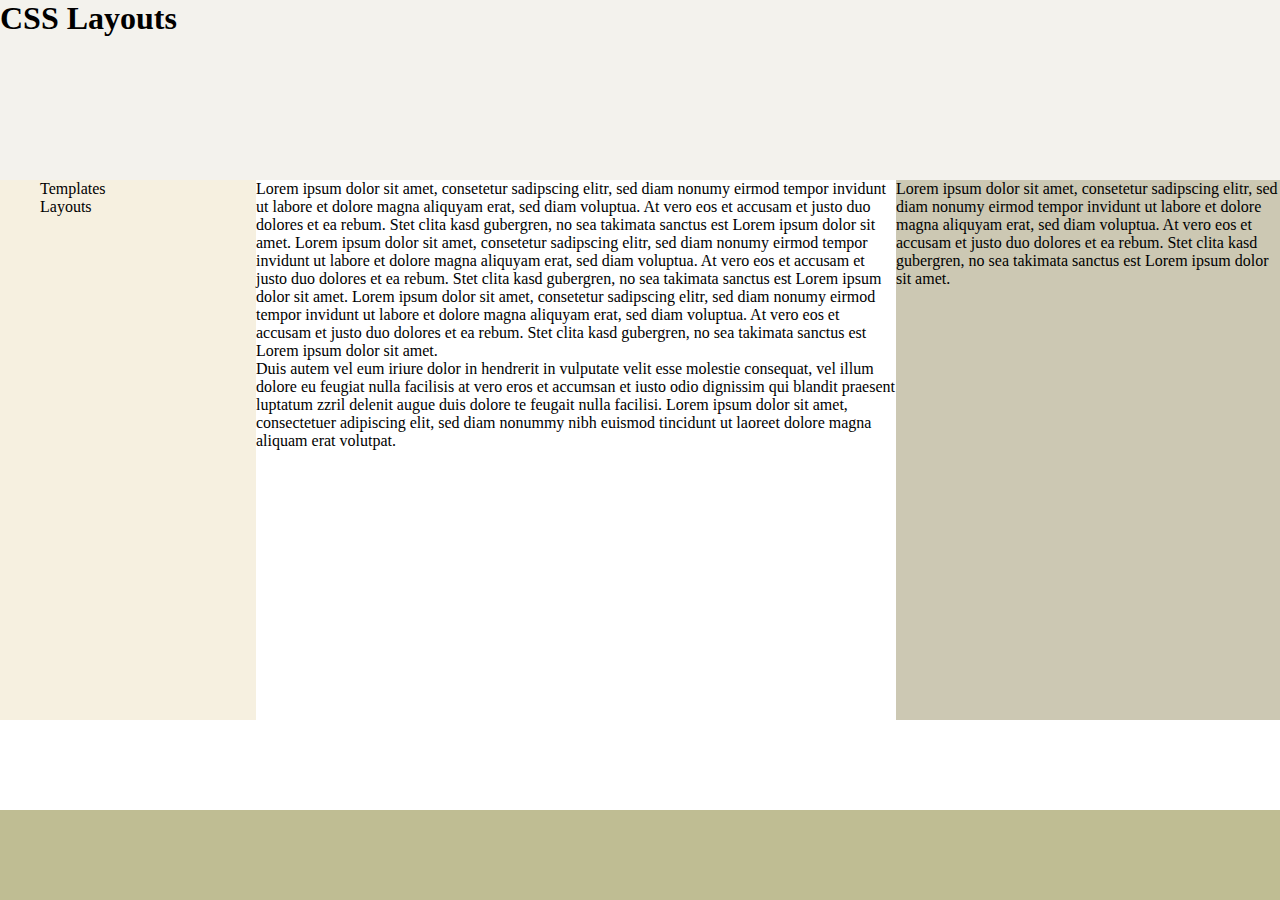
<file: layout-one/index.html>
<!DOCTYPE html>
<html lang="en">
<head>
    <meta charset="UTF-8">
    <meta name="viewport" content="width=device-width, initial-scale=1.0">
    <meta http-equiv="X-UA-Compatible" content="ie=edge">
    <title>Layout One</title>
    <link rel="stylesheet" href="css/style.css" />
</head>
<body>
    <header>
        <h1>CSS Layouts</h1>
    </header>
    <main>
        <nav>
            <ul>
                <li>Templates</li>
                <li>Layouts</li>
            </ul>
        </nav>
        <section>
            Lorem ipsum dolor sit amet, consetetur sadipscing elitr, sed diam nonumy eirmod tempor invidunt ut labore et dolore magna aliquyam erat, sed diam voluptua. At vero eos et accusam et justo duo dolores et ea rebum. Stet clita kasd gubergren, no sea takimata sanctus est Lorem ipsum dolor sit amet. Lorem ipsum dolor sit amet, consetetur sadipscing elitr, sed diam nonumy eirmod tempor invidunt ut labore et dolore magna aliquyam erat, sed diam voluptua. At vero eos et accusam et justo duo dolores et ea rebum. Stet clita kasd gubergren, no sea takimata sanctus est Lorem ipsum dolor sit amet. Lorem ipsum dolor sit amet, consetetur sadipscing elitr, sed diam nonumy eirmod tempor invidunt ut labore et dolore magna aliquyam erat, sed diam voluptua. At vero eos et accusam et justo duo dolores et ea rebum. Stet clita kasd gubergren, no sea takimata sanctus est Lorem ipsum dolor sit amet.
            <br>
            Duis autem vel eum iriure dolor in hendrerit in vulputate velit esse molestie consequat, vel illum dolore eu feugiat nulla facilisis at vero eros et accumsan et iusto odio dignissim qui blandit praesent luptatum zzril delenit augue duis dolore te feugait nulla facilisi. Lorem ipsum dolor sit amet, consectetuer adipiscing elit, sed diam nonummy nibh euismod tincidunt ut laoreet dolore magna aliquam erat volutpat.
        </section>
        <aside>
                Lorem ipsum dolor sit amet, consetetur sadipscing elitr, sed diam nonumy eirmod tempor invidunt ut labore et dolore magna aliquyam erat, sed diam voluptua. At vero eos et accusam et justo duo dolores et ea rebum. Stet clita kasd gubergren, no sea takimata sanctus est Lorem ipsum dolor sit amet.
        </aside>
    </main>
    <footer></footer>
</body>
</html>
</file>
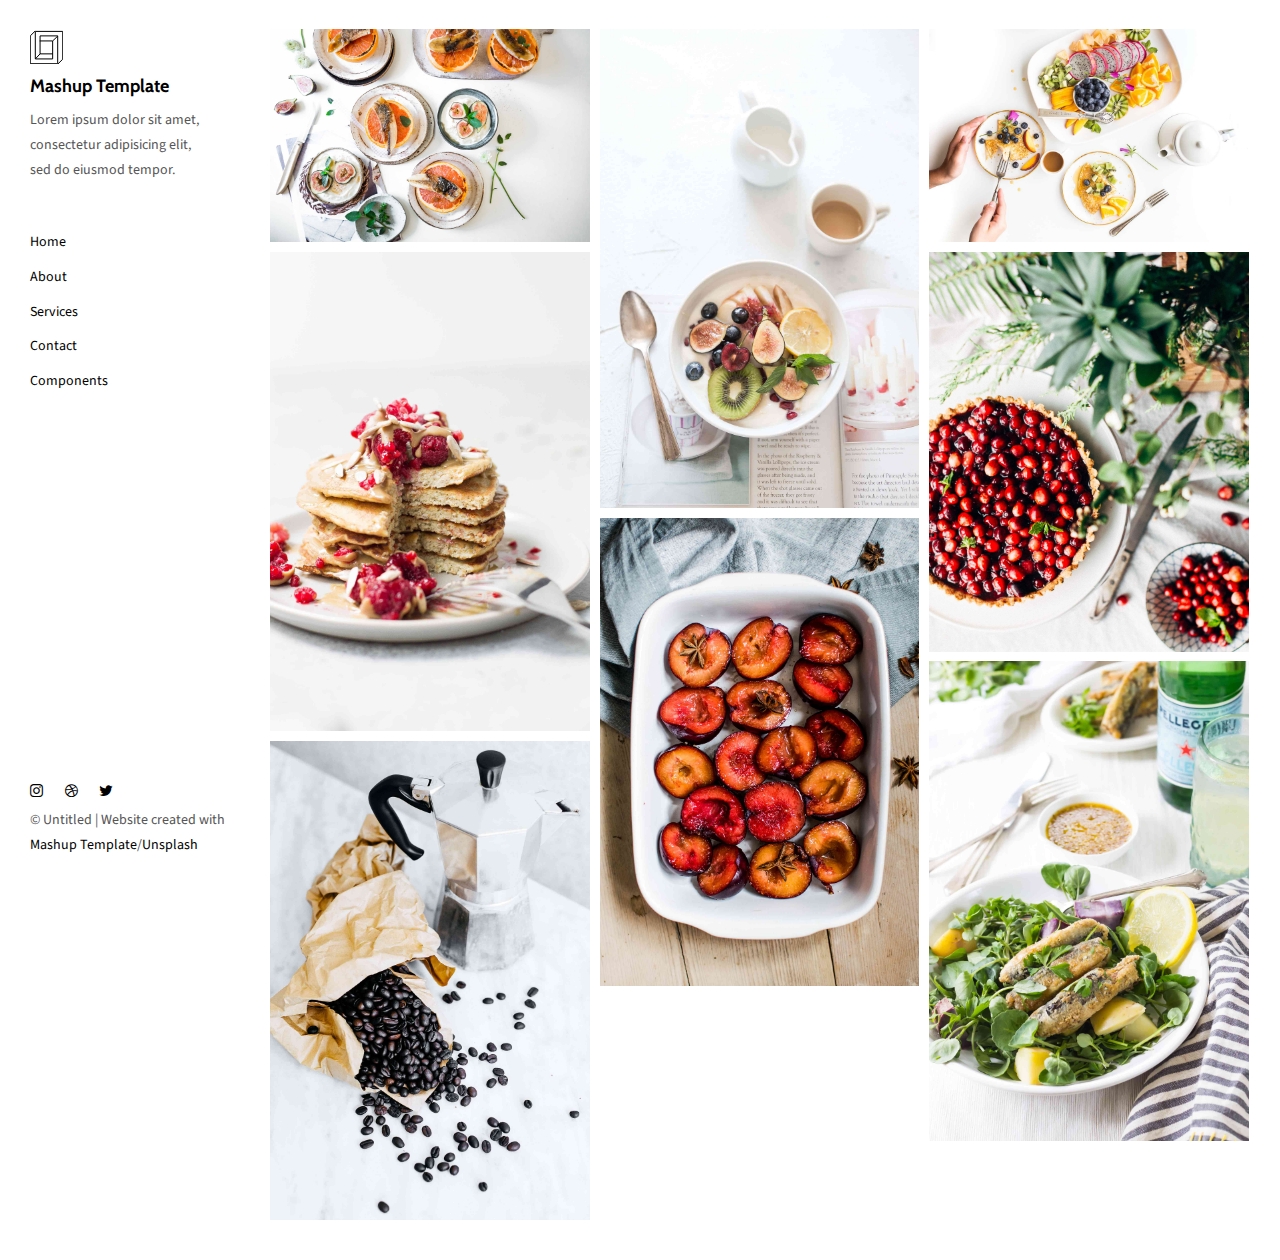
<file: savory/index.html>
<!DOCTYPE html>
<html lang="en">

<head>
  <meta charset="UTF-8">
  <meta content="IE=edge" http-equiv="X-UA-Compatible">
  <meta content="width=device-width,initial-scale=1" name="viewport">
  <meta content="Page description" name="description">
  <meta name="google" content="notranslate" />
  <meta content="Mashup templates have been developped by Orson.io team" name="author">

  <!-- Disable tap highlight on IE -->
  <meta name="msapplication-tap-highlight" content="no">
  
  <link href="./assets/apple-icon-180x180.png" rel="apple-touch-icon">
  <link href="./assets/favicon.ico" rel="icon">



  <title>Title page</title>  

<link href="./main.82cfd66e.css" rel="stylesheet"></head>

<body>

<!-- Add your content of header -->
<header class="">
  <div class="navbar navbar-default visible-xs">
    <button type="button" class="navbar-toggle collapsed">
      <span class="sr-only">Toggle navigation</span>
      <span class="icon-bar"></span>
      <span class="icon-bar"></span>
      <span class="icon-bar"></span>
    </button>
    <a href="./index.html" class="navbar-brand">Mashup Template</a>
  </div>

  <nav class="sidebar">
    <div class="navbar-collapse" id="navbar-collapse">
      <div class="site-header hidden-xs">
          <a class="site-brand" href="./index.html" title="">
            <img class="img-responsive site-logo" alt="" src="./assets/images/mashup-logo.svg">
            Mashup Template
          </a>
        <p>Lorem ipsum dolor sit amet, consectetur adipisicing elit, sed do eiusmod
        tempor.</p>
      </div>
      <ul class="nav">
        <li><a href="./index.html" title="">Home</a></li>
        <li><a href="./about.html" title="">About</a></li>
        <li><a href="./services.html" title="">Services</a></li>
        <li><a href="./contact.html" title="">Contact</a></li>
        <li><a href="./components.html" title="">Components</a></li>

      </ul>

      <nav class="nav-footer">
        <p class="nav-footer-social-buttons">
          <a class="fa-icon" href="https://www.instagram.com/" title="">
            <i class="fa fa-instagram"></i>
          </a>
          <a class="fa-icon" href="https://dribbble.com/" title="">
            <i class="fa fa-dribbble"></i>
          </a>
          <a class="fa-icon" href="https://twitter.com/" title="">
            <i class="fa fa-twitter"></i>
          </a>
        </p>
        <p>© Untitled | Website created with <a href="http://www.mashup-template.com/" title="Create website with free html template">Mashup Template</a>/<a href="https://www.unsplash.com/" title="Beautiful Free Images">Unsplash</a></p>
      </nav>  
    </div> 
  </nav>
</header>
<main class="" id="main-collapse">

<!-- Add your site or app content here -->
 
<div class="hero-full-wrapper">
  <div class="grid">
  <div class="gutter-sizer"></div>
    <div class="grid-sizer"></div>
    
    <div class="grid-item">
      <img class="img-responsive" alt="" src="./assets/images/img-12.jpg">
      <a href="./project.html" class="project-description">
        <div class="project-text-holder">
          <div class="project-text-inner">
            <h3>Vivamus vestibulum</h3>
            <p>Discover more</p>
          </div>
        </div>
      </a>
    </div>

    
    <div class="grid-item">
      <img class="img-responsive" alt="" src="./assets/images/img-05.jpg">
      <a href="./project.html" class="project-description">
        <div class="project-text-holder">
          <div class="project-text-inner">
            <h3>Vivamus vestibulum</h3>
            <p>Discover more</p>
          </div>
        </div>
      </a>
    </div>

    <div class="grid-item">
      <img class="img-responsive" alt="" src="./assets/images/img-13.jpg">
      <a href="./project.html" class="project-description">
        <div class="project-text-holder">
          <div class="project-text-inner">
            <h3>Vivamus vestibulum</h3>
            <p>Discover more</p>
          </div>
        </div>
      </a>
    </div>
    <div class="grid-item">
      <img class="img-responsive" alt="" src="./assets/images/img-04.jpg">
      <a href="./project.html" class="project-description">
        <div class="project-text-holder">
          <div class="project-text-inner">
            <h3>Vivamus vestibulum</h3>
            <p>Discover more</p>
          </div>
        </div>
      </a>
    </div>
    
    <div class="grid-item">
      <img class="img-responsive" alt="" src="./assets/images/img-07.jpg">
      <a href="./project.html" class="project-description">
        <div class="project-text-holder">
          <div class="project-text-inner">
            <h3>Vivamus vestibulum</h3>
            <p>Discover more</p>
          </div>
        </div>
      </a>
    </div>

    <div class="grid-item">
      <img class="img-responsive" alt="" src="./assets/images/img-11.jpg">
      <a href="./project.html" class="project-description">
        <div class="project-text-holder">
          <div class="project-text-inner">
            <h3>Vivamus vestibulum</h3>
            <p>Discover more</p>
          </div>
        </div>
      </a>
    </div>

    <div class="grid-item">
      <img class="img-responsive" alt="" src="./assets/images/img-10.jpg">
      <a href="./project.html" class="project-description">
        <div class="project-text-holder">
          <div class="project-text-inner">
            <h3>Vivamus vestibulum</h3>
            <p>Discover more</p>
          </div>
        </div>
      </a>
    </div>
    <div class="grid-item">
      <img class="img-responsive" alt="" src="./assets/images/img-03.jpg">
      <a href="./project.html" class="project-description">
        <div class="project-text-holder">
          <div class="project-text-inner">
            <h3>Vivamus vestibulum</h3>
            <p>Discover more</p>
          </div>
        </div>
      </a>
    </div>
    
  </div>
</div>


<script>
  document.addEventListener("DOMContentLoaded", function (event) {
     masonryBuild();
  });
</script>

</main>

<script>
document.addEventListener("DOMContentLoaded", function (event) {
  navbarToggleSidebar();
  navActivePage();
});
</script>

<!-- Google Analytics: change UA-XXXXX-X to be your site's ID 

<script>
  (function (i, s, o, g, r, a, m) {
    i['GoogleAnalyticsObject'] = r; i[r] = i[r] || function () {
      (i[r].q = i[r].q || []).push(arguments)
    }, i[r].l = 1 * new Date(); a = s.createElement(o),
      m = s.getElementsByTagName(o)[0]; a.async = 1; a.src = g; m.parentNode.insertBefore(a, m)
  })(window, document, 'script', '//www.google-analytics.com/analytics.js', 'ga');
  ga('create', 'UA-XXXXX-X', 'auto');
  ga('send', 'pageview');
</script>

--><script type="text/javascript" src="./main.85741bff.js"></script></body>

</html>
</file>
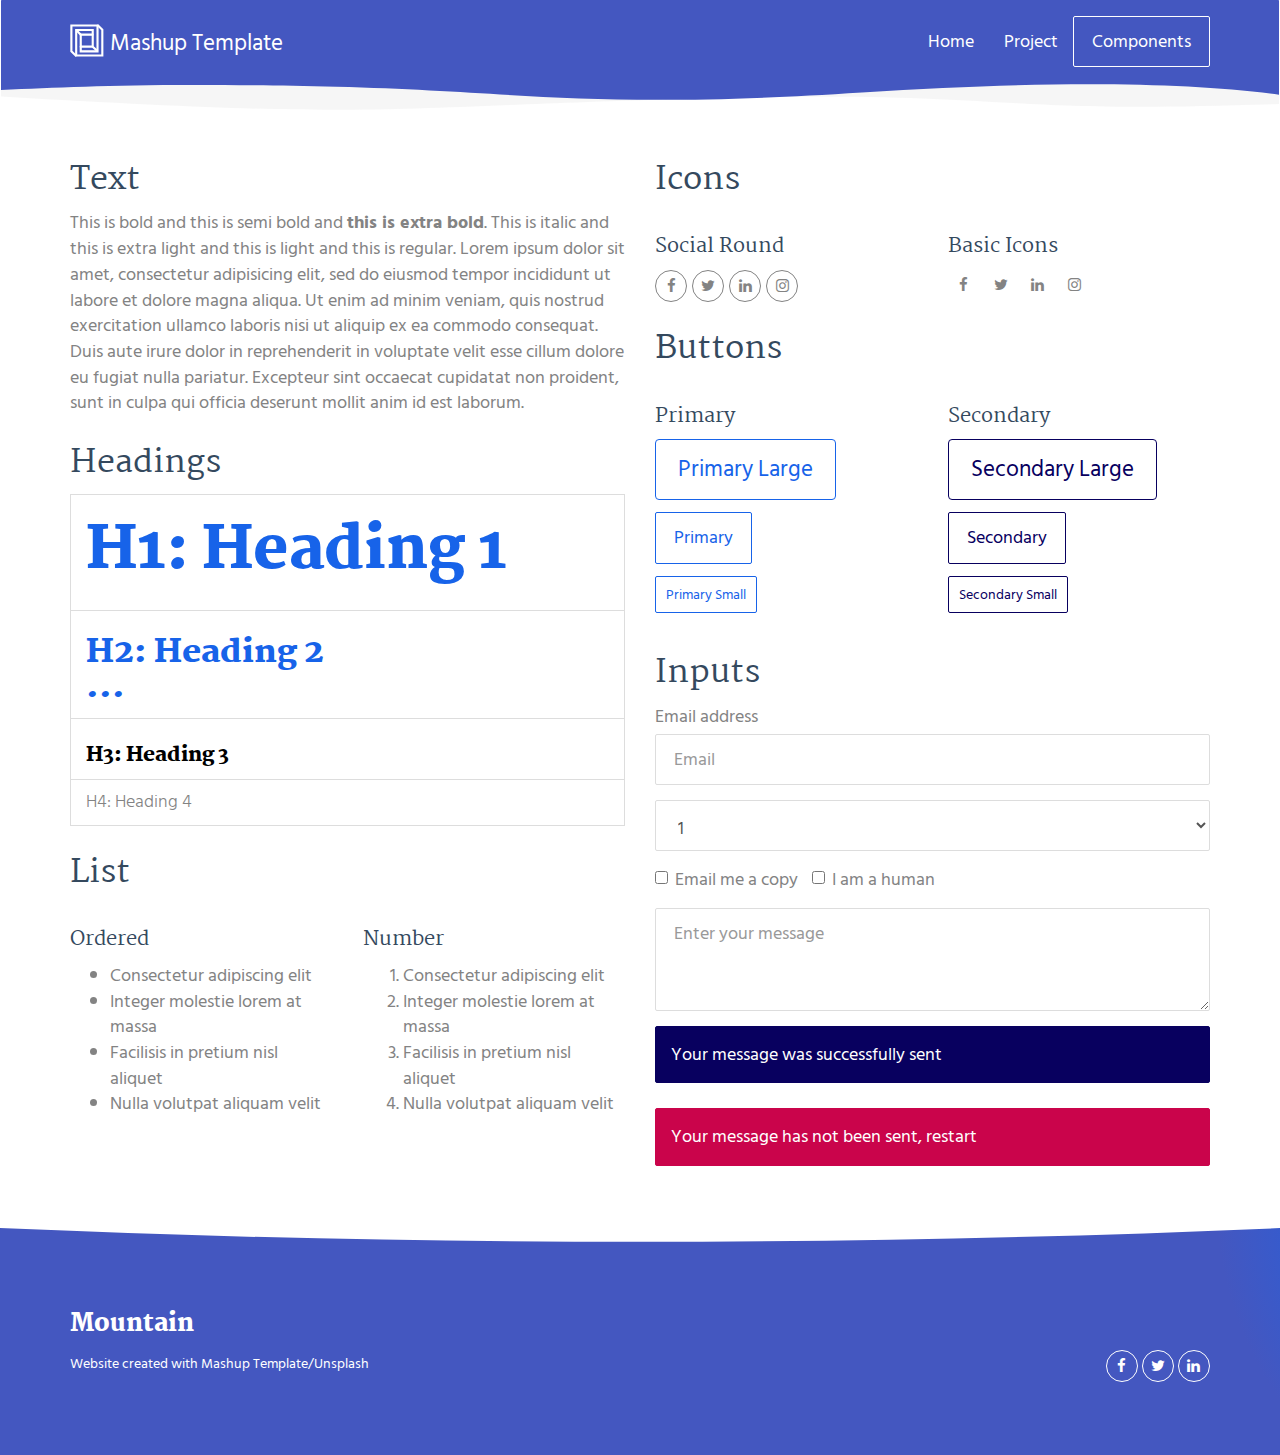
<file: mountain/components.html>
<!DOCTYPE html>
<html lang="en">

<head>
  <meta charset="UTF-8">
  <meta content="IE=edge" http-equiv="X-UA-Compatible">
  <meta content="width=device-width,initial-scale=1" name="viewport">
  <meta content="description" name="description">
  <meta name="google" content="notranslate" />
  <meta content="Mashup templates have been developped by Orson.io team" name="author">

  <!-- Disable tap highlight on IE -->
  <meta name="msapplication-tap-highlight" content="no">
  
  
  <link rel="apple-touch-icon" sizes="180x180" href="./assets/apple-icon-180x180.png">
  <link href="./assets/favicon.ico" rel="icon">

  <link href="" rel="stylesheet">


  <title>Title page</title>

<link href="./main.550dcf66.css" rel="stylesheet"></head>

<body> <!-- Add your content of header -->
<header>
  <nav class="navbar navbar-default active">
    <div class="container">
      <div class="navbar-header">
        <button type="button" class="navbar-toggle collapsed" data-toggle="collapse" data-target="#navbar-collapse" aria-expanded="false">
          <span class="sr-only">Toggle navigation</span>
          <span class="icon-bar"></span>
          <span class="icon-bar"></span>
          <span class="icon-bar"></span>
        </button>
        <a class="navbar-brand" href="./index.html" title="">
          <img src="./assets/images/mashup-icon.svg" class="navbar-logo-img" alt="">
          Mashup Template
        </a>
      </div>

      <div class="collapse navbar-collapse" id="navbar-collapse">
        <ul class="nav navbar-nav navbar-right">
          <li><a href="./index.html" title="">Home</a></li>
          <li><a href="./project.html" title="">Project</a></li>
          <li>
            <p>
              <a href="./components.html" class="btn btn-default navbar-btn" title="">Components</a>
            </p>
          </li>

        </ul>
      </div> 
    </div>
  </nav>
</header>

<!-- Add your site or app content here -->
  <div class="container">
    <div class="row">
      <div class="col-xs-12 col-md-6">

        <div class="template-example">
          <h2 class="template-title-example">Text</h2>
          <p>This is bold and this is semi bold and <b>this is extra bold</b>. This is italic and this is extra light and this is light
          and this is regular. Lorem ipsum dolor sit amet, consectetur adipisicing elit, sed do eiusmod
          tempor incididunt ut labore et dolore magna aliqua. Ut enim ad minim veniam,
          quis nostrud exercitation ullamco laboris nisi ut aliquip ex ea commodo
          consequat. Duis aute irure dolor in reprehenderit in voluptate velit esse
          cillum dolore eu fugiat nulla pariatur. Excepteur sint occaecat cupidatat non
          proident, sunt in culpa qui officia deserunt mollit anim id est laborum.
          </p>
        </div>

        <div class="template-example">
          <h2 class="template-title-example">Headings</h2>
          
          <table class="table table-bordered">
            <tr><td><h1>H1: Heading 1</h1></td></tr>
            <tr><td><h2>H2: Heading 2</h2></td></tr>
            <tr><td><h3>H3: Heading 3</h3></td></tr>
            <tr><td><h4>H4: Heading 4</h4></td></tr>
          </table>
        </div>

        <div class="template-example">
          <h2 class="template-title-example">List</h2>
          <div class="row">
            <div class="col-md-6">
              <h3 class="template-title-example">Ordered</h3>
              <ul>
                <li>Consectetur adipiscing elit</li>
                <li>Integer molestie lorem at massa</li>
                <li>Facilisis in pretium nisl aliquet</li>
                <li>Nulla volutpat aliquam velit</li>
              </ul>
            </div>
            <div class="col-md-6">
              <h3 class="template-title-example">Number</h3>
              <ol>
                <li>Consectetur adipiscing elit</li>
                <li>Integer molestie lorem at massa</li>
                <li>Facilisis in pretium nisl aliquet</li>
                <li>Nulla volutpat aliquam velit</li>
              </ol>
            </div>
          </div>
        </div>

        
      </div>

      <div class="col-xs-12 col-md-6">
        <div class="template-example">
          <h2 class="template-title-example">Icons</h2>
          
          <div class="row">
            <div class="col-md-6">
              <h3 class="template-title-example">Social Round</h2>
              <ul class="list-icons">
                <li>
                  <a href="" class="social-round-icon fa-icon">
                    <i class="fa fa-facebook"></i>
                  </a>
                </li>
                <li>
                  <a href="" class="social-round-icon fa-icon">
                    <i class="fa fa-twitter"></i>
                  </a>
                </li>
                <li>
                  <a href="" class="social-round-icon fa-icon">
                    <i class="fa fa-linkedin"></i>
                  </a>
                </li>
                <li>
                  <a href="" class="social-round-icon fa-icon">
                    <i class="fa fa-instagram"></i>
                  </a>
                </li>
              </ul>
            </div>
            <div class="col-md-6">
               <h3 class="template-title-example">Basic Icons</h2>
                <ul class="list-icons">
                  <li>
                    <span class="fa-icon">
                      <i class="fa fa-facebook"></i>
                    </span>
                  </li>
                  <li>
                    <span class="fa-icon">
                      <i class="fa fa-twitter"></i>
                    </span>
                  </li>
                  <li>
                    <span class="fa-icon">
                      <i class="fa fa-linkedin"></i>
                    </span>
                  </li>
                  <li>
                    <span class="fa-icon">
                      <i class="fa fa-instagram"></i>
                    </span>
                  </li>
                </ul>
            </div>

          </div>


          


        </div>

        <div class="template-example">
          <h2 class="template-title-example">Buttons</h2>
          <div class="row">
            <div class="col-md-6">
              <h3 class="template-title-example">Primary</h2>
              <div class="row">
                  <div class="col-md-6">
                  <p><a href="" class="btn btn-primary btn-lg">Primary Large</a></p>
                  <p><a href="" class="btn btn-primary">Primary </a></p>
                  <p><a href="" class="btn btn-primary btn-sm">Primary Small</a></p>
                </div>
              </div>

            </div>

            <div class="col-md-6">
              <h3 class="template-title-example">Secondary</h2>
              <div class="row">
                  <div class="col-md-6">
                  <p><a href="" class="btn btn-info btn-lg">Secondary Large</a></p>
                  <p><a href="" class="btn btn-info">Secondary </a></p>
                  <p><a href="" class="btn btn-info btn-sm">Secondary Small</a></p>
                </div>
              </div>
            </div>
          </div>
        </div>
        
        <div class="template-example">
          <h2 class="template-title-example">Inputs</h2>

            <div class="form-group">
              <label for="exampleInputEmail1">Email address</label>
              <input type="email" class="form-control" id="exampleInputEmail1" placeholder="Email">
            </div>

            <div class="form-group">
              <select class="form-control">
                <option>1</option>
                <option>2</option>
                <option>3</option>
                <option>4</option>
                <option>5</option>
              </select>
            </div>

            <div class="form-group">
              <label class="checkbox-inline">
                <input 
                type="checkbox" id="inlineCheckbox1" value="option1"> Email me a copy
              </label>
              <label class="checkbox-inline">
                <input type="checkbox" id="inlineCheckbox2" value="option2"> I am a human
              </label>
            </div>

            <div class="form-group">
              <textarea class="form-control" rows="3" placeholder="Enter your message"></textarea>
            </div>
            
            <div class="alert alert-success" role="alert">Your message was successfully sent</div>
            <div class="alert alert-danger" role="alert">Your message has not been sent, restart</div>
        </div>




      </div>
    </div>
  </div>

<footer class="footer-container white-text-container">
  <div class="container">
    <div class="row">

     
      <div class="col-xs-12">
        <h3>Mountain</h3>

        <div class="row">
          <div class="col-xs-12 col-sm-7">
            <p><small>Website created with <a href="http://www.mashup-template.com/" title="Create website with free html template">Mashup Template</a>/<a href="https://www.unsplash.com/" title="Beautiful Free Images">Unsplash</a></small>
            </p>
          </div>
          <div class="col-xs-12 col-sm-5">
            <p class="text-right">
              <a href="https://facebook.com/" class="social-round-icon white-round-icon fa-icon" title="">
                <i class="fa fa-facebook" aria-hidden="true"></i>
              </a>
              <a href="https://twitter.com/" class="social-round-icon white-round-icon fa-icon" title="">
                <i class="fa fa-twitter" aria-hidden="true"></i>
              </a>
              <a href="https://www.linkedin.com/" class="social-round-icon white-round-icon fa-icon" title="">
                <i class="fa fa-linkedin" aria-hidden="true"></i>
              </a>
            </p>
          </div>
        </div>
        
        
      </div>
    </div>
  </div>
</footer>

<script>
  document.addEventListener("DOMContentLoaded", function (event) {
    navActivePage();
    scrollRevelation('.reveal');
  });
</script>

<!-- Google Analytics: change UA-XXXXX-X to be your site's ID 

<script>
  (function (i, s, o, g, r, a, m) {
    i['GoogleAnalyticsObject'] = r; i[r] = i[r] || function () {
      (i[r].q = i[r].q || []).push(arguments)
    }, i[r].l = 1 * new Date(); a = s.createElement(o),
      m = s.getElementsByTagName(o)[0]; a.async = 1; a.src = g; m.parentNode.insertBefore(a, m)
  })(window, document, 'script', '//www.google-analytics.com/analytics.js', 'ga');
  ga('create', 'UA-XXXXX-X', 'auto');
  ga('send', 'pageview');
</script>

--> <script type="text/javascript" src="./main.0cf8b554.js"></script></body>

</html>
</file>
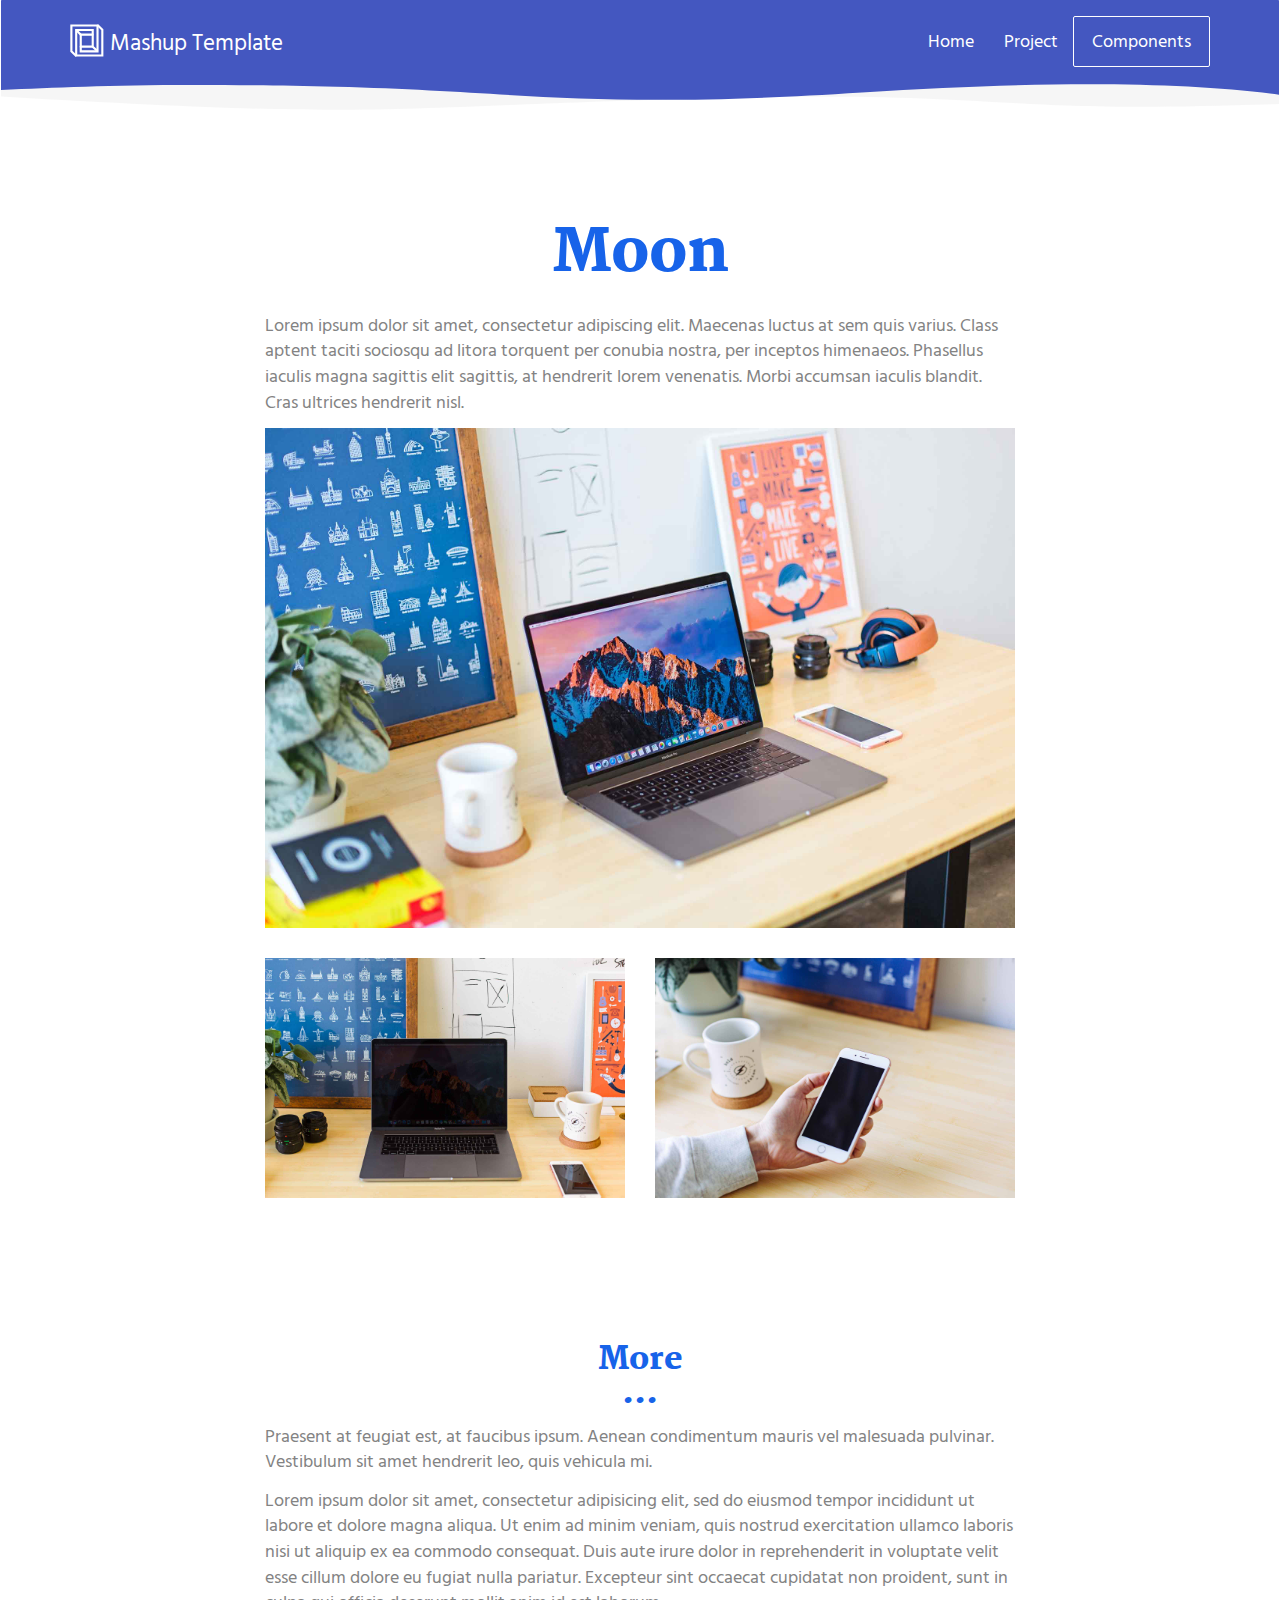
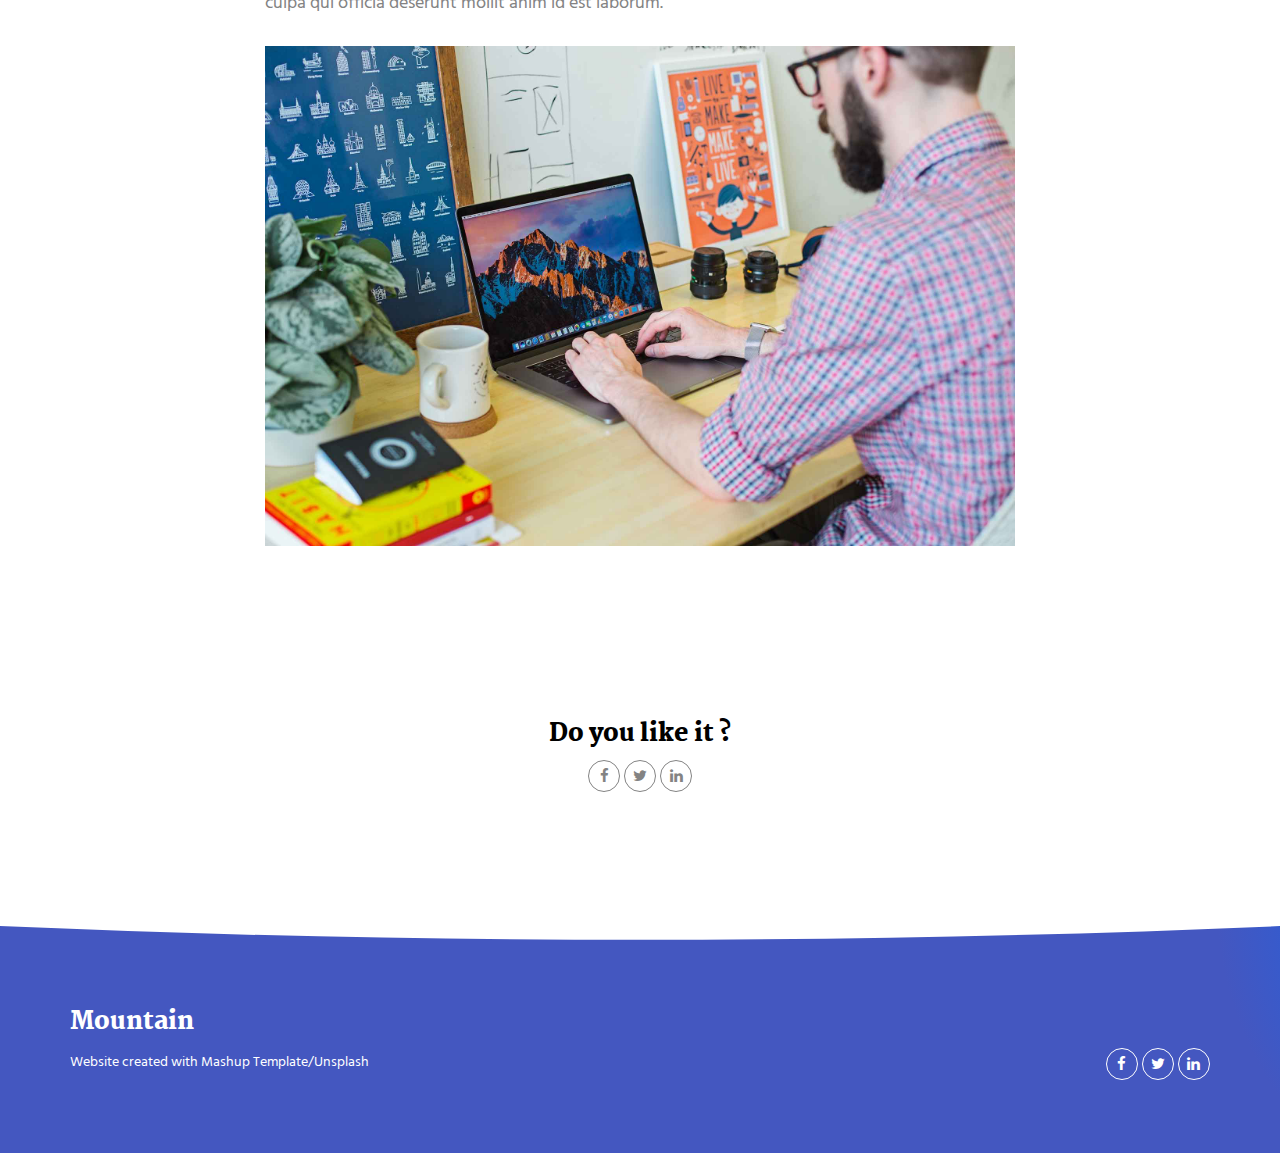
<file: mountain/project.html>
<!DOCTYPE html>
<html lang="en">

<head>
  <meta charset="UTF-8">
  <meta content="IE=edge" http-equiv="X-UA-Compatible">
  <meta content="width=device-width,initial-scale=1" name="viewport">
  <meta content="description" name="description">
  <meta name="google" content="notranslate" />
  <meta content="Mashup templates have been developped by Orson.io team" name="author">

  <!-- Disable tap highlight on IE -->
  <meta name="msapplication-tap-highlight" content="no">
  
  
  <link rel="apple-touch-icon" sizes="180x180" href="./assets/apple-icon-180x180.png">
  <link href="./assets/favicon.ico" rel="icon">

  <link href="" rel="stylesheet">


  <title>Title page</title>

<link href="./main.550dcf66.css" rel="stylesheet"></head>

<body> <!-- Add your content of header -->
<header>
  <nav class="navbar navbar-default active">
    <div class="container">
      <div class="navbar-header">
        <button type="button" class="navbar-toggle collapsed" data-toggle="collapse" data-target="#navbar-collapse" aria-expanded="false">
          <span class="sr-only">Toggle navigation</span>
          <span class="icon-bar"></span>
          <span class="icon-bar"></span>
          <span class="icon-bar"></span>
        </button>
        <a class="navbar-brand" href="./index.html" title="">
          <img src="./assets/images/mashup-icon.svg" class="navbar-logo-img" alt="">
          Mashup Template
        </a>
      </div>

      <div class="collapse navbar-collapse" id="navbar-collapse">
        <ul class="nav navbar-nav navbar-right">
          <li><a href="./index.html" title="">Home</a></li>
          <li><a href="./project.html" title="">Project</a></li>
          <li>
            <p>
              <a href="./components.html" class="btn btn-default navbar-btn" title="">Components</a>
            </p>
          </li>

        </ul>
      </div> 
    </div>
  </nav>
</header>

<div class="section-container">
    <div class="container">
      <div class="row">
        <div class="col-xs-12 col-md-8 col-md-offset-2">
          <h1 class="text-center">Moon</h1>
          <p>Lorem ipsum dolor sit amet, consectetur adipiscing elit. Maecenas luctus at sem quis varius. 
          Class aptent taciti sociosqu ad litora torquent per conubia nostra, per inceptos himenaeos. Phasellus iaculis magna sagittis elit sagittis, at hendrerit lorem venenatis. Morbi accumsan iaculis blandit. Cras ultrices hendrerit nisl.</p>
          
          <div class="section-container-spacer">
            <img src="./assets/images/img-06.jpg" alt="" class="img-responsive reveal-content" data-action="zoom">
          </div>

          <div class="row">
            <div class="col-xs-6">
              <img src="./assets/images/img-04.jpg" alt="" class="img-responsive reveal-content" data-action="zoom">
            </div>
            <div class="col-xs-6">
              <img src="./assets/images/img-07.jpg" alt="" class="img-responsive reveal-content" data-action="zoom">
            </div>
          </div>
       </div>
      </div>
    </div>
  </div>

  <div class="section-container">
    <div class="container">
      <div class="row section-container-spacer">
        <div class="col-xs-12 col-md-8 col-md-offset-2">
          <h2 class="text-center">More</h2>
          <div class="section-container-spacer">
            <p>Praesent at feugiat est, at faucibus ipsum. Aenean condimentum mauris vel malesuada pulvinar. Vestibulum sit amet hendrerit leo, quis vehicula mi.</p>
            <p>Lorem ipsum dolor sit amet, consectetur adipisicing elit, sed do eiusmod
            tempor incididunt ut labore et dolore magna aliqua. Ut enim ad minim veniam,
            quis nostrud exercitation ullamco laboris nisi ut aliquip ex ea commodo
            consequat. Duis aute irure dolor in reprehenderit in voluptate velit esse
            cillum dolore eu fugiat nulla pariatur. Excepteur sint occaecat cupidatat non
            proident, sunt in culpa qui officia deserunt mollit anim id est laborum.</p>
          </div>  
          <img src="./assets/images/img-05.jpg" alt="" class="img-responsive reveal-content" data-action="zoom">
        </div>  
      </div>
    </div>
  </div>

  <div class="section-container">
    <div class="container text-center">
      <div class="row section-container-spacer">
        <div class="col-xs-12 col-md-12">
          
          <h3>Do you like it ?</h3>
          <p>
            <a href="https://facebook.com/" class="social-round-icon fa-icon" title="">
              <i class="fa fa-facebook" aria-hidden="true"></i>
            </a>
            <a href="https://twitter.com/" class="social-round-icon fa-icon" title="">
              <i class="fa fa-twitter" aria-hidden="true"></i>
            </a>
            <a href="https://www.linkedin.com/" class="social-round-icon fa-icon" title="">
              <i class="fa fa-linkedin" aria-hidden="true"></i>
            </a>
          </p>
        </div>  
      </div>
    
    </div>
  </div>

<footer class="footer-container white-text-container">
  <div class="container">
    <div class="row">

     
      <div class="col-xs-12">
        <h3>Mountain</h3>

        <div class="row">
          <div class="col-xs-12 col-sm-7">
            <p><small>Website created with <a href="http://www.mashup-template.com/" title="Create website with free html template">Mashup Template</a>/<a href="https://www.unsplash.com/" title="Beautiful Free Images">Unsplash</a></small>
            </p>
          </div>
          <div class="col-xs-12 col-sm-5">
            <p class="text-right">
              <a href="https://facebook.com/" class="social-round-icon white-round-icon fa-icon" title="">
                <i class="fa fa-facebook" aria-hidden="true"></i>
              </a>
              <a href="https://twitter.com/" class="social-round-icon white-round-icon fa-icon" title="">
                <i class="fa fa-twitter" aria-hidden="true"></i>
              </a>
              <a href="https://www.linkedin.com/" class="social-round-icon white-round-icon fa-icon" title="">
                <i class="fa fa-linkedin" aria-hidden="true"></i>
              </a>
            </p>
          </div>
        </div>
        
        
      </div>
    </div>
  </div>
</footer>

<script>
  document.addEventListener("DOMContentLoaded", function (event) {
    navActivePage();
    scrollRevelation('.reveal');
  });
</script>

<!-- Google Analytics: change UA-XXXXX-X to be your site's ID 

<script>
  (function (i, s, o, g, r, a, m) {
    i['GoogleAnalyticsObject'] = r; i[r] = i[r] || function () {
      (i[r].q = i[r].q || []).push(arguments)
    }, i[r].l = 1 * new Date(); a = s.createElement(o),
      m = s.getElementsByTagName(o)[0]; a.async = 1; a.src = g; m.parentNode.insertBefore(a, m)
  })(window, document, 'script', '//www.google-analytics.com/analytics.js', 'ga');
  ga('create', 'UA-XXXXX-X', 'auto');
  ga('send', 'pageview');
</script>

--> <script type="text/javascript" src="./main.0cf8b554.js"></script></body>

</html>
</file>
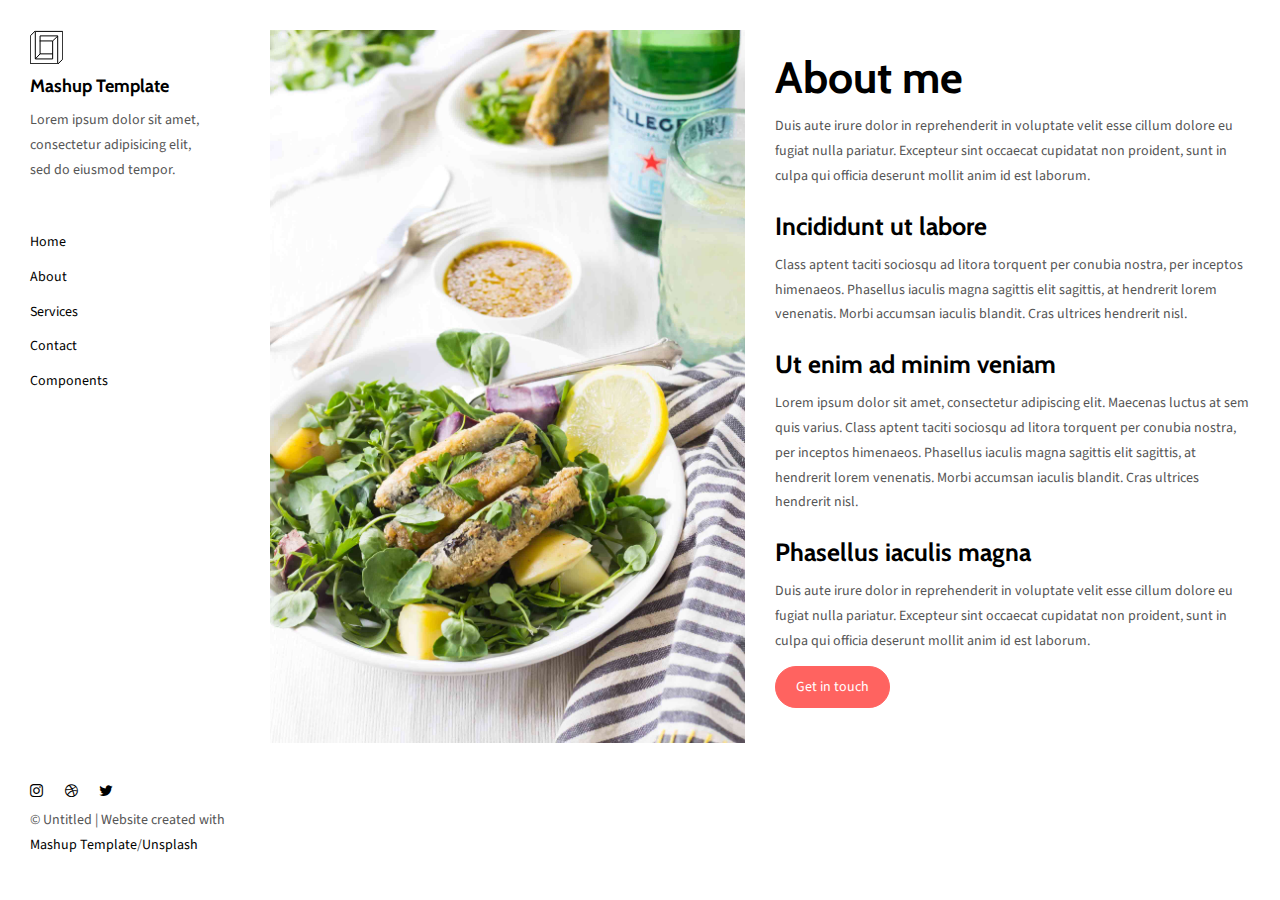
<file: savory/about.html>
<!DOCTYPE html>
<html lang="en">

<head>
  <meta charset="UTF-8">
  <meta content="IE=edge" http-equiv="X-UA-Compatible">
  <meta content="width=device-width,initial-scale=1" name="viewport">
  <meta content="description" name="description">
  <meta name="google" content="notranslate" />
  <meta content="Mashup templates have been developped by Orson.io team" name="author">

  <!-- Disable tap highlight on IE -->
  <meta name="msapplication-tap-highlight" content="no">
  
  <link href="./assets/apple-icon-180x180.png" rel="apple-touch-icon">
  <link href="./assets/favicon.ico" rel="icon">



  <title>Title page</title>  

<link href="./main.82cfd66e.css" rel="stylesheet"></head>

<body>

 <!-- Add your content of header -->
<header class="">
  <div class="navbar navbar-default visible-xs">
    <button type="button" class="navbar-toggle collapsed">
      <span class="sr-only">Toggle navigation</span>
      <span class="icon-bar"></span>
      <span class="icon-bar"></span>
      <span class="icon-bar"></span>
    </button>
    <a href="./index.html" class="navbar-brand">Mashup Template</a>
  </div>

  <nav class="sidebar">
    <div class="navbar-collapse" id="navbar-collapse">
      <div class="site-header hidden-xs">
          <a class="site-brand" href="./index.html" title="">
            <img class="img-responsive site-logo" alt="" src="./assets/images/mashup-logo.svg">
            Mashup Template
          </a>
        <p>Lorem ipsum dolor sit amet, consectetur adipisicing elit, sed do eiusmod
        tempor.</p>
      </div>
      <ul class="nav">
        <li><a href="./index.html" title="">Home</a></li>
        <li><a href="./about.html" title="">About</a></li>
        <li><a href="./services.html" title="">Services</a></li>
        <li><a href="./contact.html" title="">Contact</a></li>
        <li><a href="./components.html" title="">Components</a></li>

      </ul>

      <nav class="nav-footer">
        <p class="nav-footer-social-buttons">
          <a class="fa-icon" href="https://www.instagram.com/" title="">
            <i class="fa fa-instagram"></i>
          </a>
          <a class="fa-icon" href="https://dribbble.com/" title="">
            <i class="fa fa-dribbble"></i>
          </a>
          <a class="fa-icon" href="https://twitter.com/" title="">
            <i class="fa fa-twitter"></i>
          </a>
        </p>
        <p>© Untitled | Website created with <a href="http://www.mashup-template.com/" title="Create website with free html template">Mashup Template</a>/<a href="https://www.unsplash.com/" title="Beautiful Free Images">Unsplash</a></p>
      </nav>  
    </div> 
  </nav>
</header>
<main class="" id="main-collapse">


<div class="row">
  <div class="col-xs-12 col-md-6">
    <img class="img-responsive" alt="" src="./assets/images/img-10.jpg">
  </div>
  <div class="col-xs-12 col-md-6">
    <h1>About me</h1>
    
    <p>Duis aute irure dolor in reprehenderit in voluptate velit esse
    cillum dolore eu fugiat nulla pariatur. Excepteur sint occaecat cupidatat non
    proident, sunt in culpa qui officia deserunt mollit anim id est laborum.</p>
    
    <h3>Incididunt ut labore </h3>

    <p>Class aptent taciti sociosqu ad litora torquent per conubia nostra, per inceptos himenaeos. Phasellus iaculis magna sagittis elit sagittis, at hendrerit lorem venenatis. Morbi accumsan iaculis blandit. Cras ultrices hendrerit nisl.</p>

    <h3>Ut enim ad minim veniam </h3>
    
    <p>Lorem ipsum dolor sit amet, consectetur adipiscing elit. Maecenas luctus at sem quis varius. 
    Class aptent taciti sociosqu ad litora torquent per conubia nostra, per inceptos himenaeos. Phasellus iaculis magna sagittis elit sagittis, at hendrerit lorem venenatis. Morbi accumsan iaculis blandit. Cras ultrices hendrerit nisl.</p>
    <h3>Phasellus iaculis magna </h3>
    <p>Duis aute irure dolor in reprehenderit in voluptate velit esse
    cillum dolore eu fugiat nulla pariatur. Excepteur sint occaecat cupidatat non
    proident, sunt in culpa qui officia deserunt mollit anim id est laborum.</p>
    
    <a href="contact.html" class="btn btn-primary" title=""> Get in touch</a>
 </div>
</div>
    
</main>

<script>
document.addEventListener("DOMContentLoaded", function (event) {
  navbarToggleSidebar();
  navActivePage();
});
</script>

<!-- Google Analytics: change UA-XXXXX-X to be your site's ID 

<script>
  (function (i, s, o, g, r, a, m) {
    i['GoogleAnalyticsObject'] = r; i[r] = i[r] || function () {
      (i[r].q = i[r].q || []).push(arguments)
    }, i[r].l = 1 * new Date(); a = s.createElement(o),
      m = s.getElementsByTagName(o)[0]; a.async = 1; a.src = g; m.parentNode.insertBefore(a, m)
  })(window, document, 'script', '//www.google-analytics.com/analytics.js', 'ga');
  ga('create', 'UA-XXXXX-X', 'auto');
  ga('send', 'pageview');
</script>

--> <script type="text/javascript" src="./main.85741bff.js"></script></body>

</html>
</file>
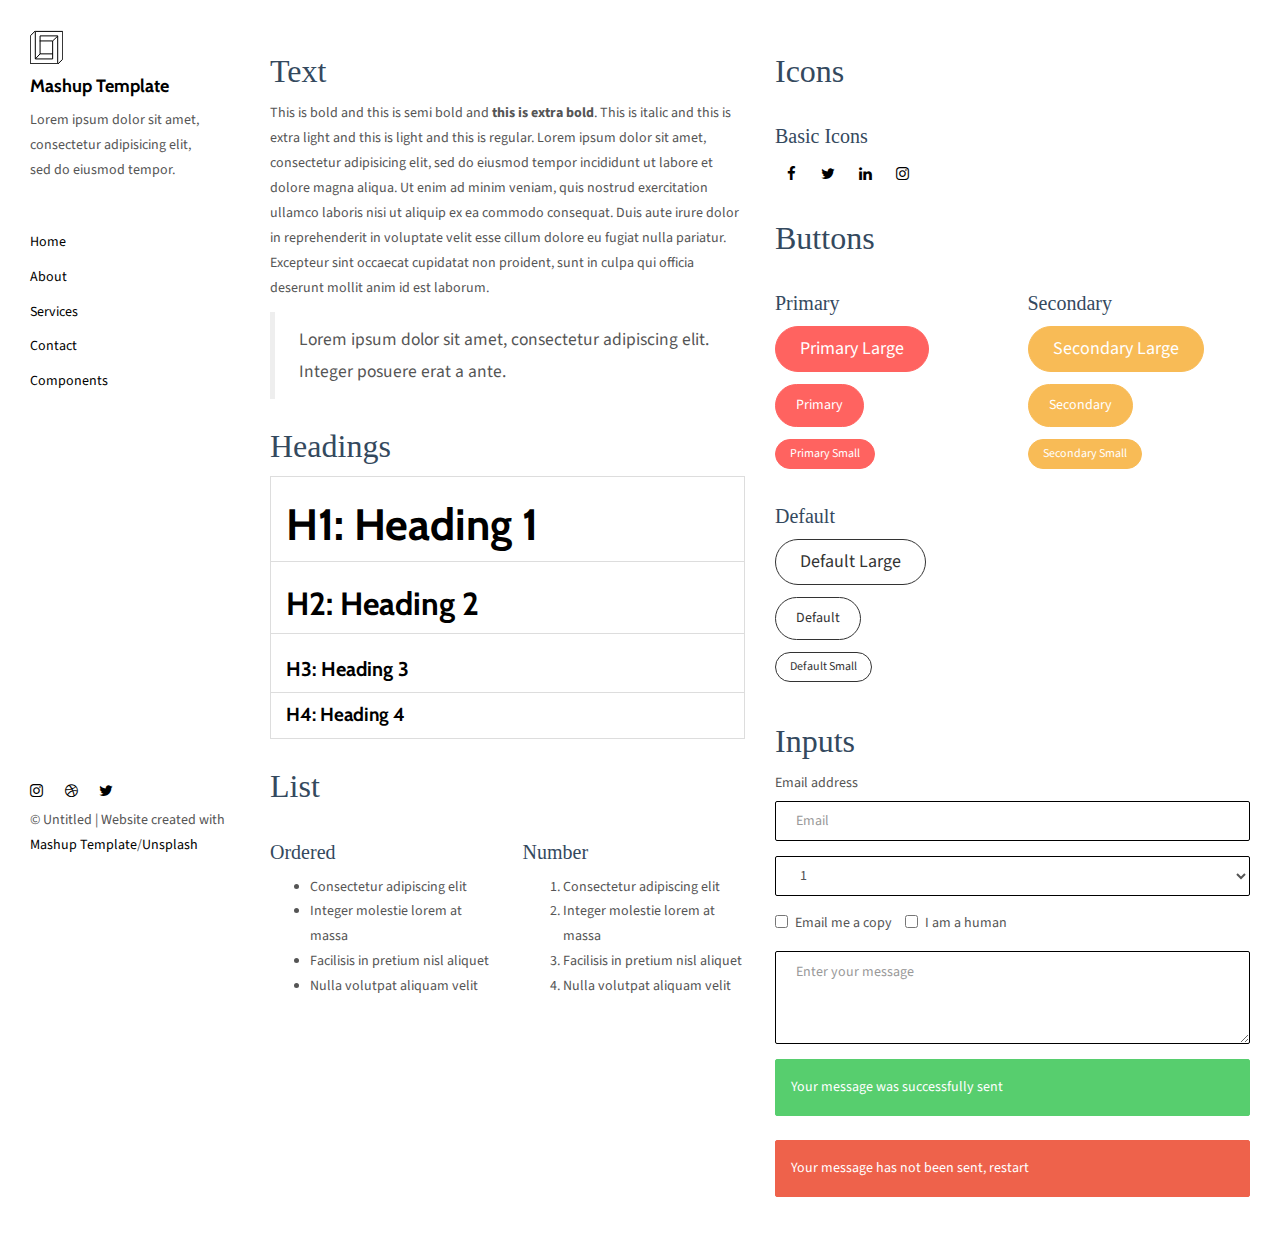
<file: savory/components.html>
<!DOCTYPE html>
<html lang="en">

<head>
  <meta charset="UTF-8">
  <meta content="IE=edge" http-equiv="X-UA-Compatible">
  <meta content="width=device-width,initial-scale=1" name="viewport">
  <meta content="description" name="description">
  <meta name="google" content="notranslate" />
  <meta content="Mashup templates have been developped by Orson.io team" name="author">

  <!-- Disable tap highlight on IE -->
  <meta name="msapplication-tap-highlight" content="no">
  
  <link href="./assets/apple-icon-180x180.png" rel="apple-touch-icon">
  <link href="./assets/favicon.ico" rel="icon">



  <title>Title page</title>  

<link href="./main.82cfd66e.css" rel="stylesheet"></head>

<body>

 <!-- Add your content of header -->
<header class="">
  <div class="navbar navbar-default visible-xs">
    <button type="button" class="navbar-toggle collapsed">
      <span class="sr-only">Toggle navigation</span>
      <span class="icon-bar"></span>
      <span class="icon-bar"></span>
      <span class="icon-bar"></span>
    </button>
    <a href="./index.html" class="navbar-brand">Mashup Template</a>
  </div>

  <nav class="sidebar">
    <div class="navbar-collapse" id="navbar-collapse">
      <div class="site-header hidden-xs">
          <a class="site-brand" href="./index.html" title="">
            <img class="img-responsive site-logo" alt="" src="./assets/images/mashup-logo.svg">
            Mashup Template
          </a>
        <p>Lorem ipsum dolor sit amet, consectetur adipisicing elit, sed do eiusmod
        tempor.</p>
      </div>
      <ul class="nav">
        <li><a href="./index.html" title="">Home</a></li>
        <li><a href="./about.html" title="">About</a></li>
        <li><a href="./services.html" title="">Services</a></li>
        <li><a href="./contact.html" title="">Contact</a></li>
        <li><a href="./components.html" title="">Components</a></li>

      </ul>

      <nav class="nav-footer">
        <p class="nav-footer-social-buttons">
          <a class="fa-icon" href="https://www.instagram.com/" title="">
            <i class="fa fa-instagram"></i>
          </a>
          <a class="fa-icon" href="https://dribbble.com/" title="">
            <i class="fa fa-dribbble"></i>
          </a>
          <a class="fa-icon" href="https://twitter.com/" title="">
            <i class="fa fa-twitter"></i>
          </a>
        </p>
        <p>© Untitled | Website created with <a href="http://www.mashup-template.com/" title="Create website with free html template">Mashup Template</a>/<a href="https://www.unsplash.com/" title="Beautiful Free Images">Unsplash</a></p>
      </nav>  
    </div> 
  </nav>
</header>
<main class="" id="main-collapse">


<!-- Add your site or app content here -->

    <div class="row">
      <div class="col-xs-12 col-md-6">

        <div class="template-example">
          <h2 class="template-title-example">Text</h2>
          <p>This is bold and this is semi bold and <b>this is extra bold</b>. This is italic and this is extra light and this is light
          and this is regular. Lorem ipsum dolor sit amet, consectetur adipisicing elit, sed do eiusmod
          tempor incididunt ut labore et dolore magna aliqua. Ut enim ad minim veniam,
          quis nostrud exercitation ullamco laboris nisi ut aliquip ex ea commodo
          consequat. Duis aute irure dolor in reprehenderit in voluptate velit esse
          cillum dolore eu fugiat nulla pariatur. Excepteur sint occaecat cupidatat non
          proident, sunt in culpa qui officia deserunt mollit anim id est laborum.

          <blockquote>
            <p>Lorem ipsum dolor sit amet, consectetur adipiscing elit. Integer posuere erat a ante.</p>
          </blockquote>
          
          </p>
        </div>

        <div class="template-example">
          <h2 class="template-title-example">Headings</h2>
          
          <table class="table table-bordered">
            <tr><td><h1>H1: Heading 1</h1></td></tr>
            <tr><td><h2>H2: Heading 2</h2></td></tr>
            <tr><td><h3>H3: Heading 3</h3></td></tr>
            <tr><td><h4>H4: Heading 4</h4></td></tr>
          </table>
          
        </div>

        
        <div class="template-example">
          <h2 class="template-title-example">List</h2>
          <div class="row">
            <div class="col-md-6">
              <h3 class="template-title-example">Ordered</h3>
              <ul>
                <li>Consectetur adipiscing elit</li>
                <li>Integer molestie lorem at massa</li>
                <li>Facilisis in pretium nisl aliquet</li>
                <li>Nulla volutpat aliquam velit</li>
              </ul>
            </div>
            <div class="col-md-6">
              <h3 class="template-title-example">Number</h3>
              <ol>
                <li>Consectetur adipiscing elit</li>
                <li>Integer molestie lorem at massa</li>
                <li>Facilisis in pretium nisl aliquet</li>
                <li>Nulla volutpat aliquam velit</li>
              </ol>
            </div>
          </div>
        </div>
        

        
      </div>

      <div class="col-xs-12 col-md-6">
        <div class="template-example">
          <h2 class="template-title-example">Icons</h2>
          
          <div class="row">
            
            <div class="col-md-6">
               <h3 class="template-title-example">Basic Icons</h2>
                <ul class="list-icons">
                  <li>
                    <span class="fa-icon">
                      <i class="fa fa-facebook"></i>
                    </span>
                  </li>
                  <li>
                    <span class="fa-icon">
                      <i class="fa fa-twitter"></i>
                    </span>
                  </li>
                  <li>
                    <span class="fa-icon">
                      <i class="fa fa-linkedin"></i>
                    </span>
                  </li>
                  <li>
                    <span class="fa-icon">
                      <i class="fa fa-instagram"></i>
                    </span>
                  </li>
                </ul>
            </div>

          </div>


          


        </div>

        <div class="template-example">
          <h2 class="template-title-example">Buttons</h2>
          <div class="row">
            <div class="col-md-6">
              <h3 class="template-title-example">Primary</h2>
              <div class="row">
                  <div class="col-md-6">
                  <p><a href="" class="btn btn-primary btn-lg">Primary Large</a></p>
                  <p><a href="" class="btn btn-primary">Primary </a></p>
                  <p><a href="" class="btn btn-primary btn-sm">Primary Small</a></p>
                </div>
              </div>

              <h3 class="template-title-example">Default</h2>
              <div class="row">
                  <div class="col-md-6">
                  <p><a href="" class="btn btn-default btn-lg">Default Large</a></p>
                  <p><a href="" class="btn btn-default">Default </a></p>
                  <p><a href="" class="btn btn-default btn-sm">Default Small</a></p>
                </div>
              </div>

            </div>

            <div class="col-md-6">
              <h3 class="template-title-example">Secondary</h2>
              <div class="row">
                  <div class="col-md-6">
                  <p><a href="" class="btn btn-info btn-lg">Secondary Large</a></p>
                  <p><a href="" class="btn btn-info">Secondary </a></p>
                  <p><a href="" class="btn btn-info btn-sm">Secondary Small</a></p>
                </div>
              </div>
            </div>
          </div>
        </div>
        
        <div class="template-example">
          <h2 class="template-title-example">Inputs</h2>

            <div class="form-group">
              <label for="exampleInputEmail1">Email address</label>
              <input type="email" class="form-control" id="exampleInputEmail1" placeholder="Email">
            </div>

            <div class="form-group">
              <select class="form-control">
                <option>1</option>
                <option>2</option>
                <option>3</option>
                <option>4</option>
                <option>5</option>
              </select>
            </div>

            <div class="form-group">
              <label class="checkbox-inline">
                <input 
                type="checkbox" id="inlineCheckbox1" value="option1"> Email me a copy
              </label>
              <label class="checkbox-inline">
                <input type="checkbox" id="inlineCheckbox2" value="option2"> I am a human
              </label>
            </div>

            <div class="form-group">
              <textarea class="form-control" rows="3" placeholder="Enter your message"></textarea>
            </div>
            
            <div class="alert alert-success" role="alert">Your message was successfully sent</div>
            <div class="alert alert-danger" role="alert">Your message has not been sent, restart</div>
        </div>




      </div>
    </div>
 

</main>

<script>
document.addEventListener("DOMContentLoaded", function (event) {
  navbarToggleSidebar();
  navActivePage();
});
</script>

<!-- Google Analytics: change UA-XXXXX-X to be your site's ID 

<script>
  (function (i, s, o, g, r, a, m) {
    i['GoogleAnalyticsObject'] = r; i[r] = i[r] || function () {
      (i[r].q = i[r].q || []).push(arguments)
    }, i[r].l = 1 * new Date(); a = s.createElement(o),
      m = s.getElementsByTagName(o)[0]; a.async = 1; a.src = g; m.parentNode.insertBefore(a, m)
  })(window, document, 'script', '//www.google-analytics.com/analytics.js', 'ga');
  ga('create', 'UA-XXXXX-X', 'auto');
  ga('send', 'pageview');
</script>

--> <script type="text/javascript" src="./main.85741bff.js"></script></body>

</html>
</file>
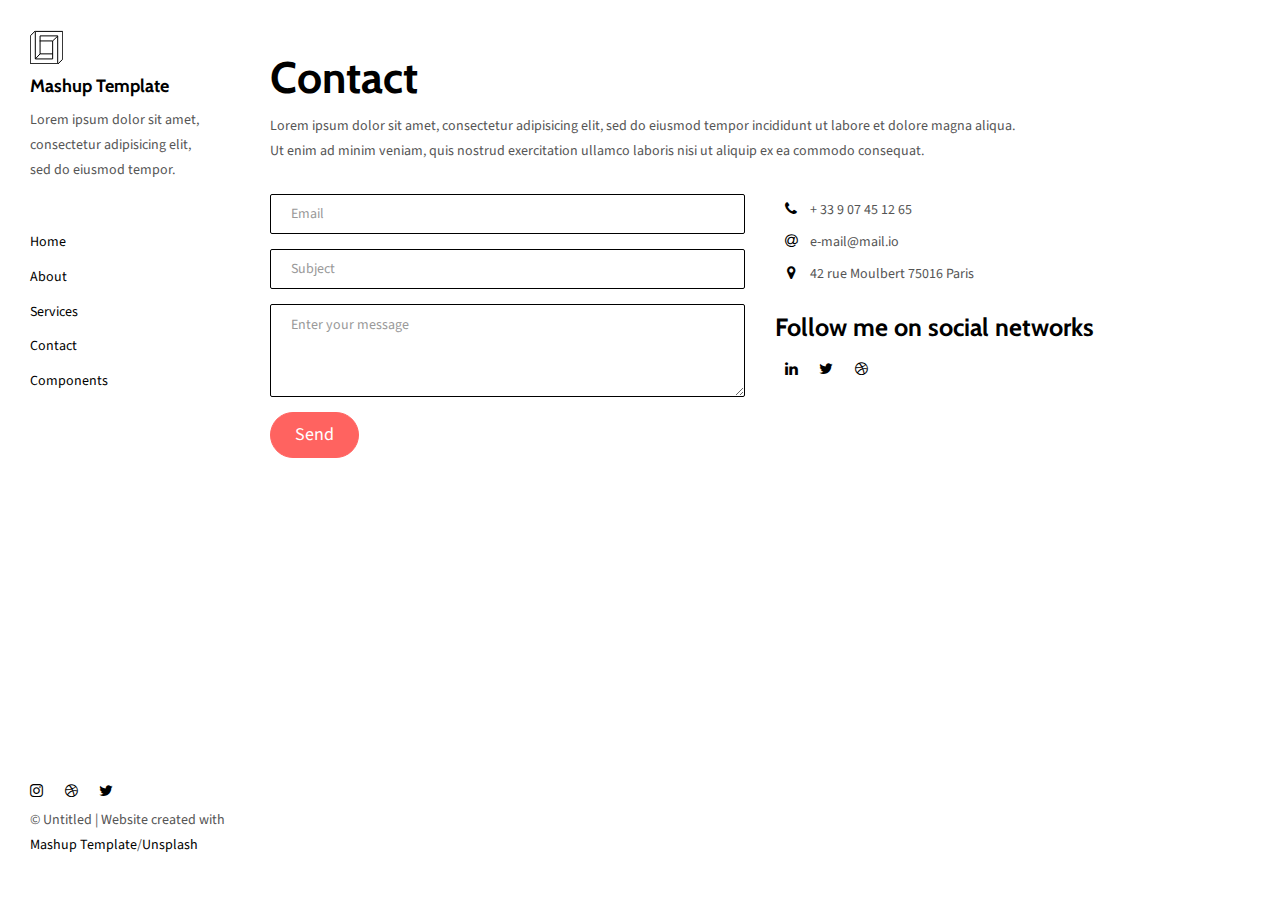
<file: savory/contact.html>
<!DOCTYPE html>
<html lang="en">

<head>
  <meta charset="UTF-8">
  <meta content="IE=edge" http-equiv="X-UA-Compatible">
  <meta content="width=device-width,initial-scale=1" name="viewport">
  <meta content="description" name="description">
  <meta name="google" content="notranslate" />
  <meta content="Mashup templates have been developped by Orson.io team" name="author">

  <!-- Disable tap highlight on IE -->
  <meta name="msapplication-tap-highlight" content="no">
  
  <link href="./assets/apple-icon-180x180.png" rel="apple-touch-icon">
  <link href="./assets/favicon.ico" rel="icon">



  <title>Title page</title>  

<link href="./main.82cfd66e.css" rel="stylesheet"></head>

<body>

 <!-- Add your content of header -->
<header class="">
  <div class="navbar navbar-default visible-xs">
    <button type="button" class="navbar-toggle collapsed">
      <span class="sr-only">Toggle navigation</span>
      <span class="icon-bar"></span>
      <span class="icon-bar"></span>
      <span class="icon-bar"></span>
    </button>
    <a href="./index.html" class="navbar-brand">Mashup Template</a>
  </div>

  <nav class="sidebar">
    <div class="navbar-collapse" id="navbar-collapse">
      <div class="site-header hidden-xs">
          <a class="site-brand" href="./index.html" title="">
            <img class="img-responsive site-logo" alt="" src="./assets/images/mashup-logo.svg">
            Mashup Template
          </a>
        <p>Lorem ipsum dolor sit amet, consectetur adipisicing elit, sed do eiusmod
        tempor.</p>
      </div>
      <ul class="nav">
        <li><a href="./index.html" title="">Home</a></li>
        <li><a href="./about.html" title="">About</a></li>
        <li><a href="./services.html" title="">Services</a></li>
        <li><a href="./contact.html" title="">Contact</a></li>
        <li><a href="./components.html" title="">Components</a></li>

      </ul>

      <nav class="nav-footer">
        <p class="nav-footer-social-buttons">
          <a class="fa-icon" href="https://www.instagram.com/" title="">
            <i class="fa fa-instagram"></i>
          </a>
          <a class="fa-icon" href="https://dribbble.com/" title="">
            <i class="fa fa-dribbble"></i>
          </a>
          <a class="fa-icon" href="https://twitter.com/" title="">
            <i class="fa fa-twitter"></i>
          </a>
        </p>
        <p>© Untitled | Website created with <a href="http://www.mashup-template.com/" title="Create website with free html template">Mashup Template</a>/<a href="https://www.unsplash.com/" title="Beautiful Free Images">Unsplash</a></p>
      </nav>  
    </div> 
  </nav>
</header>
<main class="" id="main-collapse">


<div class="row">
  <div class="col-xs-12">
    <div class="section-container-spacer">
      <h1>Contact</h1>
      <p>Lorem ipsum dolor sit amet, consectetur adipisicing elit, sed do eiusmod
      tempor incididunt ut labore et dolore magna aliqua. <br>Ut enim ad minim veniam,
      quis nostrud exercitation ullamco laboris nisi ut aliquip ex ea commodo
      consequat.</p>
    </div>
    <div class="section-container-spacer">
       <form action="" class="reveal-content">
          <div class="row">
            <div class="col-md-6">
              <div class="form-group">
                <input type="email" class="form-control" id="email" placeholder="Email">
              </div>
              <div class="form-group">
                <input type="text" class="form-control" id="subject" placeholder="Subject">
              </div>
              <div class="form-group">
                <textarea class="form-control" rows="3" placeholder="Enter your message"></textarea>
              </div>
              <button type="submit" class="btn btn-primary btn-lg">Send</button>
            </div>
            <div class="col-md-6">
              <ul class="list-unstyled address-container">
                <li>
                  <span class="fa-icon">
                    <i class="fa fa-phone" aria-hidden="true"></i>
                  </span>
                  + 33 9 07 45 12 65
                </li>
                <li>
                  <span class="fa-icon">
                    <i class="fa fa-at" aria-hidden="true"></i>
                  </span>
                  e-mail@mail.io
                </li>
                <li>
                  <span class="fa-icon">
                    <i class="fa fa fa-map-marker" aria-hidden="true"></i>
                  </span>
                  42 rue Moulbert 75016 Paris
                </li>
              </ul>
              <h3>Follow me on social networks</h3>
              <a href="https://www.linkedin.com/" title="" class="fa-icon">
                <i class="fa fa-linkedin"></i>
              </a>
              <a href="https://twitter.com/" title="" class="fa-icon">
                <i class="fa fa-twitter"></i>
              </a>
              <a href="https://dribbble.com/" title="" class="fa-icon">
                <i class="fa fa-dribbble"></i>
              </a>
            </div>
          </div>
        </form>
    </div>
  </div>
</div>


</main>

<script>
document.addEventListener("DOMContentLoaded", function (event) {
  navbarToggleSidebar();
  navActivePage();
});
</script>

<!-- Google Analytics: change UA-XXXXX-X to be your site's ID 

<script>
  (function (i, s, o, g, r, a, m) {
    i['GoogleAnalyticsObject'] = r; i[r] = i[r] || function () {
      (i[r].q = i[r].q || []).push(arguments)
    }, i[r].l = 1 * new Date(); a = s.createElement(o),
      m = s.getElementsByTagName(o)[0]; a.async = 1; a.src = g; m.parentNode.insertBefore(a, m)
  })(window, document, 'script', '//www.google-analytics.com/analytics.js', 'ga');
  ga('create', 'UA-XXXXX-X', 'auto');
  ga('send', 'pageview');
</script>

--> <script type="text/javascript" src="./main.85741bff.js"></script></body>

</html>
</file>
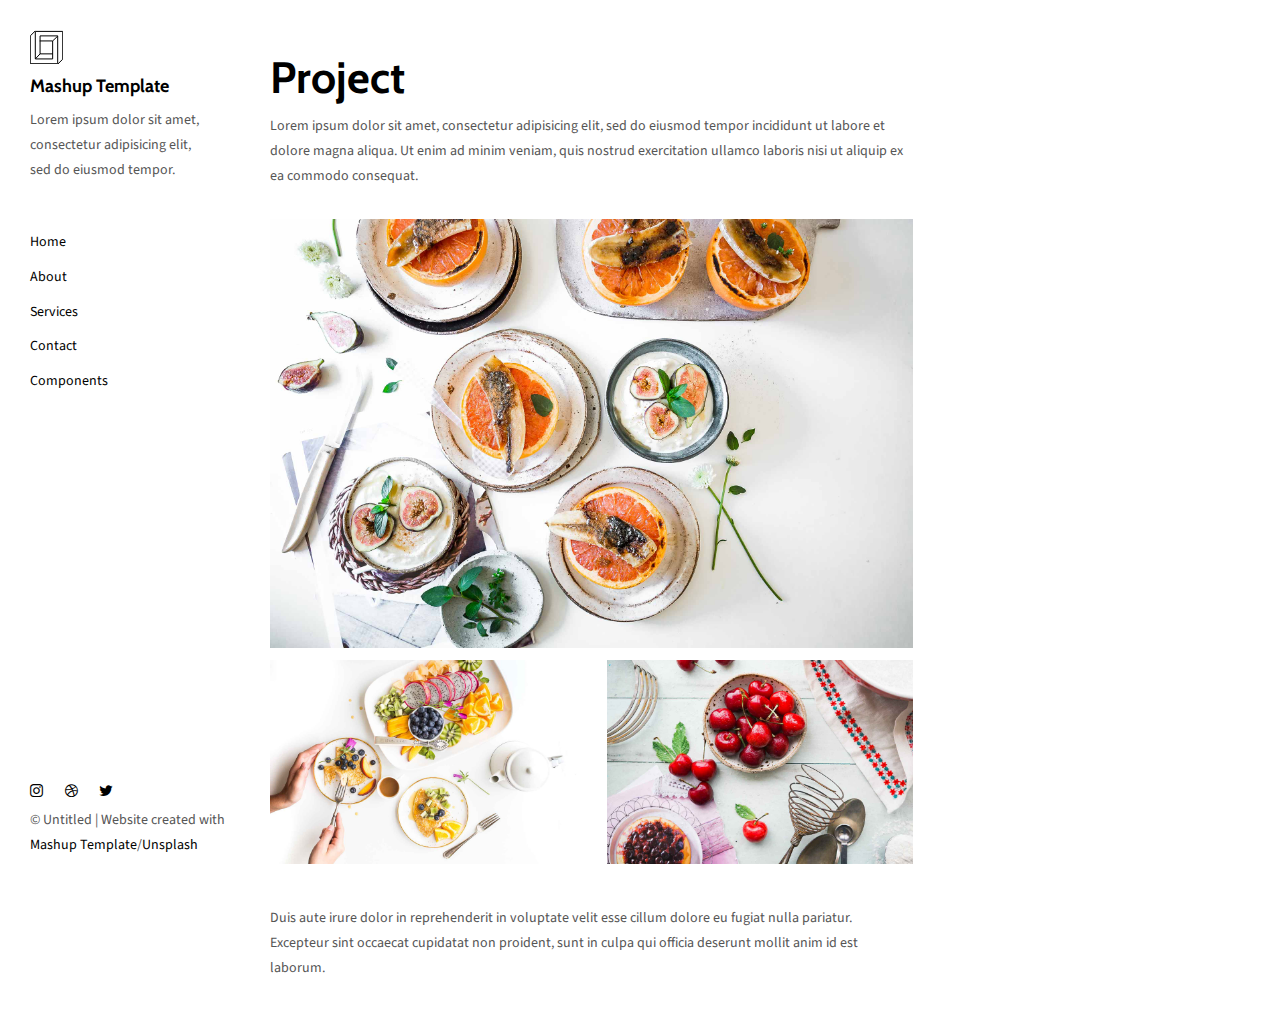
<file: savory/project.html>
<!DOCTYPE html>
<html lang="en">

<head>
  <meta charset="UTF-8">
  <meta content="IE=edge" http-equiv="X-UA-Compatible">
  <meta content="width=device-width,initial-scale=1" name="viewport">
  <meta content="description" name="description">
  <meta name="google" content="notranslate" />
  <meta content="Mashup templates have been developped by Orson.io team" name="author">

  <!-- Disable tap highlight on IE -->
  <meta name="msapplication-tap-highlight" content="no">
  
  <link href="./assets/apple-icon-180x180.png" rel="apple-touch-icon">
  <link href="./assets/favicon.ico" rel="icon">



  <title>Title page</title>  

<link href="./main.82cfd66e.css" rel="stylesheet"></head>

<body>

 <!-- Add your content of header -->
<header class="">
  <div class="navbar navbar-default visible-xs">
    <button type="button" class="navbar-toggle collapsed">
      <span class="sr-only">Toggle navigation</span>
      <span class="icon-bar"></span>
      <span class="icon-bar"></span>
      <span class="icon-bar"></span>
    </button>
    <a href="./index.html" class="navbar-brand">Mashup Template</a>
  </div>

  <nav class="sidebar">
    <div class="navbar-collapse" id="navbar-collapse">
      <div class="site-header hidden-xs">
          <a class="site-brand" href="./index.html" title="">
            <img class="img-responsive site-logo" alt="" src="./assets/images/mashup-logo.svg">
            Mashup Template
          </a>
        <p>Lorem ipsum dolor sit amet, consectetur adipisicing elit, sed do eiusmod
        tempor.</p>
      </div>
      <ul class="nav">
        <li><a href="./index.html" title="">Home</a></li>
        <li><a href="./about.html" title="">About</a></li>
        <li><a href="./services.html" title="">Services</a></li>
        <li><a href="./contact.html" title="">Contact</a></li>
        <li><a href="./components.html" title="">Components</a></li>

      </ul>

      <nav class="nav-footer">
        <p class="nav-footer-social-buttons">
          <a class="fa-icon" href="https://www.instagram.com/" title="">
            <i class="fa fa-instagram"></i>
          </a>
          <a class="fa-icon" href="https://dribbble.com/" title="">
            <i class="fa fa-dribbble"></i>
          </a>
          <a class="fa-icon" href="https://twitter.com/" title="">
            <i class="fa fa-twitter"></i>
          </a>
        </p>
        <p>© Untitled | Website created with <a href="http://www.mashup-template.com/" title="Create website with free html template">Mashup Template</a>/<a href="https://www.unsplash.com/" title="Beautiful Free Images">Unsplash</a></p>
      </nav>  
    </div> 
  </nav>
</header>
<main class="" id="main-collapse">


<div class="row">
  <div class="col-xs-12 col-md-8">

    <div class="section-container-spacer">
        <h1>Project</h1>
        <p>Lorem ipsum dolor sit amet, consectetur adipisicing elit, sed do eiusmod
          tempor incididunt ut labore et dolore magna aliqua. Ut enim ad minim veniam,
          quis nostrud exercitation ullamco laboris nisi ut aliquip ex ea commodo
          consequat.</p>
    </div>

    <div class="section-container-spacer">
      <p><img class="img-responsive" alt="" src="./assets/images/img-12.jpg"></p>
      <div class="row">
          <div class="col-xs-12 col-md-6">
              <p><img class="img-responsive" alt="" src="./assets/images/img-13.jpg"></p>
          </div>
          <div class="col-xs-12 col-md-6">
              <p><img class="img-responsive" alt="" src="./assets/images/img-14.jpg"></p>
          </div>
      </div>
    </div>

    <p> Duis aute irure dolor in reprehenderit in voluptate velit esse
    cillum dolore eu fugiat nulla pariatur. Excepteur sint occaecat cupidatat non
    proident, sunt in culpa qui officia deserunt mollit anim id est laborum.</p>
  </div>
  
</div>
    


</main>

<script>
document.addEventListener("DOMContentLoaded", function (event) {
  navbarToggleSidebar();
  navActivePage();
});
</script>

<!-- Google Analytics: change UA-XXXXX-X to be your site's ID 

<script>
  (function (i, s, o, g, r, a, m) {
    i['GoogleAnalyticsObject'] = r; i[r] = i[r] || function () {
      (i[r].q = i[r].q || []).push(arguments)
    }, i[r].l = 1 * new Date(); a = s.createElement(o),
      m = s.getElementsByTagName(o)[0]; a.async = 1; a.src = g; m.parentNode.insertBefore(a, m)
  })(window, document, 'script', '//www.google-analytics.com/analytics.js', 'ga');
  ga('create', 'UA-XXXXX-X', 'auto');
  ga('send', 'pageview');
</script>

--> <script type="text/javascript" src="./main.85741bff.js"></script></body>

</html>
</file>
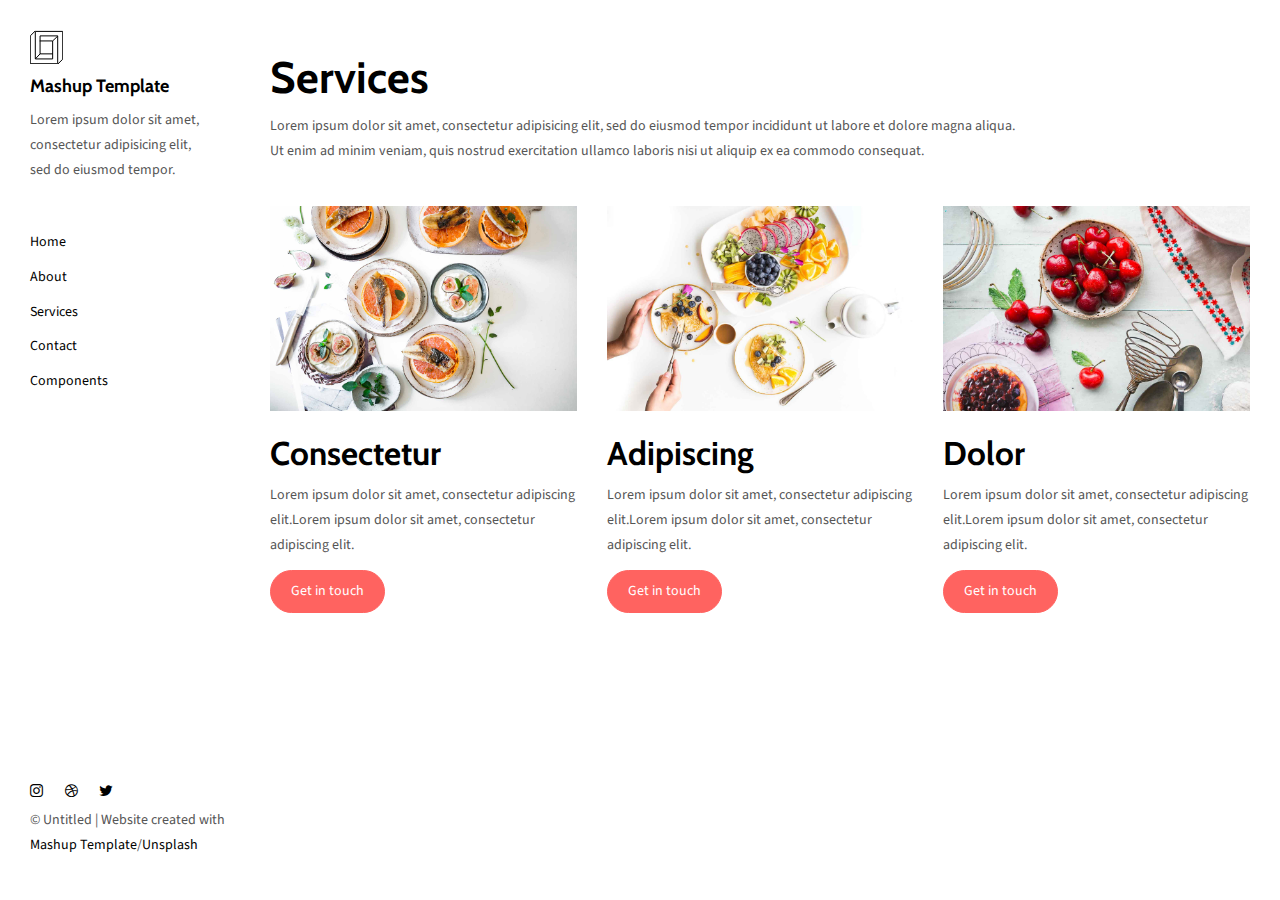
<file: savory/services.html>
<!DOCTYPE html>
<html lang="en">

<head>
  <meta charset="UTF-8">
  <meta content="IE=edge" http-equiv="X-UA-Compatible">
  <meta content="width=device-width,initial-scale=1" name="viewport">
  <meta content="description" name="description">
  <meta name="google" content="notranslate" />
  <meta content="Mashup templates have been developped by Orson.io team" name="author">

  <!-- Disable tap highlight on IE -->
  <meta name="msapplication-tap-highlight" content="no">
  
  <link href="./assets/apple-icon-180x180.png" rel="apple-touch-icon">
  <link href="./assets/favicon.ico" rel="icon">



  <title>Title page</title>  

<link href="./main.82cfd66e.css" rel="stylesheet"></head>

<body>

 <!-- Add your content of header -->
<header class="">
  <div class="navbar navbar-default visible-xs">
    <button type="button" class="navbar-toggle collapsed">
      <span class="sr-only">Toggle navigation</span>
      <span class="icon-bar"></span>
      <span class="icon-bar"></span>
      <span class="icon-bar"></span>
    </button>
    <a href="./index.html" class="navbar-brand">Mashup Template</a>
  </div>

  <nav class="sidebar">
    <div class="navbar-collapse" id="navbar-collapse">
      <div class="site-header hidden-xs">
          <a class="site-brand" href="./index.html" title="">
            <img class="img-responsive site-logo" alt="" src="./assets/images/mashup-logo.svg">
            Mashup Template
          </a>
        <p>Lorem ipsum dolor sit amet, consectetur adipisicing elit, sed do eiusmod
        tempor.</p>
      </div>
      <ul class="nav">
        <li><a href="./index.html" title="">Home</a></li>
        <li><a href="./about.html" title="">About</a></li>
        <li><a href="./services.html" title="">Services</a></li>
        <li><a href="./contact.html" title="">Contact</a></li>
        <li><a href="./components.html" title="">Components</a></li>

      </ul>

      <nav class="nav-footer">
        <p class="nav-footer-social-buttons">
          <a class="fa-icon" href="https://www.instagram.com/" title="">
            <i class="fa fa-instagram"></i>
          </a>
          <a class="fa-icon" href="https://dribbble.com/" title="">
            <i class="fa fa-dribbble"></i>
          </a>
          <a class="fa-icon" href="https://twitter.com/" title="">
            <i class="fa fa-twitter"></i>
          </a>
        </p>
        <p>© Untitled | Website created with <a href="http://www.mashup-template.com/" title="Create website with free html template">Mashup Template</a>/<a href="https://www.unsplash.com/" title="Beautiful Free Images">Unsplash</a></p>
      </nav>  
    </div> 
  </nav>
</header>
<main class="" id="main-collapse">


<div class="row">
  <div class="col-xs-12 section-container-spacer">
    <h1>Services</h1>
    <p>Lorem ipsum dolor sit amet, consectetur adipisicing elit, sed do eiusmod
      tempor incididunt ut labore et dolore magna aliqua. <br>Ut enim ad minim veniam,
      quis nostrud exercitation ullamco laboris nisi ut aliquip ex ea commodo
      consequat.</p>
  </div>

  <div class="col-xs-12 col-md-4 section-container-spacer">
    <img class="img-responsive" alt="" src="./assets/images/img-12.jpg">
    <h2>Consectetur</h2>
    <p>Lorem ipsum dolor sit amet, consectetur adipiscing elit.Lorem ipsum dolor sit amet, consectetur adipiscing elit.</p>
    <a href="./contact.html" class="btn btn-primary" title=""> Get in touch</a>
  </div>

  <div class="col-xs-12 col-md-4 section-container-spacer">
    <img class="img-responsive" alt="" src="./assets/images/img-13.jpg">
    <h2>Adipiscing</h2>
    <p>Lorem ipsum dolor sit amet, consectetur adipiscing elit.Lorem ipsum dolor sit amet, consectetur adipiscing elit.</p>
    <a href="./contact.html" class="btn btn-primary" title=""> Get in touch</a>
  </div>

  <div class="col-xs-12 col-md-4 section-container-spacer">
    <img class="img-responsive" alt="" src="./assets/images/img-14.jpg">
    <h2>Dolor</h2>
    <p>Lorem ipsum dolor sit amet, consectetur adipiscing elit.Lorem ipsum dolor sit amet, consectetur adipiscing elit.</p>
    <a href="./contact.html" class="btn btn-primary" title=""> Get in touch</a>
  </div>

</div>


</main>

<script>
document.addEventListener("DOMContentLoaded", function (event) {
  navbarToggleSidebar();
  navActivePage();
});
</script>

<!-- Google Analytics: change UA-XXXXX-X to be your site's ID 

<script>
  (function (i, s, o, g, r, a, m) {
    i['GoogleAnalyticsObject'] = r; i[r] = i[r] || function () {
      (i[r].q = i[r].q || []).push(arguments)
    }, i[r].l = 1 * new Date(); a = s.createElement(o),
      m = s.getElementsByTagName(o)[0]; a.async = 1; a.src = g; m.parentNode.insertBefore(a, m)
  })(window, document, 'script', '//www.google-analytics.com/analytics.js', 'ga');
  ga('create', 'UA-XXXXX-X', 'auto');
  ga('send', 'pageview');
</script>

--> <script type="text/javascript" src="./main.85741bff.js"></script></body>

</html>
</file>
<file: layout-one/css/style.css>
*{
    margin: 0;
}

:root{
    --header-color: #F3F2ED;
    --nav-color: #F6F0E0;
    --section-color: #FFFFFF;
    --aside-color: #CCC8B3;
    --footer-color: #BFBD93;
}

header{
    background-color: var(--header-color);
    width: 100%;
    height: 20vh;
}

main{
    width: 100%;
    height: 60vh;
}

nav{
    width: 20%;
    height: 60vh;
    background-color: var(--nav-color);
    float: left;
}

nav ul{
    list-style-type: none;
}

section{
    width: 50%;
    background-color: var(--section-color);
    height: 60vh;
    float: left;
}

aside{
    width: 30%;
    background-color: var(--aside-color);
    float:right;
    height: 60vh;
}

footer{
    position: fixed;
    bottom: 0;
    background-color: var(--footer-color);
    width: 100%;
    height: 10vh;
}
</file>
<file: savory/main.82cfd66e.css>
@import url(https://fonts.googleapis.com/css?family=Cabin:400,700|Source+Sans+Pro:400,700);@import url(https://maxcdn.bootstrapcdn.com/font-awesome/4.7.0/css/font-awesome.min.css);/*!
 * Bootstrap v3.3.7 (http://getbootstrap.com)
 * Copyright 2011-2016 Twitter, Inc.
 * Licensed under MIT (https://github.com/twbs/bootstrap/blob/master/LICENSE)
 */
/*! normalize.css v3.0.3 | MIT License | github.com/necolas/normalize.css */html{font-family:sans-serif;-ms-text-size-adjust:100%;-webkit-text-size-adjust:100%}body{margin:0}article,aside,details,figcaption,figure,footer,header,hgroup,main,menu,nav,section,summary{display:block}audio,canvas,progress,video{display:inline-block;vertical-align:baseline}audio:not([controls]){display:none;height:0}[hidden],template{display:none}a{background-color:transparent}a:active,a:hover{outline:0}abbr[title]{border-bottom:1px dotted}b,strong{font-weight:700}dfn{font-style:italic}h1{font-size:2em;margin:.67em 0}mark{background:#ff0;color:#000}small{font-size:80%}sub,sup{font-size:75%;line-height:0;position:relative;vertical-align:baseline}sup{top:-.5em}sub{bottom:-.25em}img{border:0}svg:not(:root){overflow:hidden}figure{margin:1em 40px}hr{box-sizing:content-box;height:0}pre{overflow:auto}code,kbd,pre,samp{font-family:monospace,monospace;font-size:1em}button,input,optgroup,select,textarea{color:inherit;font:inherit;margin:0}button{overflow:visible}button,select{text-transform:none}button,html input[type=button],input[type=reset],input[type=submit]{-webkit-appearance:button;cursor:pointer}button[disabled],html input[disabled]{cursor:default}button::-moz-focus-inner,input::-moz-focus-inner{border:0;padding:0}input{line-height:normal}input[type=checkbox],input[type=radio]{box-sizing:border-box;padding:0}input[type=number]::-webkit-inner-spin-button,input[type=number]::-webkit-outer-spin-button{height:auto}input[type=search]{-webkit-appearance:textfield;box-sizing:content-box}input[type=search]::-webkit-search-cancel-button,input[type=search]::-webkit-search-decoration{-webkit-appearance:none}fieldset{border:1px solid silver;margin:0 2px;padding:.35em .625em .75em}textarea{overflow:auto}optgroup{font-weight:700}table{border-collapse:collapse;border-spacing:0}td,th{padding:0}

/*! Source: https://github.com/h5bp/html5-boilerplate/blob/master/src/css/main.css */@media print{*,:after,:before{background:transparent!important;color:#000!important;box-shadow:none!important;text-shadow:none!important}a,a:visited{text-decoration:underline}a[href]:after{content:" (" attr(href) ")"}abbr[title]:after{content:" (" attr(title) ")"}a[href^="#"]:after,a[href^="javascript:"]:after{content:""}blockquote,pre{border:1px solid #999;page-break-inside:avoid}thead{display:table-header-group}img,tr{page-break-inside:avoid}img{max-width:100%!important}h2,h3,p{orphans:3;widows:3}h2,h3{page-break-after:avoid}.navbar{display:none}.btn>.caret,.dropup>.btn>.caret{border-top-color:#000!important}.label{border:1px solid #000}.table{border-collapse:collapse!important}.table td,.table th{background-color:#fff!important}.table-bordered td,.table-bordered th{border:1px solid #ddd!important}}*,:after,:before{-webkit-box-sizing:border-box;-moz-box-sizing:border-box;box-sizing:border-box}html{font-size:10px;-webkit-tap-highlight-color:transparent}body{font-family:Source Sans Pro,Helvetica,Arial,sans-serif;font-size:14px;line-height:1.78;color:#555;background-color:#fff}button,input,select,textarea{font-family:inherit;font-size:inherit;line-height:inherit}a{color:#ff6360;text-decoration:none}a:focus,a:hover{color:#ff1814;text-decoration:underline}a:focus{outline:5px auto -webkit-focus-ring-color;outline-offset:-2px}figure{margin:0}img{vertical-align:middle}.img-responsive{display:block;max-width:100%;height:auto}.img-rounded{border-radius:2px}.img-thumbnail{padding:4px;line-height:1.78;background-color:#fff;border:1px solid #ddd;border-radius:2px;-webkit-transition:all .2s ease-in-out;-o-transition:all .2s ease-in-out;transition:all .2s ease-in-out;display:inline-block;max-width:100%;height:auto}.img-circle{border-radius:50%}hr{margin-top:24px;margin-bottom:24px;border:0;border-top:1px solid #eee}.sr-only{position:absolute;width:1px;height:1px;margin:-1px;padding:0;overflow:hidden;clip:rect(0,0,0,0);border:0}.sr-only-focusable:active,.sr-only-focusable:focus{position:static;width:auto;height:auto;margin:0;overflow:visible;clip:auto}[role=button]{cursor:pointer}.h1,.h2,.h3,.h4,.h5,.h6,h1,h2,h3,h4,h5,h6{font-family:Cabin,Helvetica,Arial,sans-serif;font-weight:700;line-height:1.1;color:#000}.h1 .small,.h1 small,.h2 .small,.h2 small,.h3 .small,.h3 small,.h4 .small,.h4 small,.h5 .small,.h5 small,.h6 .small,.h6 small,h1 .small,h1 small,h2 .small,h2 small,h3 .small,h3 small,h4 .small,h4 small,h5 .small,h5 small,h6 .small,h6 small{font-weight:400;line-height:1;color:#777}.h1,.h2,.h3,h1,h2,h3{margin-top:24px;margin-bottom:12px}.h1 .small,.h1 small,.h2 .small,.h2 small,.h3 .small,.h3 small,h1 .small,h1 small,h2 .small,h2 small,h3 .small,h3 small{font-size:65%}.h4,.h5,.h6,h4,h5,h6{margin-top:12px;margin-bottom:12px}.h4 .small,.h4 small,.h5 .small,.h5 small,.h6 .small,.h6 small,h4 .small,h4 small,h5 .small,h5 small,h6 .small,h6 small{font-size:75%}.h1,h1{font-size:44px}.h2,h2{font-size:33px}.h3,h3{font-size:25px}.h4,h4{font-size:19px}.h5,h5{font-size:14px}.h6,h6{font-size:12px}p{margin:0 0 12px}.lead{margin-bottom:24px;font-size:16px;font-weight:300;line-height:1.4}@media (min-width:768px){.lead{font-size:21px}}.small,small{font-size:85%}.mark,mark{background-color:#fcf8e3;padding:.2em}.text-left{text-align:left}.text-right{text-align:right}.text-center{text-align:center}.text-justify{text-align:justify}.text-nowrap{white-space:nowrap}.text-lowercase{text-transform:lowercase}.initialism,.text-uppercase{text-transform:uppercase}.text-capitalize{text-transform:capitalize}.text-muted{color:#777}.text-primary{color:#ff6360}a.text-primary:focus,a.text-primary:hover{color:#ff312d}.text-success{color:#fff}a.text-success:focus,a.text-success:hover{color:#e6e6e6}.text-info{color:#31708f}a.text-info:focus,a.text-info:hover{color:#245269}.text-warning{color:#8a6d3b}a.text-warning:focus,a.text-warning:hover{color:#66512c}.text-danger{color:#fff}a.text-danger:focus,a.text-danger:hover{color:#e6e6e6}.bg-primary{color:#fff;background-color:#ff6360}a.bg-primary:focus,a.bg-primary:hover{background-color:#ff312d}.bg-success{background-color:#57ce6e}a.bg-success:focus,a.bg-success:hover{background-color:#37bb50}.bg-info{background-color:#d9edf7}a.bg-info:focus,a.bg-info:hover{background-color:#afd9ee}.bg-warning{background-color:#fcf8e3}a.bg-warning:focus,a.bg-warning:hover{background-color:#f7ecb5}.bg-danger{background-color:#ee624b}a.bg-danger:focus,a.bg-danger:hover{background-color:#ea391c}.page-header{padding-bottom:11px;margin:48px 0 24px;border-bottom:1px solid #eee}ol,ul{margin-top:0;margin-bottom:12px}ol ol,ol ul,ul ol,ul ul{margin-bottom:0}.list-inline,.list-unstyled{padding-left:0;list-style:none}.list-inline{margin-left:-5px}.list-inline>li{display:inline-block;padding-left:5px;padding-right:5px}dl{margin-top:0;margin-bottom:24px}dd,dt{line-height:1.78}dt{font-weight:700}dd{margin-left:0}.dl-horizontal dd:after,.dl-horizontal dd:before{content:" ";display:table}.dl-horizontal dd:after{clear:both}@media (min-width:768px){.dl-horizontal dt{float:left;width:160px;clear:left;text-align:right;overflow:hidden;text-overflow:ellipsis;white-space:nowrap}.dl-horizontal dd{margin-left:180px}}abbr[data-original-title],abbr[title]{cursor:help;border-bottom:1px dotted #777}.initialism{font-size:90%}blockquote{padding:12px 24px;margin:0 0 24px;font-size:17.5px;border-left:5px solid #eee}blockquote ol:last-child,blockquote p:last-child,blockquote ul:last-child{margin-bottom:0}blockquote .small,blockquote footer,blockquote small{display:block;font-size:80%;line-height:1.78;color:#777}blockquote .small:before,blockquote footer:before,blockquote small:before{content:"\2014   \A0"}.blockquote-reverse,blockquote.pull-right{padding-right:15px;padding-left:0;border-right:5px solid #eee;border-left:0;text-align:right}.blockquote-reverse .small:before,.blockquote-reverse footer:before,.blockquote-reverse small:before,blockquote.pull-right .small:before,blockquote.pull-right footer:before,blockquote.pull-right small:before{content:""}.blockquote-reverse .small:after,.blockquote-reverse footer:after,.blockquote-reverse small:after,blockquote.pull-right .small:after,blockquote.pull-right footer:after,blockquote.pull-right small:after{content:"\A0   \2014"}address{margin-bottom:24px;font-style:normal;line-height:1.78}code,kbd,pre,samp{font-family:Menlo,Monaco,Consolas,Courier New,monospace}code{color:#c7254e;background-color:#f9f2f4}code,kbd{padding:2px 4px;font-size:90%;border-radius:2px}kbd{color:#fff;background-color:#333;box-shadow:inset 0 -1px 0 rgba(0,0,0,.25)}kbd kbd{padding:0;font-size:100%;font-weight:700;box-shadow:none}pre{display:block;padding:11.5px;margin:0 0 12px;font-size:13px;line-height:1.78;word-break:break-all;word-wrap:break-word;color:#333;background-color:#f5f5f5;border:1px solid #ccc;border-radius:2px}pre code{padding:0;font-size:inherit;color:inherit;white-space:pre-wrap;background-color:transparent;border-radius:0}.pre-scrollable{max-height:340px;overflow-y:scroll}.container{margin-right:auto;margin-left:auto;padding-left:15px;padding-right:15px}.container:after,.container:before{content:" ";display:table}.container:after{clear:both}@media (min-width:768px){.container{width:750px}}@media (min-width:992px){.container{width:970px}}@media (min-width:1200px){.container{width:1170px}}.container-fluid{margin-right:auto;margin-left:auto;padding-left:15px;padding-right:15px}.container-fluid:after,.container-fluid:before{content:" ";display:table}.container-fluid:after{clear:both}.row{margin-left:-15px;margin-right:-15px}.row:after,.row:before{content:" ";display:table}.row:after{clear:both}.col-lg-1,.col-lg-2,.col-lg-3,.col-lg-4,.col-lg-5,.col-lg-6,.col-lg-7,.col-lg-8,.col-lg-9,.col-lg-10,.col-lg-11,.col-lg-12,.col-md-1,.col-md-2,.col-md-3,.col-md-4,.col-md-5,.col-md-6,.col-md-7,.col-md-8,.col-md-9,.col-md-10,.col-md-11,.col-md-12,.col-sm-1,.col-sm-2,.col-sm-3,.col-sm-4,.col-sm-5,.col-sm-6,.col-sm-7,.col-sm-8,.col-sm-9,.col-sm-10,.col-sm-11,.col-sm-12,.col-xs-1,.col-xs-2,.col-xs-3,.col-xs-4,.col-xs-5,.col-xs-6,.col-xs-7,.col-xs-8,.col-xs-9,.col-xs-10,.col-xs-11,.col-xs-12{position:relative;min-height:1px;padding-left:15px;padding-right:15px}.col-xs-1,.col-xs-2,.col-xs-3,.col-xs-4,.col-xs-5,.col-xs-6,.col-xs-7,.col-xs-8,.col-xs-9,.col-xs-10,.col-xs-11,.col-xs-12{float:left}.col-xs-1{width:8.33333%}.col-xs-2{width:16.66667%}.col-xs-3{width:25%}.col-xs-4{width:33.33333%}.col-xs-5{width:41.66667%}.col-xs-6{width:50%}.col-xs-7{width:58.33333%}.col-xs-8{width:66.66667%}.col-xs-9{width:75%}.col-xs-10{width:83.33333%}.col-xs-11{width:91.66667%}.col-xs-12{width:100%}.col-xs-pull-0{right:auto}.col-xs-pull-1{right:8.33333%}.col-xs-pull-2{right:16.66667%}.col-xs-pull-3{right:25%}.col-xs-pull-4{right:33.33333%}.col-xs-pull-5{right:41.66667%}.col-xs-pull-6{right:50%}.col-xs-pull-7{right:58.33333%}.col-xs-pull-8{right:66.66667%}.col-xs-pull-9{right:75%}.col-xs-pull-10{right:83.33333%}.col-xs-pull-11{right:91.66667%}.col-xs-pull-12{right:100%}.col-xs-push-0{left:auto}.col-xs-push-1{left:8.33333%}.col-xs-push-2{left:16.66667%}.col-xs-push-3{left:25%}.col-xs-push-4{left:33.33333%}.col-xs-push-5{left:41.66667%}.col-xs-push-6{left:50%}.col-xs-push-7{left:58.33333%}.col-xs-push-8{left:66.66667%}.col-xs-push-9{left:75%}.col-xs-push-10{left:83.33333%}.col-xs-push-11{left:91.66667%}.col-xs-push-12{left:100%}.col-xs-offset-0{margin-left:0}.col-xs-offset-1{margin-left:8.33333%}.col-xs-offset-2{margin-left:16.66667%}.col-xs-offset-3{margin-left:25%}.col-xs-offset-4{margin-left:33.33333%}.col-xs-offset-5{margin-left:41.66667%}.col-xs-offset-6{margin-left:50%}.col-xs-offset-7{margin-left:58.33333%}.col-xs-offset-8{margin-left:66.66667%}.col-xs-offset-9{margin-left:75%}.col-xs-offset-10{margin-left:83.33333%}.col-xs-offset-11{margin-left:91.66667%}.col-xs-offset-12{margin-left:100%}@media (min-width:768px){.col-sm-1,.col-sm-2,.col-sm-3,.col-sm-4,.col-sm-5,.col-sm-6,.col-sm-7,.col-sm-8,.col-sm-9,.col-sm-10,.col-sm-11,.col-sm-12{float:left}.col-sm-1{width:8.33333%}.col-sm-2{width:16.66667%}.col-sm-3{width:25%}.col-sm-4{width:33.33333%}.col-sm-5{width:41.66667%}.col-sm-6{width:50%}.col-sm-7{width:58.33333%}.col-sm-8{width:66.66667%}.col-sm-9{width:75%}.col-sm-10{width:83.33333%}.col-sm-11{width:91.66667%}.col-sm-12{width:100%}.col-sm-pull-0{right:auto}.col-sm-pull-1{right:8.33333%}.col-sm-pull-2{right:16.66667%}.col-sm-pull-3{right:25%}.col-sm-pull-4{right:33.33333%}.col-sm-pull-5{right:41.66667%}.col-sm-pull-6{right:50%}.col-sm-pull-7{right:58.33333%}.col-sm-pull-8{right:66.66667%}.col-sm-pull-9{right:75%}.col-sm-pull-10{right:83.33333%}.col-sm-pull-11{right:91.66667%}.col-sm-pull-12{right:100%}.col-sm-push-0{left:auto}.col-sm-push-1{left:8.33333%}.col-sm-push-2{left:16.66667%}.col-sm-push-3{left:25%}.col-sm-push-4{left:33.33333%}.col-sm-push-5{left:41.66667%}.col-sm-push-6{left:50%}.col-sm-push-7{left:58.33333%}.col-sm-push-8{left:66.66667%}.col-sm-push-9{left:75%}.col-sm-push-10{left:83.33333%}.col-sm-push-11{left:91.66667%}.col-sm-push-12{left:100%}.col-sm-offset-0{margin-left:0}.col-sm-offset-1{margin-left:8.33333%}.col-sm-offset-2{margin-left:16.66667%}.col-sm-offset-3{margin-left:25%}.col-sm-offset-4{margin-left:33.33333%}.col-sm-offset-5{margin-left:41.66667%}.col-sm-offset-6{margin-left:50%}.col-sm-offset-7{margin-left:58.33333%}.col-sm-offset-8{margin-left:66.66667%}.col-sm-offset-9{margin-left:75%}.col-sm-offset-10{margin-left:83.33333%}.col-sm-offset-11{margin-left:91.66667%}.col-sm-offset-12{margin-left:100%}}@media (min-width:992px){.col-md-1,.col-md-2,.col-md-3,.col-md-4,.col-md-5,.col-md-6,.col-md-7,.col-md-8,.col-md-9,.col-md-10,.col-md-11,.col-md-12{float:left}.col-md-1{width:8.33333%}.col-md-2{width:16.66667%}.col-md-3{width:25%}.col-md-4{width:33.33333%}.col-md-5{width:41.66667%}.col-md-6{width:50%}.col-md-7{width:58.33333%}.col-md-8{width:66.66667%}.col-md-9{width:75%}.col-md-10{width:83.33333%}.col-md-11{width:91.66667%}.col-md-12{width:100%}.col-md-pull-0{right:auto}.col-md-pull-1{right:8.33333%}.col-md-pull-2{right:16.66667%}.col-md-pull-3{right:25%}.col-md-pull-4{right:33.33333%}.col-md-pull-5{right:41.66667%}.col-md-pull-6{right:50%}.col-md-pull-7{right:58.33333%}.col-md-pull-8{right:66.66667%}.col-md-pull-9{right:75%}.col-md-pull-10{right:83.33333%}.col-md-pull-11{right:91.66667%}.col-md-pull-12{right:100%}.col-md-push-0{left:auto}.col-md-push-1{left:8.33333%}.col-md-push-2{left:16.66667%}.col-md-push-3{left:25%}.col-md-push-4{left:33.33333%}.col-md-push-5{left:41.66667%}.col-md-push-6{left:50%}.col-md-push-7{left:58.33333%}.col-md-push-8{left:66.66667%}.col-md-push-9{left:75%}.col-md-push-10{left:83.33333%}.col-md-push-11{left:91.66667%}.col-md-push-12{left:100%}.col-md-offset-0{margin-left:0}.col-md-offset-1{margin-left:8.33333%}.col-md-offset-2{margin-left:16.66667%}.col-md-offset-3{margin-left:25%}.col-md-offset-4{margin-left:33.33333%}.col-md-offset-5{margin-left:41.66667%}.col-md-offset-6{margin-left:50%}.col-md-offset-7{margin-left:58.33333%}.col-md-offset-8{margin-left:66.66667%}.col-md-offset-9{margin-left:75%}.col-md-offset-10{margin-left:83.33333%}.col-md-offset-11{margin-left:91.66667%}.col-md-offset-12{margin-left:100%}}@media (min-width:1200px){.col-lg-1,.col-lg-2,.col-lg-3,.col-lg-4,.col-lg-5,.col-lg-6,.col-lg-7,.col-lg-8,.col-lg-9,.col-lg-10,.col-lg-11,.col-lg-12{float:left}.col-lg-1{width:8.33333%}.col-lg-2{width:16.66667%}.col-lg-3{width:25%}.col-lg-4{width:33.33333%}.col-lg-5{width:41.66667%}.col-lg-6{width:50%}.col-lg-7{width:58.33333%}.col-lg-8{width:66.66667%}.col-lg-9{width:75%}.col-lg-10{width:83.33333%}.col-lg-11{width:91.66667%}.col-lg-12{width:100%}.col-lg-pull-0{right:auto}.col-lg-pull-1{right:8.33333%}.col-lg-pull-2{right:16.66667%}.col-lg-pull-3{right:25%}.col-lg-pull-4{right:33.33333%}.col-lg-pull-5{right:41.66667%}.col-lg-pull-6{right:50%}.col-lg-pull-7{right:58.33333%}.col-lg-pull-8{right:66.66667%}.col-lg-pull-9{right:75%}.col-lg-pull-10{right:83.33333%}.col-lg-pull-11{right:91.66667%}.col-lg-pull-12{right:100%}.col-lg-push-0{left:auto}.col-lg-push-1{left:8.33333%}.col-lg-push-2{left:16.66667%}.col-lg-push-3{left:25%}.col-lg-push-4{left:33.33333%}.col-lg-push-5{left:41.66667%}.col-lg-push-6{left:50%}.col-lg-push-7{left:58.33333%}.col-lg-push-8{left:66.66667%}.col-lg-push-9{left:75%}.col-lg-push-10{left:83.33333%}.col-lg-push-11{left:91.66667%}.col-lg-push-12{left:100%}.col-lg-offset-0{margin-left:0}.col-lg-offset-1{margin-left:8.33333%}.col-lg-offset-2{margin-left:16.66667%}.col-lg-offset-3{margin-left:25%}.col-lg-offset-4{margin-left:33.33333%}.col-lg-offset-5{margin-left:41.66667%}.col-lg-offset-6{margin-left:50%}.col-lg-offset-7{margin-left:58.33333%}.col-lg-offset-8{margin-left:66.66667%}.col-lg-offset-9{margin-left:75%}.col-lg-offset-10{margin-left:83.33333%}.col-lg-offset-11{margin-left:91.66667%}.col-lg-offset-12{margin-left:100%}}table{background-color:transparent}caption{padding-top:8px;padding-bottom:8px;color:#777}caption,th{text-align:left}.table{width:100%;max-width:100%;margin-bottom:24px}.table>tbody>tr>td,.table>tbody>tr>th,.table>tfoot>tr>td,.table>tfoot>tr>th,.table>thead>tr>td,.table>thead>tr>th{padding:8px;line-height:1.78;vertical-align:top;border-top:1px solid #ddd}.table>thead>tr>th{vertical-align:bottom;border-bottom:2px solid #ddd}.table>caption+thead>tr:first-child>td,.table>caption+thead>tr:first-child>th,.table>colgroup+thead>tr:first-child>td,.table>colgroup+thead>tr:first-child>th,.table>thead:first-child>tr:first-child>td,.table>thead:first-child>tr:first-child>th{border-top:0}.table>tbody+tbody{border-top:2px solid #ddd}.table .table{background-color:#fff}.table-condensed>tbody>tr>td,.table-condensed>tbody>tr>th,.table-condensed>tfoot>tr>td,.table-condensed>tfoot>tr>th,.table-condensed>thead>tr>td,.table-condensed>thead>tr>th{padding:5px}.table-bordered,.table-bordered>tbody>tr>td,.table-bordered>tbody>tr>th,.table-bordered>tfoot>tr>td,.table-bordered>tfoot>tr>th,.table-bordered>thead>tr>td,.table-bordered>thead>tr>th{border:1px solid #ddd}.table-bordered>thead>tr>td,.table-bordered>thead>tr>th{border-bottom-width:2px}.table-striped>tbody>tr:nth-of-type(odd){background-color:#f9f9f9}.table-hover>tbody>tr:hover{background-color:#f5f5f5}table col[class*=col-]{position:static;float:none;display:table-column}table td[class*=col-],table th[class*=col-]{position:static;float:none;display:table-cell}.table>tbody>tr.active>td,.table>tbody>tr.active>th,.table>tbody>tr>td.active,.table>tbody>tr>th.active,.table>tfoot>tr.active>td,.table>tfoot>tr.active>th,.table>tfoot>tr>td.active,.table>tfoot>tr>th.active,.table>thead>tr.active>td,.table>thead>tr.active>th,.table>thead>tr>td.active,.table>thead>tr>th.active{background-color:#f5f5f5}.table-hover>tbody>tr.active:hover>td,.table-hover>tbody>tr.active:hover>th,.table-hover>tbody>tr:hover>.active,.table-hover>tbody>tr>td.active:hover,.table-hover>tbody>tr>th.active:hover{background-color:#e8e8e8}.table>tbody>tr.success>td,.table>tbody>tr.success>th,.table>tbody>tr>td.success,.table>tbody>tr>th.success,.table>tfoot>tr.success>td,.table>tfoot>tr.success>th,.table>tfoot>tr>td.success,.table>tfoot>tr>th.success,.table>thead>tr.success>td,.table>thead>tr.success>th,.table>thead>tr>td.success,.table>thead>tr>th.success{background-color:#57ce6e}.table-hover>tbody>tr.success:hover>td,.table-hover>tbody>tr.success:hover>th,.table-hover>tbody>tr:hover>.success,.table-hover>tbody>tr>td.success:hover,.table-hover>tbody>tr>th.success:hover{background-color:#43c85d}.table>tbody>tr.info>td,.table>tbody>tr.info>th,.table>tbody>tr>td.info,.table>tbody>tr>th.info,.table>tfoot>tr.info>td,.table>tfoot>tr.info>th,.table>tfoot>tr>td.info,.table>tfoot>tr>th.info,.table>thead>tr.info>td,.table>thead>tr.info>th,.table>thead>tr>td.info,.table>thead>tr>th.info{background-color:#d9edf7}.table-hover>tbody>tr.info:hover>td,.table-hover>tbody>tr.info:hover>th,.table-hover>tbody>tr:hover>.info,.table-hover>tbody>tr>td.info:hover,.table-hover>tbody>tr>th.info:hover{background-color:#c4e3f3}.table>tbody>tr.warning>td,.table>tbody>tr.warning>th,.table>tbody>tr>td.warning,.table>tbody>tr>th.warning,.table>tfoot>tr.warning>td,.table>tfoot>tr.warning>th,.table>tfoot>tr>td.warning,.table>tfoot>tr>th.warning,.table>thead>tr.warning>td,.table>thead>tr.warning>th,.table>thead>tr>td.warning,.table>thead>tr>th.warning{background-color:#fcf8e3}.table-hover>tbody>tr.warning:hover>td,.table-hover>tbody>tr.warning:hover>th,.table-hover>tbody>tr:hover>.warning,.table-hover>tbody>tr>td.warning:hover,.table-hover>tbody>tr>th.warning:hover{background-color:#faf2cc}.table>tbody>tr.danger>td,.table>tbody>tr.danger>th,.table>tbody>tr>td.danger,.table>tbody>tr>th.danger,.table>tfoot>tr.danger>td,.table>tfoot>tr.danger>th,.table>tfoot>tr>td.danger,.table>tfoot>tr>th.danger,.table>thead>tr.danger>td,.table>thead>tr.danger>th,.table>thead>tr>td.danger,.table>thead>tr>th.danger{background-color:#ee624b}.table-hover>tbody>tr.danger:hover>td,.table-hover>tbody>tr.danger:hover>th,.table-hover>tbody>tr:hover>.danger,.table-hover>tbody>tr>td.danger:hover,.table-hover>tbody>tr>th.danger:hover{background-color:#ec4e34}.table-responsive{overflow-x:auto;min-height:.01%}@media screen and (max-width:767px){.table-responsive{width:100%;margin-bottom:18px;overflow-y:hidden;-ms-overflow-style:-ms-autohiding-scrollbar;border:1px solid #ddd}.table-responsive>.table{margin-bottom:0}.table-responsive>.table>tbody>tr>td,.table-responsive>.table>tbody>tr>th,.table-responsive>.table>tfoot>tr>td,.table-responsive>.table>tfoot>tr>th,.table-responsive>.table>thead>tr>td,.table-responsive>.table>thead>tr>th{white-space:nowrap}.table-responsive>.table-bordered{border:0}.table-responsive>.table-bordered>tbody>tr>td:first-child,.table-responsive>.table-bordered>tbody>tr>th:first-child,.table-responsive>.table-bordered>tfoot>tr>td:first-child,.table-responsive>.table-bordered>tfoot>tr>th:first-child,.table-responsive>.table-bordered>thead>tr>td:first-child,.table-responsive>.table-bordered>thead>tr>th:first-child{border-left:0}.table-responsive>.table-bordered>tbody>tr>td:last-child,.table-responsive>.table-bordered>tbody>tr>th:last-child,.table-responsive>.table-bordered>tfoot>tr>td:last-child,.table-responsive>.table-bordered>tfoot>tr>th:last-child,.table-responsive>.table-bordered>thead>tr>td:last-child,.table-responsive>.table-bordered>thead>tr>th:last-child{border-right:0}.table-responsive>.table-bordered>tbody>tr:last-child>td,.table-responsive>.table-bordered>tbody>tr:last-child>th,.table-responsive>.table-bordered>tfoot>tr:last-child>td,.table-responsive>.table-bordered>tfoot>tr:last-child>th{border-bottom:0}}fieldset{margin:0;min-width:0}fieldset,legend{padding:0;border:0}legend{display:block;width:100%;margin-bottom:24px;font-size:21px;line-height:inherit;color:#333;border-bottom:1px solid #e5e5e5}label{display:inline-block;max-width:100%;margin-bottom:5px;font-weight:700}input[type=search]{-webkit-box-sizing:border-box;-moz-box-sizing:border-box;box-sizing:border-box}input[type=checkbox],input[type=radio]{margin:4px 0 0;margin-top:1px\9;line-height:normal}input[type=file]{display:block}input[type=range]{display:block;width:100%}select[multiple],select[size]{height:auto}input[type=checkbox]:focus,input[type=file]:focus,input[type=radio]:focus{outline:5px auto -webkit-focus-ring-color;outline-offset:-2px}output{padding-top:9px}.form-control,output{display:block;font-size:14px;line-height:1.78;color:#555}.form-control{width:100%;height:40px;padding:8px 20px;background-color:#fff;background-image:none;border:1px solid #000;border-radius:2px;-webkit-box-shadow:inset 0 1px 1px rgba(0,0,0,.075);box-shadow:inset 0 1px 1px rgba(0,0,0,.075);-webkit-transition:border-color .15s ease-in-out,box-shadow .15s ease-in-out;-o-transition:border-color ease-in-out .15s,box-shadow ease-in-out .15s;transition:border-color .15s ease-in-out,box-shadow .15s ease-in-out}.form-control:focus{border-color:#66afe9;-webkit-box-shadow:inset 0 1px 1px rgba(0,0,0,.075),0 0 8px rgba(102,175,233,.6);box-shadow:inset 0 1px 1px rgba(0,0,0,.075),0 0 8px rgba(102,175,233,.6)}.form-control::-moz-placeholder{color:#999;opacity:1}.form-control:-ms-input-placeholder{color:#999}.form-control::-webkit-input-placeholder{color:#999}.form-control::-ms-expand{border:0;background-color:transparent}.form-control[disabled],.form-control[readonly],fieldset[disabled] .form-control{background-color:#eee;opacity:1}.form-control[disabled],fieldset[disabled] .form-control{cursor:not-allowed}textarea.form-control{height:auto}input[type=search]{-webkit-appearance:none}@media screen and (-webkit-min-device-pixel-ratio:0){input[type=date].form-control,input[type=datetime-local].form-control,input[type=month].form-control,input[type=time].form-control{line-height:40px}.input-group-sm>.input-group-btn>input[type=date].btn,.input-group-sm>.input-group-btn>input[type=datetime-local].btn,.input-group-sm>.input-group-btn>input[type=month].btn,.input-group-sm>.input-group-btn>input[type=time].btn,.input-group-sm>input[type=date].form-control,.input-group-sm>input[type=date].input-group-addon,.input-group-sm>input[type=datetime-local].form-control,.input-group-sm>input[type=datetime-local].input-group-addon,.input-group-sm>input[type=month].form-control,.input-group-sm>input[type=month].input-group-addon,.input-group-sm>input[type=time].form-control,.input-group-sm>input[type=time].input-group-addon,.input-group-sm input[type=date],.input-group-sm input[type=datetime-local],.input-group-sm input[type=month],.input-group-sm input[type=time],input[type=date].input-sm,input[type=datetime-local].input-sm,input[type=month].input-sm,input[type=time].input-sm{line-height:30px}.input-group-lg>.input-group-btn>input[type=date].btn,.input-group-lg>.input-group-btn>input[type=datetime-local].btn,.input-group-lg>.input-group-btn>input[type=month].btn,.input-group-lg>.input-group-btn>input[type=time].btn,.input-group-lg>input[type=date].form-control,.input-group-lg>input[type=date].input-group-addon,.input-group-lg>input[type=datetime-local].form-control,.input-group-lg>input[type=datetime-local].input-group-addon,.input-group-lg>input[type=month].form-control,.input-group-lg>input[type=month].input-group-addon,.input-group-lg>input[type=time].form-control,.input-group-lg>input[type=time].input-group-addon,.input-group-lg input[type=date],.input-group-lg input[type=datetime-local],.input-group-lg input[type=month],.input-group-lg input[type=time],input[type=date].input-lg,input[type=datetime-local].input-lg,input[type=month].input-lg,input[type=time].input-lg{line-height:46px}}.form-group{margin-bottom:15px}.checkbox,.radio{position:relative;display:block;margin-top:10px;margin-bottom:10px}.checkbox label,.radio label{min-height:24px;padding-left:20px;margin-bottom:0;font-weight:400;cursor:pointer}.checkbox-inline input[type=checkbox],.checkbox input[type=checkbox],.radio-inline input[type=radio],.radio input[type=radio]{position:absolute;margin-left:-20px;margin-top:4px\9}.checkbox+.checkbox,.radio+.radio{margin-top:-5px}.checkbox-inline,.radio-inline{position:relative;display:inline-block;padding-left:20px;margin-bottom:0;vertical-align:middle;font-weight:400;cursor:pointer}.checkbox-inline+.checkbox-inline,.radio-inline+.radio-inline{margin-top:0;margin-left:10px}.checkbox-inline.disabled,.checkbox.disabled label,.radio-inline.disabled,.radio.disabled label,fieldset[disabled] .checkbox-inline,fieldset[disabled] .checkbox label,fieldset[disabled] .radio-inline,fieldset[disabled] .radio label,fieldset[disabled] input[type=checkbox],fieldset[disabled] input[type=radio],input[type=checkbox].disabled,input[type=checkbox][disabled],input[type=radio].disabled,input[type=radio][disabled]{cursor:not-allowed}.form-control-static{padding-top:9px;padding-bottom:9px;margin-bottom:0;min-height:38px}.form-control-static.input-lg,.form-control-static.input-sm,.input-group-lg>.form-control-static.form-control,.input-group-lg>.form-control-static.input-group-addon,.input-group-lg>.input-group-btn>.form-control-static.btn,.input-group-sm>.form-control-static.form-control,.input-group-sm>.form-control-static.input-group-addon,.input-group-sm>.input-group-btn>.form-control-static.btn{padding-left:0;padding-right:0}.input-group-sm>.form-control,.input-group-sm>.input-group-addon,.input-group-sm>.input-group-btn>.btn,.input-sm{height:30px;padding:5px 14px;font-size:12px;line-height:1.5;border-radius:2px}.input-group-sm>.input-group-btn>select.btn,.input-group-sm>select.form-control,.input-group-sm>select.input-group-addon,select.input-sm{height:30px;line-height:30px}.input-group-sm>.input-group-btn>select[multiple].btn,.input-group-sm>.input-group-btn>textarea.btn,.input-group-sm>select[multiple].form-control,.input-group-sm>select[multiple].input-group-addon,.input-group-sm>textarea.form-control,.input-group-sm>textarea.input-group-addon,select[multiple].input-sm,textarea.input-sm{height:auto}.form-group-sm .form-control{height:30px;padding:5px 14px;font-size:12px;line-height:1.5;border-radius:2px}.form-group-sm select.form-control{height:30px;line-height:30px}.form-group-sm select[multiple].form-control,.form-group-sm textarea.form-control{height:auto}.form-group-sm .form-control-static{height:30px;min-height:36px;padding:6px 14px;font-size:12px;line-height:1.5}.input-group-lg>.form-control,.input-group-lg>.input-group-addon,.input-group-lg>.input-group-btn>.btn,.input-lg{height:46px;padding:10px 24px;font-size:18px;line-height:1.33333;border-radius:2px}.input-group-lg>.input-group-btn>select.btn,.input-group-lg>select.form-control,.input-group-lg>select.input-group-addon,select.input-lg{height:46px;line-height:46px}.input-group-lg>.input-group-btn>select[multiple].btn,.input-group-lg>.input-group-btn>textarea.btn,.input-group-lg>select[multiple].form-control,.input-group-lg>select[multiple].input-group-addon,.input-group-lg>textarea.form-control,.input-group-lg>textarea.input-group-addon,select[multiple].input-lg,textarea.input-lg{height:auto}.form-group-lg .form-control{height:46px;padding:10px 24px;font-size:18px;line-height:1.33333;border-radius:2px}.form-group-lg select.form-control{height:46px;line-height:46px}.form-group-lg select[multiple].form-control,.form-group-lg textarea.form-control{height:auto}.form-group-lg .form-control-static{height:46px;min-height:42px;padding:11px 24px;font-size:18px;line-height:1.33333}.has-feedback{position:relative}.has-feedback .form-control{padding-right:50px}.form-control-feedback{position:absolute;top:0;right:0;z-index:2;display:block;width:40px;height:40px;line-height:40px;text-align:center;pointer-events:none}.form-group-lg .form-control+.form-control-feedback,.input-group-lg+.form-control-feedback,.input-group-lg>.form-control+.form-control-feedback,.input-group-lg>.input-group-addon+.form-control-feedback,.input-group-lg>.input-group-btn>.btn+.form-control-feedback,.input-lg+.form-control-feedback{width:46px;height:46px;line-height:46px}.form-group-sm .form-control+.form-control-feedback,.input-group-sm+.form-control-feedback,.input-group-sm>.form-control+.form-control-feedback,.input-group-sm>.input-group-addon+.form-control-feedback,.input-group-sm>.input-group-btn>.btn+.form-control-feedback,.input-sm+.form-control-feedback{width:30px;height:30px;line-height:30px}.has-success .checkbox,.has-success .checkbox-inline,.has-success.checkbox-inline label,.has-success.checkbox label,.has-success .control-label,.has-success .help-block,.has-success .radio,.has-success .radio-inline,.has-success.radio-inline label,.has-success.radio label{color:#fff}.has-success .form-control{border-color:#fff;-webkit-box-shadow:inset 0 1px 1px rgba(0,0,0,.075);box-shadow:inset 0 1px 1px rgba(0,0,0,.075)}.has-success .form-control:focus{border-color:#e6e6e6;-webkit-box-shadow:inset 0 1px 1px rgba(0,0,0,.075),0 0 6px #fff;box-shadow:inset 0 1px 1px rgba(0,0,0,.075),0 0 6px #fff}.has-success .input-group-addon{color:#fff;border-color:#fff;background-color:#57ce6e}.has-success .form-control-feedback{color:#fff}.has-warning .checkbox,.has-warning .checkbox-inline,.has-warning.checkbox-inline label,.has-warning.checkbox label,.has-warning .control-label,.has-warning .help-block,.has-warning .radio,.has-warning .radio-inline,.has-warning.radio-inline label,.has-warning.radio label{color:#8a6d3b}.has-warning .form-control{border-color:#8a6d3b;-webkit-box-shadow:inset 0 1px 1px rgba(0,0,0,.075);box-shadow:inset 0 1px 1px rgba(0,0,0,.075)}.has-warning .form-control:focus{border-color:#66512c;-webkit-box-shadow:inset 0 1px 1px rgba(0,0,0,.075),0 0 6px #c0a16b;box-shadow:inset 0 1px 1px rgba(0,0,0,.075),0 0 6px #c0a16b}.has-warning .input-group-addon{color:#8a6d3b;border-color:#8a6d3b;background-color:#fcf8e3}.has-warning .form-control-feedback{color:#8a6d3b}.has-error .checkbox,.has-error .checkbox-inline,.has-error.checkbox-inline label,.has-error.checkbox label,.has-error .control-label,.has-error .help-block,.has-error .radio,.has-error .radio-inline,.has-error.radio-inline label,.has-error.radio label{color:#fff}.has-error .form-control{border-color:#fff;-webkit-box-shadow:inset 0 1px 1px rgba(0,0,0,.075);box-shadow:inset 0 1px 1px rgba(0,0,0,.075)}.has-error .form-control:focus{border-color:#e6e6e6;-webkit-box-shadow:inset 0 1px 1px rgba(0,0,0,.075),0 0 6px #fff;box-shadow:inset 0 1px 1px rgba(0,0,0,.075),0 0 6px #fff}.has-error .input-group-addon{color:#fff;border-color:#fff;background-color:#ee624b}.has-error .form-control-feedback{color:#fff}.has-feedback label~.form-control-feedback{top:29px}.has-feedback label.sr-only~.form-control-feedback{top:0}.help-block{display:block;margin-top:5px;margin-bottom:10px;color:#959595}@media (min-width:768px){.form-inline .form-group{display:inline-block;margin-bottom:0;vertical-align:middle}.form-inline .form-control{display:inline-block;width:auto;vertical-align:middle}.form-inline .form-control-static{display:inline-block}.form-inline .input-group{display:inline-table;vertical-align:middle}.form-inline .input-group .form-control,.form-inline .input-group .input-group-addon,.form-inline .input-group .input-group-btn{width:auto}.form-inline .input-group>.form-control{width:100%}.form-inline .control-label{margin-bottom:0;vertical-align:middle}.form-inline .checkbox,.form-inline .radio{display:inline-block;margin-top:0;margin-bottom:0;vertical-align:middle}.form-inline .checkbox label,.form-inline .radio label{padding-left:0}.form-inline .checkbox input[type=checkbox],.form-inline .radio input[type=radio]{position:relative;margin-left:0}.form-inline .has-feedback .form-control-feedback{top:0}}.form-horizontal .checkbox,.form-horizontal .checkbox-inline,.form-horizontal .radio,.form-horizontal .radio-inline{margin-top:0;margin-bottom:0;padding-top:9px}.form-horizontal .checkbox,.form-horizontal .radio{min-height:33px}.form-horizontal .form-group{margin-left:-15px;margin-right:-15px}.form-horizontal .form-group:after,.form-horizontal .form-group:before{content:" ";display:table}.form-horizontal .form-group:after{clear:both}@media (min-width:768px){.form-horizontal .control-label{text-align:right;margin-bottom:0;padding-top:9px}}.form-horizontal .has-feedback .form-control-feedback{right:15px}@media (min-width:768px){.form-horizontal .form-group-lg .control-label{padding-top:11px;font-size:18px}}@media (min-width:768px){.form-horizontal .form-group-sm .control-label{padding-top:6px;font-size:12px}}.btn{display:inline-block;margin-bottom:0;font-weight:400;text-align:center;vertical-align:middle;touch-action:manipulation;cursor:pointer;background-image:none;border:1px solid transparent;white-space:nowrap;padding:8px 20px;font-size:14px;line-height:1.78;border-radius:50px;-webkit-user-select:none;-moz-user-select:none;-ms-user-select:none;user-select:none}.btn.active.focus,.btn.active:focus,.btn.focus,.btn:active.focus,.btn:active:focus,.btn:focus{outline:5px auto -webkit-focus-ring-color;outline-offset:-2px}.btn.focus,.btn:focus,.btn:hover{color:#333;text-decoration:none}.btn.active,.btn:active{outline:0;background-image:none;-webkit-box-shadow:inset 0 3px 5px rgba(0,0,0,.125);box-shadow:inset 0 3px 5px rgba(0,0,0,.125)}.btn.disabled,.btn[disabled],fieldset[disabled] .btn{cursor:not-allowed;opacity:.65;filter:alpha(opacity=65);-webkit-box-shadow:none;box-shadow:none}a.btn.disabled,fieldset[disabled] a.btn{pointer-events:none}.btn-default{color:#333;background-color:#fff;border-color:#333}.btn-default.focus,.btn-default:focus{color:#333;background-color:#e6e6e6;border-color:#000}.btn-default.active,.btn-default:active,.btn-default:hover,.open>.btn-default.dropdown-toggle{color:#333;background-color:#e6e6e6;border-color:#141414}.btn-default.active.focus,.btn-default.active:focus,.btn-default.active:hover,.btn-default:active.focus,.btn-default:active:focus,.btn-default:active:hover,.open>.btn-default.dropdown-toggle.focus,.open>.btn-default.dropdown-toggle:focus,.open>.btn-default.dropdown-toggle:hover{color:#333;background-color:#d4d4d4;border-color:#000}.btn-default.active,.btn-default:active,.open>.btn-default.dropdown-toggle{background-image:none}.btn-default.disabled.focus,.btn-default.disabled:focus,.btn-default.disabled:hover,.btn-default[disabled].focus,.btn-default[disabled]:focus,.btn-default[disabled]:hover,fieldset[disabled] .btn-default.focus,fieldset[disabled] .btn-default:focus,fieldset[disabled] .btn-default:hover{background-color:#fff;border-color:#333}.btn-default .badge{color:#fff;background-color:#333}.btn-primary{color:#fff;background-color:#ff6360;border-color:#ff6360}.btn-primary.focus,.btn-primary:focus{color:#fff;background-color:#ff312d;border-color:#e00400}.btn-primary.active,.btn-primary:active,.btn-primary:hover,.open>.btn-primary.dropdown-toggle{color:#fff;background-color:#ff312d;border-color:#ff2723}.btn-primary.active.focus,.btn-primary.active:focus,.btn-primary.active:hover,.btn-primary:active.focus,.btn-primary:active:focus,.btn-primary:active:hover,.open>.btn-primary.dropdown-toggle.focus,.open>.btn-primary.dropdown-toggle:focus,.open>.btn-primary.dropdown-toggle:hover{color:#fff;background-color:#ff0e09;border-color:#e00400}.btn-primary.active,.btn-primary:active,.open>.btn-primary.dropdown-toggle{background-image:none}.btn-primary.disabled.focus,.btn-primary.disabled:focus,.btn-primary.disabled:hover,.btn-primary[disabled].focus,.btn-primary[disabled]:focus,.btn-primary[disabled]:hover,fieldset[disabled] .btn-primary.focus,fieldset[disabled] .btn-primary:focus,fieldset[disabled] .btn-primary:hover{background-color:#ff6360;border-color:#ff6360}.btn-primary .badge{color:#ff6360;background-color:#fff}.btn-success{color:#fff;background-color:#5cb85c;border-color:#5cb85c}.btn-success.focus,.btn-success:focus{color:#fff;background-color:#449d44;border-color:#2d672d}.btn-success.active,.btn-success:active,.btn-success:hover,.open>.btn-success.dropdown-toggle{color:#fff;background-color:#449d44;border-color:#419641}.btn-success.active.focus,.btn-success.active:focus,.btn-success.active:hover,.btn-success:active.focus,.btn-success:active:focus,.btn-success:active:hover,.open>.btn-success.dropdown-toggle.focus,.open>.btn-success.dropdown-toggle:focus,.open>.btn-success.dropdown-toggle:hover{color:#fff;background-color:#398439;border-color:#2d672d}.btn-success.active,.btn-success:active,.open>.btn-success.dropdown-toggle{background-image:none}.btn-success.disabled.focus,.btn-success.disabled:focus,.btn-success.disabled:hover,.btn-success[disabled].focus,.btn-success[disabled]:focus,.btn-success[disabled]:hover,fieldset[disabled] .btn-success.focus,fieldset[disabled] .btn-success:focus,fieldset[disabled] .btn-success:hover{background-color:#5cb85c;border-color:#5cb85c}.btn-success .badge{color:#5cb85c;background-color:#fff}.btn-info{color:#fff;background-color:#f8bb56;border-color:#f8bb56}.btn-info.focus,.btn-info:focus{color:#fff;background-color:#f6a725;border-color:#c67f08}.btn-info.active,.btn-info:active,.btn-info:hover,.open>.btn-info.dropdown-toggle{color:#fff;background-color:#f6a725;border-color:#f6a31b}.btn-info.active.focus,.btn-info.active:focus,.btn-info.active:hover,.btn-info:active.focus,.btn-info:active:focus,.btn-info:active:hover,.open>.btn-info.dropdown-toggle.focus,.open>.btn-info.dropdown-toggle:focus,.open>.btn-info.dropdown-toggle:hover{color:#fff;background-color:#ed980a;border-color:#c67f08}.btn-info.active,.btn-info:active,.open>.btn-info.dropdown-toggle{background-image:none}.btn-info.disabled.focus,.btn-info.disabled:focus,.btn-info.disabled:hover,.btn-info[disabled].focus,.btn-info[disabled]:focus,.btn-info[disabled]:hover,fieldset[disabled] .btn-info.focus,fieldset[disabled] .btn-info:focus,fieldset[disabled] .btn-info:hover{background-color:#f8bb56;border-color:#f8bb56}.btn-info .badge{color:#f8bb56;background-color:#fff}.btn-warning{color:#fff;background-color:#f0ad4e;border-color:#f0ad4e}.btn-warning.focus,.btn-warning:focus{color:#fff;background-color:#ec971f;border-color:#b06d0f}.btn-warning.active,.btn-warning:active,.btn-warning:hover,.open>.btn-warning.dropdown-toggle{color:#fff;background-color:#ec971f;border-color:#eb9316}.btn-warning.active.focus,.btn-warning.active:focus,.btn-warning.active:hover,.btn-warning:active.focus,.btn-warning:active:focus,.btn-warning:active:hover,.open>.btn-warning.dropdown-toggle.focus,.open>.btn-warning.dropdown-toggle:focus,.open>.btn-warning.dropdown-toggle:hover{color:#fff;background-color:#d58512;border-color:#b06d0f}.btn-warning.active,.btn-warning:active,.open>.btn-warning.dropdown-toggle{background-image:none}.btn-warning.disabled.focus,.btn-warning.disabled:focus,.btn-warning.disabled:hover,.btn-warning[disabled].focus,.btn-warning[disabled]:focus,.btn-warning[disabled]:hover,fieldset[disabled] .btn-warning.focus,fieldset[disabled] .btn-warning:focus,fieldset[disabled] .btn-warning:hover{background-color:#f0ad4e;border-color:#f0ad4e}.btn-warning .badge{color:#f0ad4e;background-color:#fff}.btn-danger{color:#fff;background-color:#d9534f;border-color:#d9534f}.btn-danger.focus,.btn-danger:focus{color:#fff;background-color:#c9302c;border-color:#8b211e}.btn-danger.active,.btn-danger:active,.btn-danger:hover,.open>.btn-danger.dropdown-toggle{color:#fff;background-color:#c9302c;border-color:#c12e2a}.btn-danger.active.focus,.btn-danger.active:focus,.btn-danger.active:hover,.btn-danger:active.focus,.btn-danger:active:focus,.btn-danger:active:hover,.open>.btn-danger.dropdown-toggle.focus,.open>.btn-danger.dropdown-toggle:focus,.open>.btn-danger.dropdown-toggle:hover{color:#fff;background-color:#ac2925;border-color:#8b211e}.btn-danger.active,.btn-danger:active,.open>.btn-danger.dropdown-toggle{background-image:none}.btn-danger.disabled.focus,.btn-danger.disabled:focus,.btn-danger.disabled:hover,.btn-danger[disabled].focus,.btn-danger[disabled]:focus,.btn-danger[disabled]:hover,fieldset[disabled] .btn-danger.focus,fieldset[disabled] .btn-danger:focus,fieldset[disabled] .btn-danger:hover{background-color:#d9534f;border-color:#d9534f}.btn-danger .badge{color:#d9534f;background-color:#fff}.btn-link{color:#ff6360;font-weight:400;border-radius:0}.btn-link,.btn-link.active,.btn-link:active,.btn-link[disabled],fieldset[disabled] .btn-link{background-color:transparent;-webkit-box-shadow:none;box-shadow:none}.btn-link,.btn-link:active,.btn-link:focus,.btn-link:hover{border-color:transparent}.btn-link:focus,.btn-link:hover{color:#ff1814;text-decoration:underline;background-color:transparent}.btn-link[disabled]:focus,.btn-link[disabled]:hover,fieldset[disabled] .btn-link:focus,fieldset[disabled] .btn-link:hover{color:#777;text-decoration:none}.btn-group-lg>.btn,.btn-lg{padding:10px 24px;font-size:18px;line-height:1.33333;border-radius:50px}.btn-group-sm>.btn,.btn-sm{padding:5px 14px;font-size:12px;line-height:1.5;border-radius:50px}.btn-group-xs>.btn,.btn-xs{padding:1px 5px;font-size:12px;line-height:1.5;border-radius:50px}.btn-block{display:block;width:100%}.btn-block+.btn-block{margin-top:5px}input[type=button].btn-block,input[type=reset].btn-block,input[type=submit].btn-block{width:100%}.fade{opacity:0;-webkit-transition:opacity .15s linear;-o-transition:opacity .15s linear;transition:opacity .15s linear}.fade.in{opacity:1}.collapse{display:none}.collapse.in{display:block}tr.collapse.in{display:table-row}tbody.collapse.in{display:table-row-group}.collapsing{position:relative;height:0;overflow:hidden;-webkit-transition-property:height,visibility;transition-property:height,visibility;-webkit-transition-duration:.35s;transition-duration:.35s;-webkit-transition-timing-function:ease;transition-timing-function:ease}.caret{display:inline-block;width:0;height:0;margin-left:2px;vertical-align:middle;border-top:4px dashed;border-top:4px solid\9;border-right:4px solid transparent;border-left:4px solid transparent}.dropdown,.dropup{position:relative}.dropdown-toggle:focus{outline:0}.dropdown-menu{position:absolute;top:100%;left:0;z-index:1000;display:none;float:left;min-width:160px;padding:5px 0;margin:2px 0 0;list-style:none;font-size:14px;text-align:left;background-color:#fff;border:1px solid #ccc;border:1px solid rgba(0,0,0,.15);border-radius:2px;-webkit-box-shadow:0 6px 12px rgba(0,0,0,.175);box-shadow:0 6px 12px rgba(0,0,0,.175);background-clip:padding-box}.dropdown-menu.pull-right{right:0;left:auto}.dropdown-menu .divider{height:1px;margin:11px 0;overflow:hidden;background-color:#e5e5e5}.dropdown-menu>li>a{display:block;padding:3px 20px;clear:both;font-weight:400;line-height:1.78;color:#333;white-space:nowrap}.dropdown-menu>li>a:focus,.dropdown-menu>li>a:hover{text-decoration:none;color:#262626;background-color:#f5f5f5}.dropdown-menu>.active>a,.dropdown-menu>.active>a:focus,.dropdown-menu>.active>a:hover{color:#fff;text-decoration:none;outline:0;background-color:#ff6360}.dropdown-menu>.disabled>a,.dropdown-menu>.disabled>a:focus,.dropdown-menu>.disabled>a:hover{color:#777}.dropdown-menu>.disabled>a:focus,.dropdown-menu>.disabled>a:hover{text-decoration:none;background-color:transparent;background-image:none;filter:progid:DXImageTransform.Microsoft.gradient(enabled = false);cursor:not-allowed}.open>.dropdown-menu{display:block}.open>a{outline:0}.dropdown-menu-right{left:auto;right:0}.dropdown-menu-left{left:0;right:auto}.dropdown-header{display:block;padding:3px 20px;font-size:12px;line-height:1.78;color:#777;white-space:nowrap}.dropdown-backdrop{position:fixed;left:0;right:0;bottom:0;top:0;z-index:990}.pull-right>.dropdown-menu{right:0;left:auto}.dropup .caret,.navbar-fixed-bottom .dropdown .caret{border-top:0;border-bottom:4px dashed;border-bottom:4px solid\9;content:""}.dropup .dropdown-menu,.navbar-fixed-bottom .dropdown .dropdown-menu{top:auto;bottom:100%;margin-bottom:2px}@media (min-width:768px){.navbar-right .dropdown-menu{right:0;left:auto}.navbar-right .dropdown-menu-left{left:0;right:auto}}.btn-group,.btn-group-vertical{position:relative;display:inline-block;vertical-align:middle}.btn-group-vertical>.btn,.btn-group>.btn{position:relative;float:left}.btn-group-vertical>.btn.active,.btn-group-vertical>.btn:active,.btn-group-vertical>.btn:focus,.btn-group-vertical>.btn:hover,.btn-group>.btn.active,.btn-group>.btn:active,.btn-group>.btn:focus,.btn-group>.btn:hover{z-index:2}.btn-group .btn+.btn,.btn-group .btn+.btn-group,.btn-group .btn-group+.btn,.btn-group .btn-group+.btn-group{margin-left:-1px}.btn-toolbar{margin-left:-5px}.btn-toolbar:after,.btn-toolbar:before{content:" ";display:table}.btn-toolbar:after{clear:both}.btn-toolbar .btn,.btn-toolbar .btn-group,.btn-toolbar .input-group{float:left}.btn-toolbar>.btn,.btn-toolbar>.btn-group,.btn-toolbar>.input-group{margin-left:5px}.btn-group>.btn:not(:first-child):not(:last-child):not(.dropdown-toggle){border-radius:0}.btn-group>.btn:first-child{margin-left:0}.btn-group>.btn:first-child:not(:last-child):not(.dropdown-toggle){border-bottom-right-radius:0;border-top-right-radius:0}.btn-group>.btn:last-child:not(:first-child),.btn-group>.dropdown-toggle:not(:first-child){border-bottom-left-radius:0;border-top-left-radius:0}.btn-group>.btn-group{float:left}.btn-group>.btn-group:not(:first-child):not(:last-child)>.btn{border-radius:0}.btn-group>.btn-group:first-child:not(:last-child)>.btn:last-child,.btn-group>.btn-group:first-child:not(:last-child)>.dropdown-toggle{border-bottom-right-radius:0;border-top-right-radius:0}.btn-group>.btn-group:last-child:not(:first-child)>.btn:first-child{border-bottom-left-radius:0;border-top-left-radius:0}.btn-group .dropdown-toggle:active,.btn-group.open .dropdown-toggle{outline:0}.btn-group>.btn+.dropdown-toggle{padding-left:8px;padding-right:8px}.btn-group-lg.btn-group>.btn+.dropdown-toggle,.btn-group>.btn-lg+.dropdown-toggle{padding-left:12px;padding-right:12px}.btn-group.open .dropdown-toggle{-webkit-box-shadow:inset 0 3px 5px rgba(0,0,0,.125);box-shadow:inset 0 3px 5px rgba(0,0,0,.125)}.btn-group.open .dropdown-toggle.btn-link{-webkit-box-shadow:none;box-shadow:none}.btn .caret{margin-left:0}.btn-group-lg>.btn .caret,.btn-lg .caret{border-width:5px 5px 0;border-bottom-width:0}.dropup .btn-group-lg>.btn .caret,.dropup .btn-lg .caret{border-width:0 5px 5px}.btn-group-vertical>.btn,.btn-group-vertical>.btn-group,.btn-group-vertical>.btn-group>.btn{display:block;float:none;width:100%;max-width:100%}.btn-group-vertical>.btn-group:after,.btn-group-vertical>.btn-group:before{content:" ";display:table}.btn-group-vertical>.btn-group:after{clear:both}.btn-group-vertical>.btn-group>.btn{float:none}.btn-group-vertical>.btn+.btn,.btn-group-vertical>.btn+.btn-group,.btn-group-vertical>.btn-group+.btn,.btn-group-vertical>.btn-group+.btn-group{margin-top:-1px;margin-left:0}.btn-group-vertical>.btn:not(:first-child):not(:last-child){border-radius:0}.btn-group-vertical>.btn:first-child:not(:last-child){border-top-right-radius:50px;border-top-left-radius:50px;border-bottom-right-radius:0;border-bottom-left-radius:0}.btn-group-vertical>.btn:last-child:not(:first-child){border-top-right-radius:0;border-top-left-radius:0;border-bottom-right-radius:50px;border-bottom-left-radius:50px}.btn-group-vertical>.btn-group:not(:first-child):not(:last-child)>.btn{border-radius:0}.btn-group-vertical>.btn-group:first-child:not(:last-child)>.btn:last-child,.btn-group-vertical>.btn-group:first-child:not(:last-child)>.dropdown-toggle{border-bottom-right-radius:0;border-bottom-left-radius:0}.btn-group-vertical>.btn-group:last-child:not(:first-child)>.btn:first-child{border-top-right-radius:0;border-top-left-radius:0}.btn-group-justified{display:table;width:100%;table-layout:fixed;border-collapse:separate}.btn-group-justified>.btn,.btn-group-justified>.btn-group{float:none;display:table-cell;width:1%}.btn-group-justified>.btn-group .btn{width:100%}.btn-group-justified>.btn-group .dropdown-menu{left:auto}[data-toggle=buttons]>.btn-group>.btn input[type=checkbox],[data-toggle=buttons]>.btn-group>.btn input[type=radio],[data-toggle=buttons]>.btn input[type=checkbox],[data-toggle=buttons]>.btn input[type=radio]{position:absolute;clip:rect(0,0,0,0);pointer-events:none}.input-group{position:relative;display:table;border-collapse:separate}.input-group[class*=col-]{float:none;padding-left:0;padding-right:0}.input-group .form-control{position:relative;z-index:2;float:left;width:100%;margin-bottom:0}.input-group .form-control:focus{z-index:3}.input-group-addon,.input-group-btn,.input-group .form-control{display:table-cell}.input-group-addon:not(:first-child):not(:last-child),.input-group-btn:not(:first-child):not(:last-child),.input-group .form-control:not(:first-child):not(:last-child){border-radius:0}.input-group-addon,.input-group-btn{width:1%;white-space:nowrap;vertical-align:middle}.input-group-addon{padding:8px 20px;font-size:14px;font-weight:400;line-height:1;color:#555;text-align:center;background-color:#eee;border:1px solid #000;border-radius:2px}.input-group-addon.input-sm,.input-group-sm>.input-group-addon,.input-group-sm>.input-group-btn>.input-group-addon.btn{padding:5px 14px;font-size:12px;border-radius:2px}.input-group-addon.input-lg,.input-group-lg>.input-group-addon,.input-group-lg>.input-group-btn>.input-group-addon.btn{padding:10px 24px;font-size:18px;border-radius:2px}.input-group-addon input[type=checkbox],.input-group-addon input[type=radio]{margin-top:0}.input-group-addon:first-child,.input-group-btn:first-child>.btn,.input-group-btn:first-child>.btn-group>.btn,.input-group-btn:first-child>.dropdown-toggle,.input-group-btn:last-child>.btn-group:not(:last-child)>.btn,.input-group-btn:last-child>.btn:not(:last-child):not(.dropdown-toggle),.input-group .form-control:first-child{border-bottom-right-radius:0;border-top-right-radius:0}.input-group-addon:first-child{border-right:0}.input-group-addon:last-child,.input-group-btn:first-child>.btn-group:not(:first-child)>.btn,.input-group-btn:first-child>.btn:not(:first-child),.input-group-btn:last-child>.btn,.input-group-btn:last-child>.btn-group>.btn,.input-group-btn:last-child>.dropdown-toggle,.input-group .form-control:last-child{border-bottom-left-radius:0;border-top-left-radius:0}.input-group-addon:last-child{border-left:0}.input-group-btn{font-size:0;white-space:nowrap}.input-group-btn,.input-group-btn>.btn{position:relative}.input-group-btn>.btn+.btn{margin-left:-1px}.input-group-btn>.btn:active,.input-group-btn>.btn:focus,.input-group-btn>.btn:hover{z-index:2}.input-group-btn:first-child>.btn,.input-group-btn:first-child>.btn-group{margin-right:-1px}.input-group-btn:last-child>.btn,.input-group-btn:last-child>.btn-group{z-index:2;margin-left:-1px}.nav{margin-bottom:0;padding-left:0;list-style:none}.nav:after,.nav:before{content:" ";display:table}.nav:after{clear:both}.nav>li,.nav>li>a{position:relative;display:block}.nav>li>a{padding:5px 0}.nav>li>a:focus,.nav>li>a:hover{text-decoration:none;background-color:transparent}.nav>li.disabled>a{color:#777}.nav>li.disabled>a:focus,.nav>li.disabled>a:hover{color:#777;text-decoration:none;background-color:transparent;cursor:not-allowed}.nav .open>a,.nav .open>a:focus,.nav .open>a:hover{background-color:transparent;border-color:#ff6360}.nav .nav-divider{height:1px;margin:11px 0;overflow:hidden;background-color:#e5e5e5}.nav>li>a>img{max-width:none}.nav-tabs{border-bottom:1px solid #ddd}.nav-tabs>li{float:left;margin-bottom:-1px}.nav-tabs>li>a{margin-right:2px;line-height:1.78;border:1px solid transparent;border-radius:2px 2px 0 0}.nav-tabs>li>a:hover{border-color:#eee #eee #ddd}.nav-tabs>li.active>a,.nav-tabs>li.active>a:focus,.nav-tabs>li.active>a:hover{color:#555;background-color:#fff;border:1px solid #ddd;border-bottom-color:transparent;cursor:default}.nav-pills>li{float:left}.nav-pills>li>a{border-radius:2px}.nav-pills>li+li{margin-left:2px}.nav-pills>li.active>a,.nav-pills>li.active>a:focus,.nav-pills>li.active>a:hover{color:#fff;background-color:#ff6360}.nav-stacked>li{float:none}.nav-stacked>li+li{margin-top:2px;margin-left:0}.nav-justified,.nav-tabs.nav-justified{width:100%}.nav-justified>li,.nav-tabs.nav-justified>li{float:none}.nav-justified>li>a,.nav-tabs.nav-justified>li>a{text-align:center;margin-bottom:5px}.nav-justified>.dropdown .dropdown-menu{top:auto;left:auto}@media (min-width:768px){.nav-justified>li,.nav-tabs.nav-justified>li{display:table-cell;width:1%}.nav-justified>li>a,.nav-tabs.nav-justified>li>a{margin-bottom:0}}.nav-tabs-justified,.nav-tabs.nav-justified{border-bottom:0}.nav-tabs-justified>li>a,.nav-tabs.nav-justified>li>a{margin-right:0;border-radius:2px}.nav-tabs-justified>.active>a,.nav-tabs-justified>.active>a:focus,.nav-tabs-justified>.active>a:hover,.nav-tabs.nav-justified>.active>a,.nav-tabs.nav-justified>.active>a:focus,.nav-tabs.nav-justified>.active>a:hover{border:1px solid #ddd}@media (min-width:768px){.nav-tabs-justified>li>a,.nav-tabs.nav-justified>li>a{border-bottom:1px solid #ddd;border-radius:2px 2px 0 0}.nav-tabs-justified>.active>a,.nav-tabs-justified>.active>a:focus,.nav-tabs-justified>.active>a:hover,.nav-tabs.nav-justified>.active>a,.nav-tabs.nav-justified>.active>a:focus,.nav-tabs.nav-justified>.active>a:hover{border-bottom-color:#fff}}.tab-content>.tab-pane{display:none}.tab-content>.active{display:block}.nav-tabs .dropdown-menu{margin-top:-1px;border-top-right-radius:0;border-top-left-radius:0}.navbar{position:relative;min-height:50px;margin-bottom:24px;border:1px solid transparent}.navbar:after,.navbar:before{content:" ";display:table}.navbar:after{clear:both}@media (min-width:768px){.navbar{border-radius:2px}}.navbar-header:after,.navbar-header:before{content:" ";display:table}.navbar-header:after{clear:both}@media (min-width:768px){.navbar-header{float:left}}.navbar-collapse{overflow-x:visible;padding-right:15px;padding-left:15px;border-top:1px solid transparent;box-shadow:inset 0 1px 0 hsla(0,0%,100%,.1);-webkit-overflow-scrolling:touch}.navbar-collapse:after,.navbar-collapse:before{content:" ";display:table}.navbar-collapse:after{clear:both}.navbar-collapse.in{overflow-y:auto}@media (min-width:768px){.navbar-collapse{width:auto;border-top:0;box-shadow:none}.navbar-collapse.collapse{display:block!important;height:auto!important;padding-bottom:0;overflow:visible!important}.navbar-collapse.in{overflow-y:visible}.navbar-fixed-bottom .navbar-collapse,.navbar-fixed-top .navbar-collapse,.navbar-static-top .navbar-collapse{padding-left:0;padding-right:0}}.navbar-fixed-bottom .navbar-collapse,.navbar-fixed-top .navbar-collapse{max-height:340px}@media (max-device-width:480px) and (orientation:landscape){.navbar-fixed-bottom .navbar-collapse,.navbar-fixed-top .navbar-collapse{max-height:200px}}.container-fluid>.navbar-collapse,.container-fluid>.navbar-header,.container>.navbar-collapse,.container>.navbar-header{margin-right:-15px;margin-left:-15px}@media (min-width:768px){.container-fluid>.navbar-collapse,.container-fluid>.navbar-header,.container>.navbar-collapse,.container>.navbar-header{margin-right:0;margin-left:0}}.navbar-static-top{z-index:1000;border-width:0 0 1px}@media (min-width:768px){.navbar-static-top{border-radius:0}}.navbar-fixed-bottom,.navbar-fixed-top{position:fixed;right:0;left:0;z-index:1030}@media (min-width:768px){.navbar-fixed-bottom,.navbar-fixed-top{border-radius:0}}.navbar-fixed-top{top:0;border-width:0 0 1px}.navbar-fixed-bottom{bottom:0;margin-bottom:0;border-width:1px 0 0}.navbar-brand{float:left;padding:13px 15px;font-size:18px;line-height:24px;height:50px}.navbar-brand:focus,.navbar-brand:hover{text-decoration:none}.navbar-brand>img{display:block}@media (min-width:768px){.navbar>.container-fluid .navbar-brand,.navbar>.container .navbar-brand{margin-left:-15px}}.navbar-toggle{position:relative;float:right;margin-right:15px;padding:9px 10px;margin-top:8px;margin-bottom:8px;background-color:transparent;background-image:none;border:1px solid transparent;border-radius:2px}.navbar-toggle:focus{outline:0}.navbar-toggle .icon-bar{display:block;width:22px;height:2px;border-radius:1px}.navbar-toggle .icon-bar+.icon-bar{margin-top:4px}@media (min-width:768px){.navbar-toggle{display:none}}.navbar-nav{margin:6.5px -15px}.navbar-nav>li>a{padding-top:10px;padding-bottom:10px;line-height:24px}@media (max-width:767px){.navbar-nav .open .dropdown-menu{position:static;float:none;width:auto;margin-top:0;background-color:transparent;border:0;box-shadow:none}.navbar-nav .open .dropdown-menu .dropdown-header,.navbar-nav .open .dropdown-menu>li>a{padding:5px 15px 5px 25px}.navbar-nav .open .dropdown-menu>li>a{line-height:24px}.navbar-nav .open .dropdown-menu>li>a:focus,.navbar-nav .open .dropdown-menu>li>a:hover{background-image:none}}@media (min-width:768px){.navbar-nav{float:left;margin:0}.navbar-nav>li{float:left}.navbar-nav>li>a{padding-top:13px;padding-bottom:13px}}.navbar-form{margin:5px -15px;padding:10px 15px;border-top:1px solid transparent;border-bottom:1px solid transparent;-webkit-box-shadow:inset 0 1px 0 hsla(0,0%,100%,.1),0 1px 0 hsla(0,0%,100%,.1);box-shadow:inset 0 1px 0 hsla(0,0%,100%,.1),0 1px 0 hsla(0,0%,100%,.1)}@media (min-width:768px){.navbar-form .form-group{display:inline-block;margin-bottom:0;vertical-align:middle}.navbar-form .form-control{display:inline-block;width:auto;vertical-align:middle}.navbar-form .form-control-static{display:inline-block}.navbar-form .input-group{display:inline-table;vertical-align:middle}.navbar-form .input-group .form-control,.navbar-form .input-group .input-group-addon,.navbar-form .input-group .input-group-btn{width:auto}.navbar-form .input-group>.form-control{width:100%}.navbar-form .control-label{margin-bottom:0;vertical-align:middle}.navbar-form .checkbox,.navbar-form .radio{display:inline-block;margin-top:0;margin-bottom:0;vertical-align:middle}.navbar-form .checkbox label,.navbar-form .radio label{padding-left:0}.navbar-form .checkbox input[type=checkbox],.navbar-form .radio input[type=radio]{position:relative;margin-left:0}.navbar-form .has-feedback .form-control-feedback{top:0}}@media (max-width:767px){.navbar-form .form-group{margin-bottom:5px}.navbar-form .form-group:last-child{margin-bottom:0}}@media (min-width:768px){.navbar-form{width:auto;border:0;margin-left:0;margin-right:0;padding-top:0;padding-bottom:0;-webkit-box-shadow:none;box-shadow:none}}.navbar-nav>li>.dropdown-menu{margin-top:0;border-top-right-radius:0;border-top-left-radius:0}.navbar-fixed-bottom .navbar-nav>li>.dropdown-menu{margin-bottom:0;border-top-right-radius:2px;border-top-left-radius:2px;border-bottom-right-radius:0;border-bottom-left-radius:0}.navbar-btn{margin-top:5px;margin-bottom:5px}.btn-group-sm>.navbar-btn.btn,.navbar-btn.btn-sm{margin-top:10px;margin-bottom:10px}.btn-group-xs>.navbar-btn.btn,.navbar-btn.btn-xs{margin-top:14px;margin-bottom:14px}.navbar-text{margin-top:13px;margin-bottom:13px}@media (min-width:768px){.navbar-text{float:left;margin-left:15px;margin-right:15px}}@media (min-width:768px){.navbar-left{float:left!important}.navbar-right{float:right!important;margin-right:-15px}.navbar-right~.navbar-right{margin-right:0}}.navbar-default{background-color:transparent;border-color:transparent}.navbar-default .navbar-brand{color:#000}.navbar-default .navbar-brand:focus,.navbar-default .navbar-brand:hover{color:#000;background-color:transparent}.navbar-default .navbar-text{color:#777}.navbar-default .navbar-nav>li>a{color:#000}.navbar-default .navbar-nav>li>a:focus,.navbar-default .navbar-nav>li>a:hover{color:#333;background-color:transparent}.navbar-default .navbar-nav>.active>a,.navbar-default .navbar-nav>.active>a:focus,.navbar-default .navbar-nav>.active>a:hover{color:#555;background-color:transparent}.navbar-default .navbar-nav>.disabled>a,.navbar-default .navbar-nav>.disabled>a:focus,.navbar-default .navbar-nav>.disabled>a:hover{color:#ccc;background-color:transparent}.navbar-default .navbar-toggle{border-color:transparent}.navbar-default .navbar-toggle:focus,.navbar-default .navbar-toggle:hover{background-color:transparent}.navbar-default .navbar-toggle .icon-bar{background-color:#888}.navbar-default .navbar-collapse,.navbar-default .navbar-form{border-color:transparent}.navbar-default .navbar-nav>.open>a,.navbar-default .navbar-nav>.open>a:focus,.navbar-default .navbar-nav>.open>a:hover{background-color:transparent;color:#555}@media (max-width:767px){.navbar-default .navbar-nav .open .dropdown-menu>li>a{color:#000}.navbar-default .navbar-nav .open .dropdown-menu>li>a:focus,.navbar-default .navbar-nav .open .dropdown-menu>li>a:hover{color:#333;background-color:transparent}.navbar-default .navbar-nav .open .dropdown-menu>.active>a,.navbar-default .navbar-nav .open .dropdown-menu>.active>a:focus,.navbar-default .navbar-nav .open .dropdown-menu>.active>a:hover{color:#555;background-color:transparent}.navbar-default .navbar-nav .open .dropdown-menu>.disabled>a,.navbar-default .navbar-nav .open .dropdown-menu>.disabled>a:focus,.navbar-default .navbar-nav .open .dropdown-menu>.disabled>a:hover{color:#ccc;background-color:transparent}}.navbar-default .navbar-link{color:#000}.navbar-default .navbar-link:hover{color:#333}.navbar-default .btn-link{color:#000}.navbar-default .btn-link:focus,.navbar-default .btn-link:hover{color:#333}.navbar-default .btn-link[disabled]:focus,.navbar-default .btn-link[disabled]:hover,fieldset[disabled] .navbar-default .btn-link:focus,fieldset[disabled] .navbar-default .btn-link:hover{color:#ccc}.navbar-inverse{background-color:transparent;border-color:transparent}.navbar-inverse .navbar-brand{color:#9d9d9d}.navbar-inverse .navbar-brand:focus,.navbar-inverse .navbar-brand:hover{color:#fff;background-color:transparent}.navbar-inverse .navbar-nav>li>a,.navbar-inverse .navbar-text{color:#9d9d9d}.navbar-inverse .navbar-nav>.active>a,.navbar-inverse .navbar-nav>.active>a:focus,.navbar-inverse .navbar-nav>.active>a:hover,.navbar-inverse .navbar-nav>li>a:focus,.navbar-inverse .navbar-nav>li>a:hover{color:#fff;background-color:transparent}.navbar-inverse .navbar-nav>.disabled>a,.navbar-inverse .navbar-nav>.disabled>a:focus,.navbar-inverse .navbar-nav>.disabled>a:hover{color:#444;background-color:transparent}.navbar-inverse .navbar-toggle{border-color:#333}.navbar-inverse .navbar-toggle:focus,.navbar-inverse .navbar-toggle:hover{background-color:#333}.navbar-inverse .navbar-toggle .icon-bar{background-color:#fff}.navbar-inverse .navbar-collapse,.navbar-inverse .navbar-form{border-color:transparent}.navbar-inverse .navbar-nav>.open>a,.navbar-inverse .navbar-nav>.open>a:focus,.navbar-inverse .navbar-nav>.open>a:hover{background-color:transparent;color:#fff}@media (max-width:767px){.navbar-inverse .navbar-nav .open .dropdown-menu>.dropdown-header{border-color:transparent}.navbar-inverse .navbar-nav .open .dropdown-menu .divider{background-color:transparent}.navbar-inverse .navbar-nav .open .dropdown-menu>li>a{color:#9d9d9d}.navbar-inverse .navbar-nav .open .dropdown-menu>.active>a,.navbar-inverse .navbar-nav .open .dropdown-menu>.active>a:focus,.navbar-inverse .navbar-nav .open .dropdown-menu>.active>a:hover,.navbar-inverse .navbar-nav .open .dropdown-menu>li>a:focus,.navbar-inverse .navbar-nav .open .dropdown-menu>li>a:hover{color:#fff;background-color:transparent}.navbar-inverse .navbar-nav .open .dropdown-menu>.disabled>a,.navbar-inverse .navbar-nav .open .dropdown-menu>.disabled>a:focus,.navbar-inverse .navbar-nav .open .dropdown-menu>.disabled>a:hover{color:#444;background-color:transparent}}.navbar-inverse .navbar-link{color:#9d9d9d}.navbar-inverse .navbar-link:hover{color:#fff}.navbar-inverse .btn-link{color:#9d9d9d}.navbar-inverse .btn-link:focus,.navbar-inverse .btn-link:hover{color:#fff}.navbar-inverse .btn-link[disabled]:focus,.navbar-inverse .btn-link[disabled]:hover,fieldset[disabled] .navbar-inverse .btn-link:focus,fieldset[disabled] .navbar-inverse .btn-link:hover{color:#444}.label{display:inline;padding:.2em .6em .3em;font-size:75%;font-weight:700;line-height:1;color:#fff;text-align:center;white-space:nowrap;vertical-align:baseline;border-radius:.25em}.label:empty{display:none}.btn .label{position:relative;top:-1px}a.label:focus,a.label:hover{color:#fff;text-decoration:none;cursor:pointer}.label-default{background-color:#777}.label-default[href]:focus,.label-default[href]:hover{background-color:#5e5e5e}.label-primary{background-color:#ff6360}.label-primary[href]:focus,.label-primary[href]:hover{background-color:#ff312d}.label-success{background-color:#5cb85c}.label-success[href]:focus,.label-success[href]:hover{background-color:#449d44}.label-info{background-color:#f8bb56}.label-info[href]:focus,.label-info[href]:hover{background-color:#f6a725}.label-warning{background-color:#f0ad4e}.label-warning[href]:focus,.label-warning[href]:hover{background-color:#ec971f}.label-danger{background-color:#d9534f}.label-danger[href]:focus,.label-danger[href]:hover{background-color:#c9302c}.badge{display:inline-block;min-width:10px;padding:3px 7px;font-size:12px;font-weight:700;color:#fff;line-height:1;vertical-align:middle;white-space:nowrap;text-align:center;background-color:#777;border-radius:10px}.badge:empty{display:none}.btn .badge{position:relative;top:-1px}.btn-group-xs>.btn .badge,.btn-xs .badge{top:0;padding:1px 5px}.list-group-item.active>.badge,.nav-pills>.active>a>.badge{color:#ff6360;background-color:#fff}.list-group-item>.badge{float:right}.list-group-item>.badge+.badge{margin-right:5px}.nav-pills>li>a>.badge{margin-left:3px}a.badge:focus,a.badge:hover{color:#fff;text-decoration:none;cursor:pointer}.alert{padding:15px;margin-bottom:24px;border:1px solid transparent;border-radius:2px}.alert h4{margin-top:0;color:inherit}.alert .alert-link{font-weight:700}.alert>p,.alert>ul{margin-bottom:0}.alert>p+p{margin-top:5px}.alert-dismissable,.alert-dismissible{padding-right:35px}.alert-dismissable .close,.alert-dismissible .close{position:relative;top:-2px;right:-21px;color:inherit}.alert-success{background-color:#57ce6e;border-color:#57ce6e;color:#fff}.alert-success hr{border-top-color:#43c85d}.alert-success .alert-link{color:#e6e6e6}.alert-info{background-color:#d9edf7;border-color:#bce8f1;color:#31708f}.alert-info hr{border-top-color:#a6e1ec}.alert-info .alert-link{color:#245269}.alert-warning{background-color:#fcf8e3;border-color:#faebcc;color:#8a6d3b}.alert-warning hr{border-top-color:#f7e1b5}.alert-warning .alert-link{color:#66512c}.alert-danger{background-color:#ee624b;border-color:#ee624b;color:#fff}.alert-danger hr{border-top-color:#ec4e34}.alert-danger .alert-link{color:#e6e6e6}.embed-responsive{position:relative;display:block;height:0;padding:0;overflow:hidden}.embed-responsive .embed-responsive-item,.embed-responsive embed,.embed-responsive iframe,.embed-responsive object,.embed-responsive video{position:absolute;top:0;left:0;bottom:0;height:100%;width:100%;border:0}.embed-responsive-16by9{padding-bottom:56.25%}.embed-responsive-4by3{padding-bottom:75%}.close{float:right;font-size:21px;font-weight:700;line-height:1;color:#000;text-shadow:0 1px 0 #fff;opacity:.2;filter:alpha(opacity=20)}.close:focus,.close:hover{color:#000;text-decoration:none;cursor:pointer;opacity:.5;filter:alpha(opacity=50)}button.close{padding:0;cursor:pointer;background:transparent;border:0;-webkit-appearance:none}.carousel,.carousel-inner{position:relative}.carousel-inner{overflow:hidden;width:100%}.carousel-inner>.item{display:none;position:relative;-webkit-transition:left .6s ease-in-out;-o-transition:.6s ease-in-out left;transition:left .6s ease-in-out}.carousel-inner>.item>a>img,.carousel-inner>.item>img{display:block;max-width:100%;height:auto;line-height:1}@media (-webkit-transform-3d),(transform-3d){.carousel-inner>.item{-webkit-transition:-webkit-transform .6s ease-in-out;-moz-transition:-moz-transform .6s ease-in-out;-o-transition:-o-transform .6s ease-in-out;transition:transform .6s ease-in-out;-webkit-backface-visibility:hidden;-moz-backface-visibility:hidden;backface-visibility:hidden;-webkit-perspective:1000px;-moz-perspective:1000px;perspective:1000px}.carousel-inner>.item.active.right,.carousel-inner>.item.next{-webkit-transform:translate3d(100%,0,0);transform:translate3d(100%,0,0);left:0}.carousel-inner>.item.active.left,.carousel-inner>.item.prev{-webkit-transform:translate3d(-100%,0,0);transform:translate3d(-100%,0,0);left:0}.carousel-inner>.item.active,.carousel-inner>.item.next.left,.carousel-inner>.item.prev.right{-webkit-transform:translateZ(0);transform:translateZ(0);left:0}}.carousel-inner>.active,.carousel-inner>.next,.carousel-inner>.prev{display:block}.carousel-inner>.active{left:0}.carousel-inner>.next,.carousel-inner>.prev{position:absolute;top:0;width:100%}.carousel-inner>.next{left:100%}.carousel-inner>.prev{left:-100%}.carousel-inner>.next.left,.carousel-inner>.prev.right{left:0}.carousel-inner>.active.left{left:-100%}.carousel-inner>.active.right{left:100%}.carousel-control{position:absolute;top:0;left:0;bottom:0;width:15%;opacity:.5;filter:alpha(opacity=50);font-size:20px;color:#fff;text-align:center;text-shadow:0 1px 2px rgba(0,0,0,.6);background-color:transparent}.carousel-control.left{background-image:-webkit-linear-gradient(left,rgba(0,0,0,.5),rgba(0,0,0,.0001));background-image:-o-linear-gradient(left,rgba(0,0,0,.5) 0,rgba(0,0,0,.0001) 100%);background-image:linear-gradient(90deg,rgba(0,0,0,.5) 0,rgba(0,0,0,.0001));background-repeat:repeat-x;filter:progid:DXImageTransform.Microsoft.gradient(startColorstr="#80000000",endColorstr="#00000000",GradientType=1)}.carousel-control.right{left:auto;right:0;background-image:-webkit-linear-gradient(left,rgba(0,0,0,.0001),rgba(0,0,0,.5));background-image:-o-linear-gradient(left,rgba(0,0,0,.0001) 0,rgba(0,0,0,.5) 100%);background-image:linear-gradient(90deg,rgba(0,0,0,.0001) 0,rgba(0,0,0,.5));background-repeat:repeat-x;filter:progid:DXImageTransform.Microsoft.gradient(startColorstr="#00000000",endColorstr="#80000000",GradientType=1)}.carousel-control:focus,.carousel-control:hover{outline:0;color:#fff;text-decoration:none;opacity:.9;filter:alpha(opacity=90)}.carousel-control .glyphicon-chevron-left,.carousel-control .glyphicon-chevron-right,.carousel-control .icon-next,.carousel-control .icon-prev{position:absolute;top:50%;margin-top:-10px;z-index:5;display:inline-block}.carousel-control .glyphicon-chevron-left,.carousel-control .icon-prev{left:50%;margin-left:-10px}.carousel-control .glyphicon-chevron-right,.carousel-control .icon-next{right:50%;margin-right:-10px}.carousel-control .icon-next,.carousel-control .icon-prev{width:20px;height:20px;line-height:1;font-family:serif}.carousel-control .icon-prev:before{content:"\2039"}.carousel-control .icon-next:before{content:"\203A"}.carousel-indicators{position:absolute;bottom:10px;left:50%;z-index:15;width:60%;margin-left:-30%;padding-left:0;list-style:none;text-align:center}.carousel-indicators li{display:inline-block;width:10px;height:10px;margin:1px;text-indent:-999px;border:1px solid #fff;border-radius:10px;cursor:pointer;background-color:#000\9;background-color:transparent}.carousel-indicators .active{margin:0;width:12px;height:12px;background-color:#fff}.carousel-caption{position:absolute;left:15%;right:15%;bottom:20px;z-index:10;padding-top:20px;padding-bottom:20px;color:#fff;text-align:center;text-shadow:0 1px 2px rgba(0,0,0,.6)}.carousel-caption .btn{text-shadow:none}@media screen and (min-width:768px){.carousel-control .glyphicon-chevron-left,.carousel-control .glyphicon-chevron-right,.carousel-control .icon-next,.carousel-control .icon-prev{width:30px;height:30px;margin-top:-10px;font-size:30px}.carousel-control .glyphicon-chevron-left,.carousel-control .icon-prev{margin-left:-10px}.carousel-control .glyphicon-chevron-right,.carousel-control .icon-next{margin-right:-10px}.carousel-caption{left:20%;right:20%;padding-bottom:30px}.carousel-indicators{bottom:20px}}.clearfix:after,.clearfix:before{content:" ";display:table}.clearfix:after{clear:both}.center-block{display:block;margin-left:auto;margin-right:auto}.pull-right{float:right!important}.pull-left{float:left!important}.hide{display:none!important}.show{display:block!important}.invisible{visibility:hidden}.text-hide{font:0/0 a;color:transparent;text-shadow:none;background-color:transparent;border:0}.hidden{display:none!important}.affix{position:fixed}@-ms-viewport{width:device-width}.visible-lg,.visible-lg-block,.visible-lg-inline,.visible-lg-inline-block,.visible-md,.visible-md-block,.visible-md-inline,.visible-md-inline-block,.visible-sm,.visible-sm-block,.visible-sm-inline,.visible-sm-inline-block,.visible-xs,.visible-xs-block,.visible-xs-inline,.visible-xs-inline-block{display:none!important}@media (max-width:767px){.visible-xs{display:block!important}table.visible-xs{display:table!important}tr.visible-xs{display:table-row!important}td.visible-xs,th.visible-xs{display:table-cell!important}}@media (max-width:767px){.visible-xs-block{display:block!important}}@media (max-width:767px){.visible-xs-inline{display:inline!important}}@media (max-width:767px){.visible-xs-inline-block{display:inline-block!important}}@media (min-width:768px) and (max-width:991px){.visible-sm{display:block!important}table.visible-sm{display:table!important}tr.visible-sm{display:table-row!important}td.visible-sm,th.visible-sm{display:table-cell!important}}@media (min-width:768px) and (max-width:991px){.visible-sm-block{display:block!important}}@media (min-width:768px) and (max-width:991px){.visible-sm-inline{display:inline!important}}@media (min-width:768px) and (max-width:991px){.visible-sm-inline-block{display:inline-block!important}}@media (min-width:992px) and (max-width:1199px){.visible-md{display:block!important}table.visible-md{display:table!important}tr.visible-md{display:table-row!important}td.visible-md,th.visible-md{display:table-cell!important}}@media (min-width:992px) and (max-width:1199px){.visible-md-block{display:block!important}}@media (min-width:992px) and (max-width:1199px){.visible-md-inline{display:inline!important}}@media (min-width:992px) and (max-width:1199px){.visible-md-inline-block{display:inline-block!important}}@media (min-width:1200px){.visible-lg{display:block!important}table.visible-lg{display:table!important}tr.visible-lg{display:table-row!important}td.visible-lg,th.visible-lg{display:table-cell!important}}@media (min-width:1200px){.visible-lg-block{display:block!important}}@media (min-width:1200px){.visible-lg-inline{display:inline!important}}@media (min-width:1200px){.visible-lg-inline-block{display:inline-block!important}}@media (max-width:767px){.hidden-xs{display:none!important}}@media (min-width:768px) and (max-width:991px){.hidden-sm{display:none!important}}@media (min-width:992px) and (max-width:1199px){.hidden-md{display:none!important}}@media (min-width:1200px){.hidden-lg{display:none!important}}.visible-print{display:none!important}@media print{.visible-print{display:block!important}table.visible-print{display:table!important}tr.visible-print{display:table-row!important}td.visible-print,th.visible-print{display:table-cell!important}}.visible-print-block{display:none!important}@media print{.visible-print-block{display:block!important}}.visible-print-inline{display:none!important}@media print{.visible-print-inline{display:inline!important}}.visible-print-inline-block{display:none!important}@media print{.visible-print-inline-block{display:inline-block!important}}@media print{.hidden-print{display:none!important}}.grid{width:100%;margin-top:-11px}.grid-overlay{position:absolute;top:0;left:0;right:0;background:#fff;width:100%;bottom:0;z-index:10}.grid-item,.grid-sizer{width:100%;margin-bottom:1%}@media (min-width:768px){.grid-item,.grid-sizer{width:49.5%}}@media (min-width:1200px){.grid-item,.grid-sizer{width:32.633%}}.gutter-sizer{width:1%}.grid-item{position:relative;display:block}.grid-item .project-description{opacity:0;-webkit-transition:all .3s linear;-o-transition:all .3s linear;transition:all .3s linear;background:hsla(0,0%,100%,.5);position:absolute;width:90%;top:0;bottom:0;left:0;right:0;margin:5%;text-decoration:none}.grid-item .project-description .project-text-holder{display:table;text-align:center;vertical-align:middle;width:100%;height:100%;overflow:hidden}.grid-item .project-description .project-text-holder .project-text-inner{display:table-cell;text-align:center;vertical-align:middle;width:100%;height:100%;margin:0;padding:0}.grid-item:hover .project-description{opacity:1}.section-container-spacer{margin-bottom:30px}.btn{-webkit-transition:all .1s linear;-o-transition:all .1s linear;transition:all .1s linear}.fa-icon{color:#000;width:32px;height:32px;display:inline-block;line-height:32px;font-size:15px;text-align:center}.form-control{box-shadow:none}.form-control:focus{outline:0;box-shadow:none;border-color:#000}label{font-weight:400}textarea{max-width:100%}main{-webkit-transition:all .2s linear;-o-transition:all .2s linear;transition:all .2s linear;padding:15px;height:100%}@media (min-width:768px){main{margin-left:240px}}@media (min-width:992px){main{padding:30px}}.sidebar{position:fixed;top:0;bottom:0;width:240px;height:auto;overflow-x:hidden;overflow-y:auto;background-color:#fff;z-index:999;-webkit-transition:left .2s linear;-o-transition:left .2s linear;transition:left .2s linear;left:-240px;top:52px;padding:20px}.sidebar .navbar-collapse{padding:0}.sidebar.open{left:0}@media (min-width:768px){.sidebar{padding:30px;left:0;top:0}}.site-header{margin-bottom:30px;overflow:hidden}.site-brand,.site-logo{margin-bottom:6px}.site-brand{color:#000;font-family:Cabin,Helvetica,Arial,sans-serif;font-size:18px;font-weight:700;display:block;-webkit-transition:all .2s linear;-o-transition:all .2s linear;transition:all .2s linear}.site-brand:hover{text-decoration:none}.nav-footer{position:absolute;bottom:0;padding-bottom:30px}.nav-footer a,.nav>li>a{color:#000}.nav>li>a.active{font-weight:700}.nav>li>a:hover{color:#ff6360}.nav-footer-social-buttons{margin-bottom:0;margin-left:-10px}.navbar-default{margin-bottom:0}.navbar-toggle{margin-left:15px;float:left;margin-right:0}.template-example{margin-bottom:30px}.template-example .template-title-example{font-family:Lato,Times,serif;font-weight:400;color:#34495e;padding:0}.template-example .template-title-example:after,.template-example .template-title-example:before{display:none}.template-example h2{font-size:32px}.template-example h3{font-size:20px}.template-example .table>tbody>tr>td,.template-example .table>tbody>tr>th,.template-example .table>tfoot>tr>td,.template-example .table>tfoot>tr>th,.template-example .table>thead>tr>td,.template-example .table>thead>tr>th{padding:0 15px}.list-icons{list-style:none;margin:0;padding:0;overflow:hidden}.list-icons li{float:left;margin-right:5px}
/*# sourceMappingURL=main.85741bff.map*/
</file>
<file: mountain/main.550dcf66.css>
@import url(https://fonts.googleapis.com/css?family=Hind+Siliguri:300,600|Martel:400,900);@import url(https://maxcdn.bootstrapcdn.com/font-awesome/4.7.0/css/font-awesome.min.css);/*!
 * Bootstrap v3.3.7 (http://getbootstrap.com)
 * Copyright 2011-2016 Twitter, Inc.
 * Licensed under MIT (https://github.com/twbs/bootstrap/blob/master/LICENSE)
 */
/*! normalize.css v3.0.3 | MIT License | github.com/necolas/normalize.css */html{font-family:sans-serif;-ms-text-size-adjust:100%;-webkit-text-size-adjust:100%}body{margin:0}article,aside,details,figcaption,figure,footer,header,hgroup,main,menu,nav,section,summary{display:block}audio,canvas,progress,video{display:inline-block;vertical-align:baseline}audio:not([controls]){display:none;height:0}[hidden],template{display:none}a{background-color:transparent}a:active,a:hover{outline:0}abbr[title]{border-bottom:1px dotted}b,strong{font-weight:700}dfn{font-style:italic}h1{font-size:2em;margin:.67em 0}mark{background:#ff0;color:#000}small{font-size:80%}sub,sup{font-size:75%;line-height:0;position:relative;vertical-align:baseline}sup{top:-.5em}sub{bottom:-.25em}img{border:0}svg:not(:root){overflow:hidden}figure{margin:1em 40px}hr{box-sizing:content-box;height:0}pre{overflow:auto}code,kbd,pre,samp{font-family:monospace,monospace;font-size:1em}button,input,optgroup,select,textarea{color:inherit;font:inherit;margin:0}button{overflow:visible}button,select{text-transform:none}button,html input[type=button],input[type=reset],input[type=submit]{-webkit-appearance:button;cursor:pointer}button[disabled],html input[disabled]{cursor:default}button::-moz-focus-inner,input::-moz-focus-inner{border:0;padding:0}input{line-height:normal}input[type=checkbox],input[type=radio]{box-sizing:border-box;padding:0}input[type=number]::-webkit-inner-spin-button,input[type=number]::-webkit-outer-spin-button{height:auto}input[type=search]{-webkit-appearance:textfield;box-sizing:content-box}input[type=search]::-webkit-search-cancel-button,input[type=search]::-webkit-search-decoration{-webkit-appearance:none}fieldset{border:1px solid silver;margin:0 2px;padding:.35em .625em .75em}textarea{overflow:auto}optgroup{font-weight:700}table{border-collapse:collapse;border-spacing:0}td,th{padding:0}

/*! Source: https://github.com/h5bp/html5-boilerplate/blob/master/src/css/main.css */@media print{*,:after,:before{background:transparent!important;color:#000!important;box-shadow:none!important;text-shadow:none!important}a,a:visited{text-decoration:underline}a[href]:after{content:" (" attr(href) ")"}abbr[title]:after{content:" (" attr(title) ")"}a[href^="#"]:after,a[href^="javascript:"]:after{content:""}blockquote,pre{border:1px solid #999;page-break-inside:avoid}thead{display:table-header-group}img,tr{page-break-inside:avoid}img{max-width:100%!important}h2,h3,p{orphans:3;widows:3}h2,h3{page-break-after:avoid}.navbar{display:none}.btn>.caret,.dropup>.btn>.caret{border-top-color:#000!important}.label{border:1px solid #000}.table{border-collapse:collapse!important}.table td,.table th{background-color:#fff!important}.table-bordered td,.table-bordered th{border:1px solid #ddd!important}}*,:after,:before{-webkit-box-sizing:border-box;-moz-box-sizing:border-box;box-sizing:border-box}html{font-size:10px;-webkit-tap-highlight-color:transparent}body{font-family:Hind Siliguri,Helvetica,Arial,sans-serif;font-size:18px;line-height:1.42857;color:#838383;background-color:#fff}button,input,select,textarea{font-family:inherit;font-size:inherit;line-height:inherit}a{color:#1763e9;text-decoration:none}a:focus,a:hover{color:#1045a4;text-decoration:underline}a:focus{outline:5px auto -webkit-focus-ring-color;outline-offset:-2px}figure{margin:0}img{vertical-align:middle}.img-responsive{display:block;max-width:100%;height:auto}.img-rounded{border-radius:4px}.img-thumbnail{padding:4px;line-height:1.42857;background-color:#fff;border:1px solid #ddd;border-radius:2px;-webkit-transition:all .2s ease-in-out;-o-transition:all .2s ease-in-out;transition:all .2s ease-in-out;display:inline-block;max-width:100%;height:auto}.img-circle{border-radius:50%}hr{margin-top:25px;margin-bottom:25px;border:0;border-top:1px solid #eee}.sr-only{position:absolute;width:1px;height:1px;margin:-1px;padding:0;overflow:hidden;clip:rect(0,0,0,0);border:0}.sr-only-focusable:active,.sr-only-focusable:focus{position:static;width:auto;height:auto;margin:0;overflow:visible;clip:auto}[role=button]{cursor:pointer}.h1,.h2,.h3,.h4,.h5,.h6,h1,h2,h3,h4,h5,h6{font-family:Martel,Times New Roman,Times,serif;font-weight:900;line-height:1.1;color:#1763e9}.h1 .small,.h1 small,.h2 .small,.h2 small,.h3 .small,.h3 small,.h4 .small,.h4 small,.h5 .small,.h5 small,.h6 .small,.h6 small,h1 .small,h1 small,h2 .small,h2 small,h3 .small,h3 small,h4 .small,h4 small,h5 .small,h5 small,h6 .small,h6 small{font-weight:400;line-height:1;color:#777}.h1,.h2,.h3,h1,h2,h3{margin-top:25px;margin-bottom:12.5px}.h1 .small,.h1 small,.h2 .small,.h2 small,.h3 .small,.h3 small,h1 .small,h1 small,h2 .small,h2 small,h3 .small,h3 small{font-size:65%}.h4,.h5,.h6,h4,h5,h6{margin-top:12.5px;margin-bottom:12.5px}.h4 .small,.h4 small,.h5 .small,.h5 small,.h6 .small,.h6 small,h4 .small,h4 small,h5 .small,h5 small,h6 .small,h6 small{font-size:75%}.h1,h1{font-size:59px}.h2,h2{font-size:31px}.h3,h3{font-size:24px}.h4,.h5,h4,h5{font-size:18px}.h6,h6{font-size:16px}p{margin:0 0 12.5px}.lead{margin-bottom:25px;font-size:20px;font-weight:300;line-height:1.4}@media (min-width:768px){.lead{font-size:27px}}.small,small{font-size:77%}.mark,mark{background-color:#fcf8e3;padding:.2em}.text-left{text-align:left}.text-right{text-align:right}.text-center{text-align:center}.text-justify{text-align:justify}.text-nowrap{white-space:nowrap}.text-lowercase{text-transform:lowercase}.initialism,.text-uppercase{text-transform:uppercase}.text-capitalize{text-transform:capitalize}.text-muted{color:#777}.text-primary{color:#1763e9}a.text-primary:focus,a.text-primary:hover{color:#124fbb}.text-success{color:#fff}a.text-success:focus,a.text-success:hover{color:#e6e6e6}.text-info{color:#31708f}a.text-info:focus,a.text-info:hover{color:#245269}.text-warning{color:#8a6d3b}a.text-warning:focus,a.text-warning:hover{color:#66512c}.text-danger{color:#fff}a.text-danger:focus,a.text-danger:hover{color:#e6e6e6}.bg-primary{color:#fff;background-color:#1763e9}a.bg-primary:focus,a.bg-primary:hover{background-color:#124fbb}.bg-success{background-color:#08005f}a.bg-success:focus,a.bg-success:hover{background-color:#04002c}.bg-info{background-color:#d9edf7}a.bg-info:focus,a.bg-info:hover{background-color:#afd9ee}.bg-warning{background-color:#fcf8e3}a.bg-warning:focus,a.bg-warning:hover{background-color:#f7ecb5}.bg-danger{background-color:#ca044b}a.bg-danger:focus,a.bg-danger:hover{background-color:#980338}.page-header{padding-bottom:11.5px;margin:50px 0 25px;border-bottom:1px solid #eee}ol,ul{margin-top:0;margin-bottom:12.5px}ol ol,ol ul,ul ol,ul ul{margin-bottom:0}.list-inline,.list-unstyled{padding-left:0;list-style:none}.list-inline{margin-left:-5px}.list-inline>li{display:inline-block;padding-left:5px;padding-right:5px}dl{margin-top:0;margin-bottom:25px}dd,dt{line-height:1.42857}dt{font-weight:700}dd{margin-left:0}.dl-horizontal dd:after,.dl-horizontal dd:before{content:" ";display:table}.dl-horizontal dd:after{clear:both}@media (min-width:768px){.dl-horizontal dt{float:left;width:160px;clear:left;text-align:right;overflow:hidden;text-overflow:ellipsis;white-space:nowrap}.dl-horizontal dd{margin-left:180px}}abbr[data-original-title],abbr[title]{cursor:help;border-bottom:1px dotted #777}.initialism{font-size:90%}blockquote{padding:12.5px 25px;margin:0 0 25px;font-size:22.5px;border-left:5px solid #eee}blockquote ol:last-child,blockquote p:last-child,blockquote ul:last-child{margin-bottom:0}blockquote .small,blockquote footer,blockquote small{display:block;font-size:80%;line-height:1.42857;color:#777}blockquote .small:before,blockquote footer:before,blockquote small:before{content:"\2014   \A0"}.blockquote-reverse,blockquote.pull-right{padding-right:15px;padding-left:0;border-right:5px solid #eee;border-left:0;text-align:right}.blockquote-reverse .small:before,.blockquote-reverse footer:before,.blockquote-reverse small:before,blockquote.pull-right .small:before,blockquote.pull-right footer:before,blockquote.pull-right small:before{content:""}.blockquote-reverse .small:after,.blockquote-reverse footer:after,.blockquote-reverse small:after,blockquote.pull-right .small:after,blockquote.pull-right footer:after,blockquote.pull-right small:after{content:"\A0   \2014"}address{margin-bottom:25px;font-style:normal;line-height:1.42857}code,kbd,pre,samp{font-family:Menlo,Monaco,Consolas,Courier New,monospace}code{color:#c7254e;background-color:#f9f2f4}code,kbd{padding:2px 4px;font-size:90%;border-radius:2px}kbd{color:#fff;background-color:#333;box-shadow:inset 0 -1px 0 rgba(0,0,0,.25)}kbd kbd{padding:0;font-size:100%;font-weight:700;box-shadow:none}pre{display:block;padding:12px;margin:0 0 12.5px;font-size:17px;line-height:1.42857;word-break:break-all;word-wrap:break-word;color:#333;background-color:#f5f5f5;border:1px solid #ccc;border-radius:2px}pre code{padding:0;font-size:inherit;color:inherit;white-space:pre-wrap;background-color:transparent;border-radius:0}.pre-scrollable{max-height:340px;overflow-y:scroll}.container{margin-right:auto;margin-left:auto;padding-left:15px;padding-right:15px}.container:after,.container:before{content:" ";display:table}.container:after{clear:both}@media (min-width:768px){.container{width:750px}}@media (min-width:992px){.container{width:970px}}@media (min-width:1200px){.container{width:1170px}}.container-fluid{margin-right:auto;margin-left:auto;padding-left:15px;padding-right:15px}.container-fluid:after,.container-fluid:before{content:" ";display:table}.container-fluid:after{clear:both}.row{margin-left:-15px;margin-right:-15px}.row:after,.row:before{content:" ";display:table}.row:after{clear:both}.col-lg-1,.col-lg-2,.col-lg-3,.col-lg-4,.col-lg-5,.col-lg-6,.col-lg-7,.col-lg-8,.col-lg-9,.col-lg-10,.col-lg-11,.col-lg-12,.col-md-1,.col-md-2,.col-md-3,.col-md-4,.col-md-5,.col-md-6,.col-md-7,.col-md-8,.col-md-9,.col-md-10,.col-md-11,.col-md-12,.col-sm-1,.col-sm-2,.col-sm-3,.col-sm-4,.col-sm-5,.col-sm-6,.col-sm-7,.col-sm-8,.col-sm-9,.col-sm-10,.col-sm-11,.col-sm-12,.col-xs-1,.col-xs-2,.col-xs-3,.col-xs-4,.col-xs-5,.col-xs-6,.col-xs-7,.col-xs-8,.col-xs-9,.col-xs-10,.col-xs-11,.col-xs-12{position:relative;min-height:1px;padding-left:15px;padding-right:15px}.col-xs-1,.col-xs-2,.col-xs-3,.col-xs-4,.col-xs-5,.col-xs-6,.col-xs-7,.col-xs-8,.col-xs-9,.col-xs-10,.col-xs-11,.col-xs-12{float:left}.col-xs-1{width:8.33333%}.col-xs-2{width:16.66667%}.col-xs-3{width:25%}.col-xs-4{width:33.33333%}.col-xs-5{width:41.66667%}.col-xs-6{width:50%}.col-xs-7{width:58.33333%}.col-xs-8{width:66.66667%}.col-xs-9{width:75%}.col-xs-10{width:83.33333%}.col-xs-11{width:91.66667%}.col-xs-12{width:100%}.col-xs-pull-0{right:auto}.col-xs-pull-1{right:8.33333%}.col-xs-pull-2{right:16.66667%}.col-xs-pull-3{right:25%}.col-xs-pull-4{right:33.33333%}.col-xs-pull-5{right:41.66667%}.col-xs-pull-6{right:50%}.col-xs-pull-7{right:58.33333%}.col-xs-pull-8{right:66.66667%}.col-xs-pull-9{right:75%}.col-xs-pull-10{right:83.33333%}.col-xs-pull-11{right:91.66667%}.col-xs-pull-12{right:100%}.col-xs-push-0{left:auto}.col-xs-push-1{left:8.33333%}.col-xs-push-2{left:16.66667%}.col-xs-push-3{left:25%}.col-xs-push-4{left:33.33333%}.col-xs-push-5{left:41.66667%}.col-xs-push-6{left:50%}.col-xs-push-7{left:58.33333%}.col-xs-push-8{left:66.66667%}.col-xs-push-9{left:75%}.col-xs-push-10{left:83.33333%}.col-xs-push-11{left:91.66667%}.col-xs-push-12{left:100%}.col-xs-offset-0{margin-left:0}.col-xs-offset-1{margin-left:8.33333%}.col-xs-offset-2{margin-left:16.66667%}.col-xs-offset-3{margin-left:25%}.col-xs-offset-4{margin-left:33.33333%}.col-xs-offset-5{margin-left:41.66667%}.col-xs-offset-6{margin-left:50%}.col-xs-offset-7{margin-left:58.33333%}.col-xs-offset-8{margin-left:66.66667%}.col-xs-offset-9{margin-left:75%}.col-xs-offset-10{margin-left:83.33333%}.col-xs-offset-11{margin-left:91.66667%}.col-xs-offset-12{margin-left:100%}@media (min-width:768px){.col-sm-1,.col-sm-2,.col-sm-3,.col-sm-4,.col-sm-5,.col-sm-6,.col-sm-7,.col-sm-8,.col-sm-9,.col-sm-10,.col-sm-11,.col-sm-12{float:left}.col-sm-1{width:8.33333%}.col-sm-2{width:16.66667%}.col-sm-3{width:25%}.col-sm-4{width:33.33333%}.col-sm-5{width:41.66667%}.col-sm-6{width:50%}.col-sm-7{width:58.33333%}.col-sm-8{width:66.66667%}.col-sm-9{width:75%}.col-sm-10{width:83.33333%}.col-sm-11{width:91.66667%}.col-sm-12{width:100%}.col-sm-pull-0{right:auto}.col-sm-pull-1{right:8.33333%}.col-sm-pull-2{right:16.66667%}.col-sm-pull-3{right:25%}.col-sm-pull-4{right:33.33333%}.col-sm-pull-5{right:41.66667%}.col-sm-pull-6{right:50%}.col-sm-pull-7{right:58.33333%}.col-sm-pull-8{right:66.66667%}.col-sm-pull-9{right:75%}.col-sm-pull-10{right:83.33333%}.col-sm-pull-11{right:91.66667%}.col-sm-pull-12{right:100%}.col-sm-push-0{left:auto}.col-sm-push-1{left:8.33333%}.col-sm-push-2{left:16.66667%}.col-sm-push-3{left:25%}.col-sm-push-4{left:33.33333%}.col-sm-push-5{left:41.66667%}.col-sm-push-6{left:50%}.col-sm-push-7{left:58.33333%}.col-sm-push-8{left:66.66667%}.col-sm-push-9{left:75%}.col-sm-push-10{left:83.33333%}.col-sm-push-11{left:91.66667%}.col-sm-push-12{left:100%}.col-sm-offset-0{margin-left:0}.col-sm-offset-1{margin-left:8.33333%}.col-sm-offset-2{margin-left:16.66667%}.col-sm-offset-3{margin-left:25%}.col-sm-offset-4{margin-left:33.33333%}.col-sm-offset-5{margin-left:41.66667%}.col-sm-offset-6{margin-left:50%}.col-sm-offset-7{margin-left:58.33333%}.col-sm-offset-8{margin-left:66.66667%}.col-sm-offset-9{margin-left:75%}.col-sm-offset-10{margin-left:83.33333%}.col-sm-offset-11{margin-left:91.66667%}.col-sm-offset-12{margin-left:100%}}@media (min-width:992px){.col-md-1,.col-md-2,.col-md-3,.col-md-4,.col-md-5,.col-md-6,.col-md-7,.col-md-8,.col-md-9,.col-md-10,.col-md-11,.col-md-12{float:left}.col-md-1{width:8.33333%}.col-md-2{width:16.66667%}.col-md-3{width:25%}.col-md-4{width:33.33333%}.col-md-5{width:41.66667%}.col-md-6{width:50%}.col-md-7{width:58.33333%}.col-md-8{width:66.66667%}.col-md-9{width:75%}.col-md-10{width:83.33333%}.col-md-11{width:91.66667%}.col-md-12{width:100%}.col-md-pull-0{right:auto}.col-md-pull-1{right:8.33333%}.col-md-pull-2{right:16.66667%}.col-md-pull-3{right:25%}.col-md-pull-4{right:33.33333%}.col-md-pull-5{right:41.66667%}.col-md-pull-6{right:50%}.col-md-pull-7{right:58.33333%}.col-md-pull-8{right:66.66667%}.col-md-pull-9{right:75%}.col-md-pull-10{right:83.33333%}.col-md-pull-11{right:91.66667%}.col-md-pull-12{right:100%}.col-md-push-0{left:auto}.col-md-push-1{left:8.33333%}.col-md-push-2{left:16.66667%}.col-md-push-3{left:25%}.col-md-push-4{left:33.33333%}.col-md-push-5{left:41.66667%}.col-md-push-6{left:50%}.col-md-push-7{left:58.33333%}.col-md-push-8{left:66.66667%}.col-md-push-9{left:75%}.col-md-push-10{left:83.33333%}.col-md-push-11{left:91.66667%}.col-md-push-12{left:100%}.col-md-offset-0{margin-left:0}.col-md-offset-1{margin-left:8.33333%}.col-md-offset-2{margin-left:16.66667%}.col-md-offset-3{margin-left:25%}.col-md-offset-4{margin-left:33.33333%}.col-md-offset-5{margin-left:41.66667%}.col-md-offset-6{margin-left:50%}.col-md-offset-7{margin-left:58.33333%}.col-md-offset-8{margin-left:66.66667%}.col-md-offset-9{margin-left:75%}.col-md-offset-10{margin-left:83.33333%}.col-md-offset-11{margin-left:91.66667%}.col-md-offset-12{margin-left:100%}}@media (min-width:1200px){.col-lg-1,.col-lg-2,.col-lg-3,.col-lg-4,.col-lg-5,.col-lg-6,.col-lg-7,.col-lg-8,.col-lg-9,.col-lg-10,.col-lg-11,.col-lg-12{float:left}.col-lg-1{width:8.33333%}.col-lg-2{width:16.66667%}.col-lg-3{width:25%}.col-lg-4{width:33.33333%}.col-lg-5{width:41.66667%}.col-lg-6{width:50%}.col-lg-7{width:58.33333%}.col-lg-8{width:66.66667%}.col-lg-9{width:75%}.col-lg-10{width:83.33333%}.col-lg-11{width:91.66667%}.col-lg-12{width:100%}.col-lg-pull-0{right:auto}.col-lg-pull-1{right:8.33333%}.col-lg-pull-2{right:16.66667%}.col-lg-pull-3{right:25%}.col-lg-pull-4{right:33.33333%}.col-lg-pull-5{right:41.66667%}.col-lg-pull-6{right:50%}.col-lg-pull-7{right:58.33333%}.col-lg-pull-8{right:66.66667%}.col-lg-pull-9{right:75%}.col-lg-pull-10{right:83.33333%}.col-lg-pull-11{right:91.66667%}.col-lg-pull-12{right:100%}.col-lg-push-0{left:auto}.col-lg-push-1{left:8.33333%}.col-lg-push-2{left:16.66667%}.col-lg-push-3{left:25%}.col-lg-push-4{left:33.33333%}.col-lg-push-5{left:41.66667%}.col-lg-push-6{left:50%}.col-lg-push-7{left:58.33333%}.col-lg-push-8{left:66.66667%}.col-lg-push-9{left:75%}.col-lg-push-10{left:83.33333%}.col-lg-push-11{left:91.66667%}.col-lg-push-12{left:100%}.col-lg-offset-0{margin-left:0}.col-lg-offset-1{margin-left:8.33333%}.col-lg-offset-2{margin-left:16.66667%}.col-lg-offset-3{margin-left:25%}.col-lg-offset-4{margin-left:33.33333%}.col-lg-offset-5{margin-left:41.66667%}.col-lg-offset-6{margin-left:50%}.col-lg-offset-7{margin-left:58.33333%}.col-lg-offset-8{margin-left:66.66667%}.col-lg-offset-9{margin-left:75%}.col-lg-offset-10{margin-left:83.33333%}.col-lg-offset-11{margin-left:91.66667%}.col-lg-offset-12{margin-left:100%}}table{background-color:transparent}caption{padding-top:8px;padding-bottom:8px;color:#777}caption,th{text-align:left}.table{width:100%;max-width:100%;margin-bottom:25px}.table>tbody>tr>td,.table>tbody>tr>th,.table>tfoot>tr>td,.table>tfoot>tr>th,.table>thead>tr>td,.table>thead>tr>th{padding:8px;line-height:1.42857;vertical-align:top;border-top:1px solid #ddd}.table>thead>tr>th{vertical-align:bottom;border-bottom:2px solid #ddd}.table>caption+thead>tr:first-child>td,.table>caption+thead>tr:first-child>th,.table>colgroup+thead>tr:first-child>td,.table>colgroup+thead>tr:first-child>th,.table>thead:first-child>tr:first-child>td,.table>thead:first-child>tr:first-child>th{border-top:0}.table>tbody+tbody{border-top:2px solid #ddd}.table .table{background-color:#fff}.table-condensed>tbody>tr>td,.table-condensed>tbody>tr>th,.table-condensed>tfoot>tr>td,.table-condensed>tfoot>tr>th,.table-condensed>thead>tr>td,.table-condensed>thead>tr>th{padding:5px}.table-bordered,.table-bordered>tbody>tr>td,.table-bordered>tbody>tr>th,.table-bordered>tfoot>tr>td,.table-bordered>tfoot>tr>th,.table-bordered>thead>tr>td,.table-bordered>thead>tr>th{border:1px solid #ddd}.table-bordered>thead>tr>td,.table-bordered>thead>tr>th{border-bottom-width:2px}.table-striped>tbody>tr:nth-of-type(odd){background-color:#f9f9f9}.table-hover>tbody>tr:hover{background-color:#f5f5f5}table col[class*=col-]{position:static;float:none;display:table-column}table td[class*=col-],table th[class*=col-]{position:static;float:none;display:table-cell}.table>tbody>tr.active>td,.table>tbody>tr.active>th,.table>tbody>tr>td.active,.table>tbody>tr>th.active,.table>tfoot>tr.active>td,.table>tfoot>tr.active>th,.table>tfoot>tr>td.active,.table>tfoot>tr>th.active,.table>thead>tr.active>td,.table>thead>tr.active>th,.table>thead>tr>td.active,.table>thead>tr>th.active{background-color:#f5f5f5}.table-hover>tbody>tr.active:hover>td,.table-hover>tbody>tr.active:hover>th,.table-hover>tbody>tr:hover>.active,.table-hover>tbody>tr>td.active:hover,.table-hover>tbody>tr>th.active:hover{background-color:#e8e8e8}.table>tbody>tr.success>td,.table>tbody>tr.success>th,.table>tbody>tr>td.success,.table>tbody>tr>th.success,.table>tfoot>tr.success>td,.table>tfoot>tr.success>th,.table>tfoot>tr>td.success,.table>tfoot>tr>th.success,.table>thead>tr.success>td,.table>thead>tr.success>th,.table>thead>tr>td.success,.table>thead>tr>th.success{background-color:#08005f}.table-hover>tbody>tr.success:hover>td,.table-hover>tbody>tr.success:hover>th,.table-hover>tbody>tr:hover>.success,.table-hover>tbody>tr>td.success:hover,.table-hover>tbody>tr>th.success:hover{background-color:#060046}.table>tbody>tr.info>td,.table>tbody>tr.info>th,.table>tbody>tr>td.info,.table>tbody>tr>th.info,.table>tfoot>tr.info>td,.table>tfoot>tr.info>th,.table>tfoot>tr>td.info,.table>tfoot>tr>th.info,.table>thead>tr.info>td,.table>thead>tr.info>th,.table>thead>tr>td.info,.table>thead>tr>th.info{background-color:#d9edf7}.table-hover>tbody>tr.info:hover>td,.table-hover>tbody>tr.info:hover>th,.table-hover>tbody>tr:hover>.info,.table-hover>tbody>tr>td.info:hover,.table-hover>tbody>tr>th.info:hover{background-color:#c4e3f3}.table>tbody>tr.warning>td,.table>tbody>tr.warning>th,.table>tbody>tr>td.warning,.table>tbody>tr>th.warning,.table>tfoot>tr.warning>td,.table>tfoot>tr.warning>th,.table>tfoot>tr>td.warning,.table>tfoot>tr>th.warning,.table>thead>tr.warning>td,.table>thead>tr.warning>th,.table>thead>tr>td.warning,.table>thead>tr>th.warning{background-color:#fcf8e3}.table-hover>tbody>tr.warning:hover>td,.table-hover>tbody>tr.warning:hover>th,.table-hover>tbody>tr:hover>.warning,.table-hover>tbody>tr>td.warning:hover,.table-hover>tbody>tr>th.warning:hover{background-color:#faf2cc}.table>tbody>tr.danger>td,.table>tbody>tr.danger>th,.table>tbody>tr>td.danger,.table>tbody>tr>th.danger,.table>tfoot>tr.danger>td,.table>tfoot>tr.danger>th,.table>tfoot>tr>td.danger,.table>tfoot>tr>th.danger,.table>thead>tr.danger>td,.table>thead>tr.danger>th,.table>thead>tr>td.danger,.table>thead>tr>th.danger{background-color:#ca044b}.table-hover>tbody>tr.danger:hover>td,.table-hover>tbody>tr.danger:hover>th,.table-hover>tbody>tr:hover>.danger,.table-hover>tbody>tr>td.danger:hover,.table-hover>tbody>tr>th.danger:hover{background-color:#b10442}.table-responsive{overflow-x:auto;min-height:.01%}@media screen and (max-width:767px){.table-responsive{width:100%;margin-bottom:18.75px;overflow-y:hidden;-ms-overflow-style:-ms-autohiding-scrollbar;border:1px solid #ddd}.table-responsive>.table{margin-bottom:0}.table-responsive>.table>tbody>tr>td,.table-responsive>.table>tbody>tr>th,.table-responsive>.table>tfoot>tr>td,.table-responsive>.table>tfoot>tr>th,.table-responsive>.table>thead>tr>td,.table-responsive>.table>thead>tr>th{white-space:nowrap}.table-responsive>.table-bordered{border:0}.table-responsive>.table-bordered>tbody>tr>td:first-child,.table-responsive>.table-bordered>tbody>tr>th:first-child,.table-responsive>.table-bordered>tfoot>tr>td:first-child,.table-responsive>.table-bordered>tfoot>tr>th:first-child,.table-responsive>.table-bordered>thead>tr>td:first-child,.table-responsive>.table-bordered>thead>tr>th:first-child{border-left:0}.table-responsive>.table-bordered>tbody>tr>td:last-child,.table-responsive>.table-bordered>tbody>tr>th:last-child,.table-responsive>.table-bordered>tfoot>tr>td:last-child,.table-responsive>.table-bordered>tfoot>tr>th:last-child,.table-responsive>.table-bordered>thead>tr>td:last-child,.table-responsive>.table-bordered>thead>tr>th:last-child{border-right:0}.table-responsive>.table-bordered>tbody>tr:last-child>td,.table-responsive>.table-bordered>tbody>tr:last-child>th,.table-responsive>.table-bordered>tfoot>tr:last-child>td,.table-responsive>.table-bordered>tfoot>tr:last-child>th{border-bottom:0}}fieldset{margin:0;min-width:0}fieldset,legend{padding:0;border:0}legend{display:block;width:100%;margin-bottom:25px;font-size:27px;line-height:inherit;color:#333;border-bottom:1px solid #e5e5e5}label{display:inline-block;max-width:100%;margin-bottom:5px;font-weight:700}input[type=search]{-webkit-box-sizing:border-box;-moz-box-sizing:border-box;box-sizing:border-box}input[type=checkbox],input[type=radio]{margin:4px 0 0;margin-top:1px\9;line-height:normal}input[type=file]{display:block}input[type=range]{display:block;width:100%}select[multiple],select[size]{height:auto}input[type=checkbox]:focus,input[type=file]:focus,input[type=radio]:focus{outline:5px auto -webkit-focus-ring-color;outline-offset:-2px}output{padding-top:13px}.form-control,output{display:block;font-size:18px;line-height:1.42857;color:#555}.form-control{width:100%;height:51px;padding:12px 18px;background-color:#fff;background-image:none;border:1px solid #ddd;border-radius:2px;-webkit-box-shadow:inset 0 1px 1px rgba(0,0,0,.075);box-shadow:inset 0 1px 1px rgba(0,0,0,.075);-webkit-transition:border-color .15s ease-in-out,box-shadow .15s ease-in-out;-o-transition:border-color ease-in-out .15s,box-shadow ease-in-out .15s;transition:border-color .15s ease-in-out,box-shadow .15s ease-in-out}.form-control:focus{border-color:#66afe9;-webkit-box-shadow:inset 0 1px 1px rgba(0,0,0,.075),0 0 8px rgba(102,175,233,.6);box-shadow:inset 0 1px 1px rgba(0,0,0,.075),0 0 8px rgba(102,175,233,.6)}.form-control::-moz-placeholder{color:#999;opacity:1}.form-control:-ms-input-placeholder{color:#999}.form-control::-webkit-input-placeholder{color:#999}.form-control::-ms-expand{border:0;background-color:transparent}.form-control[disabled],.form-control[readonly],fieldset[disabled] .form-control{background-color:#eee;opacity:1}.form-control[disabled],fieldset[disabled] .form-control{cursor:not-allowed}textarea.form-control{height:auto}input[type=search]{-webkit-appearance:none}@media screen and (-webkit-min-device-pixel-ratio:0){input[type=date].form-control,input[type=datetime-local].form-control,input[type=month].form-control,input[type=time].form-control{line-height:51px}.input-group-sm>.input-group-btn>input[type=date].btn,.input-group-sm>.input-group-btn>input[type=datetime-local].btn,.input-group-sm>.input-group-btn>input[type=month].btn,.input-group-sm>.input-group-btn>input[type=time].btn,.input-group-sm>input[type=date].form-control,.input-group-sm>input[type=date].input-group-addon,.input-group-sm>input[type=datetime-local].form-control,.input-group-sm>input[type=datetime-local].input-group-addon,.input-group-sm>input[type=month].form-control,.input-group-sm>input[type=month].input-group-addon,.input-group-sm>input[type=time].form-control,.input-group-sm>input[type=time].input-group-addon,.input-group-sm input[type=date],.input-group-sm input[type=datetime-local],.input-group-sm input[type=month],.input-group-sm input[type=time],input[type=date].input-sm,input[type=datetime-local].input-sm,input[type=month].input-sm,input[type=time].input-sm{line-height:37px}.input-group-lg>.input-group-btn>input[type=date].btn,.input-group-lg>.input-group-btn>input[type=datetime-local].btn,.input-group-lg>.input-group-btn>input[type=month].btn,.input-group-lg>.input-group-btn>input[type=time].btn,.input-group-lg>input[type=date].form-control,.input-group-lg>input[type=date].input-group-addon,.input-group-lg>input[type=datetime-local].form-control,.input-group-lg>input[type=datetime-local].input-group-addon,.input-group-lg>input[type=month].form-control,.input-group-lg>input[type=month].input-group-addon,.input-group-lg>input[type=time].form-control,.input-group-lg>input[type=time].input-group-addon,.input-group-lg input[type=date],.input-group-lg input[type=datetime-local],.input-group-lg input[type=month],.input-group-lg input[type=time],input[type=date].input-lg,input[type=datetime-local].input-lg,input[type=month].input-lg,input[type=time].input-lg{line-height:61px}}.form-group{margin-bottom:15px}.checkbox,.radio{position:relative;display:block;margin-top:10px;margin-bottom:10px}.checkbox label,.radio label{min-height:25px;padding-left:20px;margin-bottom:0;font-weight:400;cursor:pointer}.checkbox-inline input[type=checkbox],.checkbox input[type=checkbox],.radio-inline input[type=radio],.radio input[type=radio]{position:absolute;margin-left:-20px;margin-top:4px\9}.checkbox+.checkbox,.radio+.radio{margin-top:-5px}.checkbox-inline,.radio-inline{position:relative;display:inline-block;padding-left:20px;margin-bottom:0;vertical-align:middle;font-weight:400;cursor:pointer}.checkbox-inline+.checkbox-inline,.radio-inline+.radio-inline{margin-top:0;margin-left:10px}.checkbox-inline.disabled,.checkbox.disabled label,.radio-inline.disabled,.radio.disabled label,fieldset[disabled] .checkbox-inline,fieldset[disabled] .checkbox label,fieldset[disabled] .radio-inline,fieldset[disabled] .radio label,fieldset[disabled] input[type=checkbox],fieldset[disabled] input[type=radio],input[type=checkbox].disabled,input[type=checkbox][disabled],input[type=radio].disabled,input[type=radio][disabled]{cursor:not-allowed}.form-control-static{padding-top:13px;padding-bottom:13px;margin-bottom:0;min-height:43px}.form-control-static.input-lg,.form-control-static.input-sm,.input-group-lg>.form-control-static.form-control,.input-group-lg>.form-control-static.input-group-addon,.input-group-lg>.input-group-btn>.form-control-static.btn,.input-group-sm>.form-control-static.form-control,.input-group-sm>.form-control-static.input-group-addon,.input-group-sm>.input-group-btn>.form-control-static.btn{padding-left:0;padding-right:0}.input-group-sm>.form-control,.input-group-sm>.input-group-addon,.input-group-sm>.input-group-btn>.btn,.input-sm{height:37px;padding:7px 10px;font-size:14px;line-height:1.5;border-radius:2px}.input-group-sm>.input-group-btn>select.btn,.input-group-sm>select.form-control,.input-group-sm>select.input-group-addon,select.input-sm{height:37px;line-height:37px}.input-group-sm>.input-group-btn>select[multiple].btn,.input-group-sm>.input-group-btn>textarea.btn,.input-group-sm>select[multiple].form-control,.input-group-sm>select[multiple].input-group-addon,.input-group-sm>textarea.form-control,.input-group-sm>textarea.input-group-addon,select[multiple].input-sm,textarea.input-sm{height:auto}.form-group-sm .form-control{height:37px;padding:7px 10px;font-size:14px;line-height:1.5;border-radius:2px}.form-group-sm select.form-control{height:37px;line-height:37px}.form-group-sm select[multiple].form-control,.form-group-sm textarea.form-control{height:auto}.form-group-sm .form-control-static{height:37px;min-height:39px;padding:8px 10px;font-size:14px;line-height:1.5}.input-group-lg>.form-control,.input-group-lg>.input-group-addon,.input-group-lg>.input-group-btn>.btn,.input-lg{height:61px;padding:14px 22px;font-size:23px;line-height:1.33333;border-radius:4px}.input-group-lg>.input-group-btn>select.btn,.input-group-lg>select.form-control,.input-group-lg>select.input-group-addon,select.input-lg{height:61px;line-height:61px}.input-group-lg>.input-group-btn>select[multiple].btn,.input-group-lg>.input-group-btn>textarea.btn,.input-group-lg>select[multiple].form-control,.input-group-lg>select[multiple].input-group-addon,.input-group-lg>textarea.form-control,.input-group-lg>textarea.input-group-addon,select[multiple].input-lg,textarea.input-lg{height:auto}.form-group-lg .form-control{height:61px;padding:14px 22px;font-size:23px;line-height:1.33333;border-radius:4px}.form-group-lg select.form-control{height:61px;line-height:61px}.form-group-lg select[multiple].form-control,.form-group-lg textarea.form-control{height:auto}.form-group-lg .form-control-static{height:61px;min-height:48px;padding:15px 22px;font-size:23px;line-height:1.33333}.has-feedback{position:relative}.has-feedback .form-control{padding-right:63.75px}.form-control-feedback{position:absolute;top:0;right:0;z-index:2;display:block;width:51px;height:51px;line-height:51px;text-align:center;pointer-events:none}.form-group-lg .form-control+.form-control-feedback,.input-group-lg+.form-control-feedback,.input-group-lg>.form-control+.form-control-feedback,.input-group-lg>.input-group-addon+.form-control-feedback,.input-group-lg>.input-group-btn>.btn+.form-control-feedback,.input-lg+.form-control-feedback{width:61px;height:61px;line-height:61px}.form-group-sm .form-control+.form-control-feedback,.input-group-sm+.form-control-feedback,.input-group-sm>.form-control+.form-control-feedback,.input-group-sm>.input-group-addon+.form-control-feedback,.input-group-sm>.input-group-btn>.btn+.form-control-feedback,.input-sm+.form-control-feedback{width:37px;height:37px;line-height:37px}.has-success .checkbox,.has-success .checkbox-inline,.has-success.checkbox-inline label,.has-success.checkbox label,.has-success .control-label,.has-success .help-block,.has-success .radio,.has-success .radio-inline,.has-success.radio-inline label,.has-success.radio label{color:#fff}.has-success .form-control{border-color:#fff;-webkit-box-shadow:inset 0 1px 1px rgba(0,0,0,.075);box-shadow:inset 0 1px 1px rgba(0,0,0,.075)}.has-success .form-control:focus{border-color:#e6e6e6;-webkit-box-shadow:inset 0 1px 1px rgba(0,0,0,.075),0 0 6px #fff;box-shadow:inset 0 1px 1px rgba(0,0,0,.075),0 0 6px #fff}.has-success .input-group-addon{color:#fff;border-color:#fff;background-color:#08005f}.has-success .form-control-feedback{color:#fff}.has-warning .checkbox,.has-warning .checkbox-inline,.has-warning.checkbox-inline label,.has-warning.checkbox label,.has-warning .control-label,.has-warning .help-block,.has-warning .radio,.has-warning .radio-inline,.has-warning.radio-inline label,.has-warning.radio label{color:#8a6d3b}.has-warning .form-control{border-color:#8a6d3b;-webkit-box-shadow:inset 0 1px 1px rgba(0,0,0,.075);box-shadow:inset 0 1px 1px rgba(0,0,0,.075)}.has-warning .form-control:focus{border-color:#66512c;-webkit-box-shadow:inset 0 1px 1px rgba(0,0,0,.075),0 0 6px #c0a16b;box-shadow:inset 0 1px 1px rgba(0,0,0,.075),0 0 6px #c0a16b}.has-warning .input-group-addon{color:#8a6d3b;border-color:#8a6d3b;background-color:#fcf8e3}.has-warning .form-control-feedback{color:#8a6d3b}.has-error .checkbox,.has-error .checkbox-inline,.has-error.checkbox-inline label,.has-error.checkbox label,.has-error .control-label,.has-error .help-block,.has-error .radio,.has-error .radio-inline,.has-error.radio-inline label,.has-error.radio label{color:#fff}.has-error .form-control{border-color:#fff;-webkit-box-shadow:inset 0 1px 1px rgba(0,0,0,.075);box-shadow:inset 0 1px 1px rgba(0,0,0,.075)}.has-error .form-control:focus{border-color:#e6e6e6;-webkit-box-shadow:inset 0 1px 1px rgba(0,0,0,.075),0 0 6px #fff;box-shadow:inset 0 1px 1px rgba(0,0,0,.075),0 0 6px #fff}.has-error .input-group-addon{color:#fff;border-color:#fff;background-color:#ca044b}.has-error .form-control-feedback{color:#fff}.has-feedback label~.form-control-feedback{top:30px}.has-feedback label.sr-only~.form-control-feedback{top:0}.help-block{display:block;margin-top:5px;margin-bottom:10px;color:#c3c3c3}@media (min-width:768px){.form-inline .form-group{display:inline-block;margin-bottom:0;vertical-align:middle}.form-inline .form-control{display:inline-block;width:auto;vertical-align:middle}.form-inline .form-control-static{display:inline-block}.form-inline .input-group{display:inline-table;vertical-align:middle}.form-inline .input-group .form-control,.form-inline .input-group .input-group-addon,.form-inline .input-group .input-group-btn{width:auto}.form-inline .input-group>.form-control{width:100%}.form-inline .control-label{margin-bottom:0;vertical-align:middle}.form-inline .checkbox,.form-inline .radio{display:inline-block;margin-top:0;margin-bottom:0;vertical-align:middle}.form-inline .checkbox label,.form-inline .radio label{padding-left:0}.form-inline .checkbox input[type=checkbox],.form-inline .radio input[type=radio]{position:relative;margin-left:0}.form-inline .has-feedback .form-control-feedback{top:0}}.form-horizontal .checkbox,.form-horizontal .checkbox-inline,.form-horizontal .radio,.form-horizontal .radio-inline{margin-top:0;margin-bottom:0;padding-top:13px}.form-horizontal .checkbox,.form-horizontal .radio{min-height:38px}.form-horizontal .form-group{margin-left:-15px;margin-right:-15px}.form-horizontal .form-group:after,.form-horizontal .form-group:before{content:" ";display:table}.form-horizontal .form-group:after{clear:both}@media (min-width:768px){.form-horizontal .control-label{text-align:right;margin-bottom:0;padding-top:13px}}.form-horizontal .has-feedback .form-control-feedback{right:15px}@media (min-width:768px){.form-horizontal .form-group-lg .control-label{padding-top:15px;font-size:23px}}@media (min-width:768px){.form-horizontal .form-group-sm .control-label{padding-top:8px;font-size:14px}}.btn{display:inline-block;margin-bottom:0;font-weight:400;text-align:center;vertical-align:middle;touch-action:manipulation;cursor:pointer;background-image:none;border:1px solid transparent;white-space:nowrap;padding:12px 18px;font-size:18px;line-height:1.42857;border-radius:2px;-webkit-user-select:none;-moz-user-select:none;-ms-user-select:none;user-select:none}.btn.active.focus,.btn.active:focus,.btn.focus,.btn:active.focus,.btn:active:focus,.btn:focus{outline:5px auto -webkit-focus-ring-color;outline-offset:-2px}.btn.focus,.btn:focus,.btn:hover{color:#fff;text-decoration:none}.btn.active,.btn:active{outline:0;background-image:none;-webkit-box-shadow:inset 0 3px 5px rgba(0,0,0,.125);box-shadow:inset 0 3px 5px rgba(0,0,0,.125)}.btn.disabled,.btn[disabled],fieldset[disabled] .btn{cursor:not-allowed;opacity:.65;filter:alpha(opacity=65);-webkit-box-shadow:none;box-shadow:none}a.btn.disabled,fieldset[disabled] a.btn{pointer-events:none}.btn-default{color:#fff;background-color:transparent;border-color:#fff}.btn-default.focus,.btn-default:focus{color:#fff;background-color:transparent;border-color:#bfbfbf}.btn-default.active,.btn-default:active,.btn-default:hover,.open>.btn-default.dropdown-toggle{color:#fff;background-color:transparent;border-color:#e0e0e0}.btn-default.active.focus,.btn-default.active:focus,.btn-default.active:hover,.btn-default:active.focus,.btn-default:active:focus,.btn-default:active:hover,.open>.btn-default.dropdown-toggle.focus,.open>.btn-default.dropdown-toggle:focus,.open>.btn-default.dropdown-toggle:hover{color:#fff;background-color:transparent;border-color:#bfbfbf}.btn-default.active,.btn-default:active,.open>.btn-default.dropdown-toggle{background-image:none}.btn-default.disabled.focus,.btn-default.disabled:focus,.btn-default.disabled:hover,.btn-default[disabled].focus,.btn-default[disabled]:focus,.btn-default[disabled]:hover,fieldset[disabled] .btn-default.focus,fieldset[disabled] .btn-default:focus,fieldset[disabled] .btn-default:hover{background-color:transparent;border-color:#fff}.btn-default .badge{color:transparent;background-color:#fff}.btn-primary{color:#1763e9;background-color:transparent;border-color:#1763e9}.btn-primary.focus,.btn-primary:focus{color:#1763e9;background-color:transparent;border-color:#0b3275}.btn-primary.active,.btn-primary:active,.btn-primary:hover,.open>.btn-primary.dropdown-toggle{color:#1763e9;background-color:transparent;border-color:#114bb2}.btn-primary.active.focus,.btn-primary.active:focus,.btn-primary.active:hover,.btn-primary:active.focus,.btn-primary:active:focus,.btn-primary:active:hover,.open>.btn-primary.dropdown-toggle.focus,.open>.btn-primary.dropdown-toggle:focus,.open>.btn-primary.dropdown-toggle:hover{color:#1763e9;background-color:transparent;border-color:#0b3275}.btn-primary.active,.btn-primary:active,.open>.btn-primary.dropdown-toggle{background-image:none}.btn-primary.disabled.focus,.btn-primary.disabled:focus,.btn-primary.disabled:hover,.btn-primary[disabled].focus,.btn-primary[disabled]:focus,.btn-primary[disabled]:hover,fieldset[disabled] .btn-primary.focus,fieldset[disabled] .btn-primary:focus,fieldset[disabled] .btn-primary:hover{background-color:transparent;border-color:#1763e9}.btn-primary .badge{color:transparent;background-color:#1763e9}.btn-success{color:#5cb85c;background-color:transparent;border-color:#5cb85c}.btn-success.focus,.btn-success:focus{color:#5cb85c;background-color:transparent;border-color:#2d672d}.btn-success.active,.btn-success:active,.btn-success:hover,.open>.btn-success.dropdown-toggle{color:#5cb85c;background-color:transparent;border-color:#419641}.btn-success.active.focus,.btn-success.active:focus,.btn-success.active:hover,.btn-success:active.focus,.btn-success:active:focus,.btn-success:active:hover,.open>.btn-success.dropdown-toggle.focus,.open>.btn-success.dropdown-toggle:focus,.open>.btn-success.dropdown-toggle:hover{color:#5cb85c;background-color:transparent;border-color:#2d672d}.btn-success.active,.btn-success:active,.open>.btn-success.dropdown-toggle{background-image:none}.btn-success.disabled.focus,.btn-success.disabled:focus,.btn-success.disabled:hover,.btn-success[disabled].focus,.btn-success[disabled]:focus,.btn-success[disabled]:hover,fieldset[disabled] .btn-success.focus,fieldset[disabled] .btn-success:focus,fieldset[disabled] .btn-success:hover{background-color:transparent;border-color:#5cb85c}.btn-success .badge{color:transparent;background-color:#5cb85c}.btn-info{border-color:#08005f}.btn-info,.btn-info.focus,.btn-info:focus{color:#08005f;background-color:transparent}.btn-info.focus,.btn-info:focus{border-color:#000}.btn-info.active,.btn-info:active,.btn-info:hover,.open>.btn-info.dropdown-toggle{color:#08005f;background-color:transparent;border-color:#030022}.btn-info.active.focus,.btn-info.active:focus,.btn-info.active:hover,.btn-info:active.focus,.btn-info:active:focus,.btn-info:active:hover,.open>.btn-info.dropdown-toggle.focus,.open>.btn-info.dropdown-toggle:focus,.open>.btn-info.dropdown-toggle:hover{color:#08005f;background-color:transparent;border-color:#000}.btn-info.active,.btn-info:active,.open>.btn-info.dropdown-toggle{background-image:none}.btn-info.disabled.focus,.btn-info.disabled:focus,.btn-info.disabled:hover,.btn-info[disabled].focus,.btn-info[disabled]:focus,.btn-info[disabled]:hover,fieldset[disabled] .btn-info.focus,fieldset[disabled] .btn-info:focus,fieldset[disabled] .btn-info:hover{background-color:transparent;border-color:#08005f}.btn-info .badge{color:transparent;background-color:#08005f}.btn-warning{color:#f0ad4e;background-color:transparent;border-color:#f0ad4e}.btn-warning.focus,.btn-warning:focus{color:#f0ad4e;background-color:transparent;border-color:#b06d0f}.btn-warning.active,.btn-warning:active,.btn-warning:hover,.open>.btn-warning.dropdown-toggle{color:#f0ad4e;background-color:transparent;border-color:#eb9316}.btn-warning.active.focus,.btn-warning.active:focus,.btn-warning.active:hover,.btn-warning:active.focus,.btn-warning:active:focus,.btn-warning:active:hover,.open>.btn-warning.dropdown-toggle.focus,.open>.btn-warning.dropdown-toggle:focus,.open>.btn-warning.dropdown-toggle:hover{color:#f0ad4e;background-color:transparent;border-color:#b06d0f}.btn-warning.active,.btn-warning:active,.open>.btn-warning.dropdown-toggle{background-image:none}.btn-warning.disabled.focus,.btn-warning.disabled:focus,.btn-warning.disabled:hover,.btn-warning[disabled].focus,.btn-warning[disabled]:focus,.btn-warning[disabled]:hover,fieldset[disabled] .btn-warning.focus,fieldset[disabled] .btn-warning:focus,fieldset[disabled] .btn-warning:hover{background-color:transparent;border-color:#f0ad4e}.btn-warning .badge{color:transparent;background-color:#f0ad4e}.btn-danger{color:#d9534f;background-color:transparent;border-color:#d9534f}.btn-danger.focus,.btn-danger:focus{color:#d9534f;background-color:transparent;border-color:#8b211e}.btn-danger.active,.btn-danger:active,.btn-danger:hover,.open>.btn-danger.dropdown-toggle{color:#d9534f;background-color:transparent;border-color:#c12e2a}.btn-danger.active.focus,.btn-danger.active:focus,.btn-danger.active:hover,.btn-danger:active.focus,.btn-danger:active:focus,.btn-danger:active:hover,.open>.btn-danger.dropdown-toggle.focus,.open>.btn-danger.dropdown-toggle:focus,.open>.btn-danger.dropdown-toggle:hover{color:#d9534f;background-color:transparent;border-color:#8b211e}.btn-danger.active,.btn-danger:active,.open>.btn-danger.dropdown-toggle{background-image:none}.btn-danger.disabled.focus,.btn-danger.disabled:focus,.btn-danger.disabled:hover,.btn-danger[disabled].focus,.btn-danger[disabled]:focus,.btn-danger[disabled]:hover,fieldset[disabled] .btn-danger.focus,fieldset[disabled] .btn-danger:focus,fieldset[disabled] .btn-danger:hover{background-color:transparent;border-color:#d9534f}.btn-danger .badge{color:transparent;background-color:#d9534f}.btn-link{color:#1763e9;font-weight:400;border-radius:0}.btn-link,.btn-link.active,.btn-link:active,.btn-link[disabled],fieldset[disabled] .btn-link{background-color:transparent;-webkit-box-shadow:none;box-shadow:none}.btn-link,.btn-link:active,.btn-link:focus,.btn-link:hover{border-color:transparent}.btn-link:focus,.btn-link:hover{color:#1045a4;text-decoration:underline;background-color:transparent}.btn-link[disabled]:focus,.btn-link[disabled]:hover,fieldset[disabled] .btn-link:focus,fieldset[disabled] .btn-link:hover{color:#777;text-decoration:none}.btn-group-lg>.btn,.btn-lg{padding:14px 22px;font-size:23px;line-height:1.33333;border-radius:4px}.btn-group-sm>.btn,.btn-sm{padding:7px 10px;font-size:14px;line-height:1.5;border-radius:2px}.btn-group-xs>.btn,.btn-xs{padding:1px 5px;font-size:14px;line-height:1.5;border-radius:2px}.btn-block{display:block;width:100%}.btn-block+.btn-block{margin-top:5px}input[type=button].btn-block,input[type=reset].btn-block,input[type=submit].btn-block{width:100%}.fade{opacity:0;-webkit-transition:opacity .15s linear;-o-transition:opacity .15s linear;transition:opacity .15s linear}.fade.in{opacity:1}.collapse{display:none}.collapse.in{display:block}tr.collapse.in{display:table-row}tbody.collapse.in{display:table-row-group}.collapsing{position:relative;height:0;overflow:hidden;-webkit-transition-property:height,visibility;transition-property:height,visibility;-webkit-transition-duration:.35s;transition-duration:.35s;-webkit-transition-timing-function:ease;transition-timing-function:ease}.caret{display:inline-block;width:0;height:0;margin-left:2px;vertical-align:middle;border-top:4px dashed;border-top:4px solid\9;border-right:4px solid transparent;border-left:4px solid transparent}.dropdown,.dropup{position:relative}.dropdown-toggle:focus{outline:0}.dropdown-menu{position:absolute;top:100%;left:0;z-index:1000;display:none;float:left;min-width:160px;padding:5px 0;margin:2px 0 0;list-style:none;font-size:18px;text-align:left;background-color:#fff;border:1px solid #ccc;border:1px solid rgba(0,0,0,.15);border-radius:2px;-webkit-box-shadow:0 6px 12px rgba(0,0,0,.175);box-shadow:0 6px 12px rgba(0,0,0,.175);background-clip:padding-box}.dropdown-menu.pull-right{right:0;left:auto}.dropdown-menu .divider{height:1px;margin:11.5px 0;overflow:hidden;background-color:#e5e5e5}.dropdown-menu>li>a{display:block;padding:3px 20px;clear:both;font-weight:400;line-height:1.42857;color:#333;white-space:nowrap}.dropdown-menu>li>a:focus,.dropdown-menu>li>a:hover{text-decoration:none;color:#262626;background-color:#f5f5f5}.dropdown-menu>.active>a,.dropdown-menu>.active>a:focus,.dropdown-menu>.active>a:hover{color:#fff;text-decoration:none;outline:0;background-color:#1763e9}.dropdown-menu>.disabled>a,.dropdown-menu>.disabled>a:focus,.dropdown-menu>.disabled>a:hover{color:#777}.dropdown-menu>.disabled>a:focus,.dropdown-menu>.disabled>a:hover{text-decoration:none;background-color:transparent;background-image:none;filter:progid:DXImageTransform.Microsoft.gradient(enabled = false);cursor:not-allowed}.open>.dropdown-menu{display:block}.open>a{outline:0}.dropdown-menu-right{left:auto;right:0}.dropdown-menu-left{left:0;right:auto}.dropdown-header{display:block;padding:3px 20px;font-size:14px;line-height:1.42857;color:#777;white-space:nowrap}.dropdown-backdrop{position:fixed;left:0;right:0;bottom:0;top:0;z-index:990}.pull-right>.dropdown-menu{right:0;left:auto}.dropup .caret,.navbar-fixed-bottom .dropdown .caret{border-top:0;border-bottom:4px dashed;border-bottom:4px solid\9;content:""}.dropup .dropdown-menu,.navbar-fixed-bottom .dropdown .dropdown-menu{top:auto;bottom:100%;margin-bottom:2px}@media (min-width:768px){.navbar-right .dropdown-menu{right:0;left:auto}.navbar-right .dropdown-menu-left{left:0;right:auto}}.btn-group,.btn-group-vertical{position:relative;display:inline-block;vertical-align:middle}.btn-group-vertical>.btn,.btn-group>.btn{position:relative;float:left}.btn-group-vertical>.btn.active,.btn-group-vertical>.btn:active,.btn-group-vertical>.btn:focus,.btn-group-vertical>.btn:hover,.btn-group>.btn.active,.btn-group>.btn:active,.btn-group>.btn:focus,.btn-group>.btn:hover{z-index:2}.btn-group .btn+.btn,.btn-group .btn+.btn-group,.btn-group .btn-group+.btn,.btn-group .btn-group+.btn-group{margin-left:-1px}.btn-toolbar{margin-left:-5px}.btn-toolbar:after,.btn-toolbar:before{content:" ";display:table}.btn-toolbar:after{clear:both}.btn-toolbar .btn,.btn-toolbar .btn-group,.btn-toolbar .input-group{float:left}.btn-toolbar>.btn,.btn-toolbar>.btn-group,.btn-toolbar>.input-group{margin-left:5px}.btn-group>.btn:not(:first-child):not(:last-child):not(.dropdown-toggle){border-radius:0}.btn-group>.btn:first-child{margin-left:0}.btn-group>.btn:first-child:not(:last-child):not(.dropdown-toggle){border-bottom-right-radius:0;border-top-right-radius:0}.btn-group>.btn:last-child:not(:first-child),.btn-group>.dropdown-toggle:not(:first-child){border-bottom-left-radius:0;border-top-left-radius:0}.btn-group>.btn-group{float:left}.btn-group>.btn-group:not(:first-child):not(:last-child)>.btn{border-radius:0}.btn-group>.btn-group:first-child:not(:last-child)>.btn:last-child,.btn-group>.btn-group:first-child:not(:last-child)>.dropdown-toggle{border-bottom-right-radius:0;border-top-right-radius:0}.btn-group>.btn-group:last-child:not(:first-child)>.btn:first-child{border-bottom-left-radius:0;border-top-left-radius:0}.btn-group .dropdown-toggle:active,.btn-group.open .dropdown-toggle{outline:0}.btn-group>.btn+.dropdown-toggle{padding-left:8px;padding-right:8px}.btn-group-lg.btn-group>.btn+.dropdown-toggle,.btn-group>.btn-lg+.dropdown-toggle{padding-left:12px;padding-right:12px}.btn-group.open .dropdown-toggle{-webkit-box-shadow:inset 0 3px 5px rgba(0,0,0,.125);box-shadow:inset 0 3px 5px rgba(0,0,0,.125)}.btn-group.open .dropdown-toggle.btn-link{-webkit-box-shadow:none;box-shadow:none}.btn .caret{margin-left:0}.btn-group-lg>.btn .caret,.btn-lg .caret{border-width:5px 5px 0;border-bottom-width:0}.dropup .btn-group-lg>.btn .caret,.dropup .btn-lg .caret{border-width:0 5px 5px}.btn-group-vertical>.btn,.btn-group-vertical>.btn-group,.btn-group-vertical>.btn-group>.btn{display:block;float:none;width:100%;max-width:100%}.btn-group-vertical>.btn-group:after,.btn-group-vertical>.btn-group:before{content:" ";display:table}.btn-group-vertical>.btn-group:after{clear:both}.btn-group-vertical>.btn-group>.btn{float:none}.btn-group-vertical>.btn+.btn,.btn-group-vertical>.btn+.btn-group,.btn-group-vertical>.btn-group+.btn,.btn-group-vertical>.btn-group+.btn-group{margin-top:-1px;margin-left:0}.btn-group-vertical>.btn:not(:first-child):not(:last-child){border-radius:0}.btn-group-vertical>.btn:first-child:not(:last-child){border-top-right-radius:2px;border-top-left-radius:2px;border-bottom-right-radius:0;border-bottom-left-radius:0}.btn-group-vertical>.btn:last-child:not(:first-child){border-top-right-radius:0;border-top-left-radius:0;border-bottom-right-radius:2px;border-bottom-left-radius:2px}.btn-group-vertical>.btn-group:not(:first-child):not(:last-child)>.btn{border-radius:0}.btn-group-vertical>.btn-group:first-child:not(:last-child)>.btn:last-child,.btn-group-vertical>.btn-group:first-child:not(:last-child)>.dropdown-toggle{border-bottom-right-radius:0;border-bottom-left-radius:0}.btn-group-vertical>.btn-group:last-child:not(:first-child)>.btn:first-child{border-top-right-radius:0;border-top-left-radius:0}.btn-group-justified{display:table;width:100%;table-layout:fixed;border-collapse:separate}.btn-group-justified>.btn,.btn-group-justified>.btn-group{float:none;display:table-cell;width:1%}.btn-group-justified>.btn-group .btn{width:100%}.btn-group-justified>.btn-group .dropdown-menu{left:auto}[data-toggle=buttons]>.btn-group>.btn input[type=checkbox],[data-toggle=buttons]>.btn-group>.btn input[type=radio],[data-toggle=buttons]>.btn input[type=checkbox],[data-toggle=buttons]>.btn input[type=radio]{position:absolute;clip:rect(0,0,0,0);pointer-events:none}.input-group{position:relative;display:table;border-collapse:separate}.input-group[class*=col-]{float:none;padding-left:0;padding-right:0}.input-group .form-control{position:relative;z-index:2;float:left;width:100%;margin-bottom:0}.input-group .form-control:focus{z-index:3}.input-group-addon,.input-group-btn,.input-group .form-control{display:table-cell}.input-group-addon:not(:first-child):not(:last-child),.input-group-btn:not(:first-child):not(:last-child),.input-group .form-control:not(:first-child):not(:last-child){border-radius:0}.input-group-addon,.input-group-btn{width:1%;white-space:nowrap;vertical-align:middle}.input-group-addon{padding:12px 18px;font-size:18px;font-weight:400;line-height:1;color:#555;text-align:center;background-color:#eee;border:1px solid #ddd;border-radius:2px}.input-group-addon.input-sm,.input-group-sm>.input-group-addon,.input-group-sm>.input-group-btn>.input-group-addon.btn{padding:7px 10px;font-size:14px;border-radius:2px}.input-group-addon.input-lg,.input-group-lg>.input-group-addon,.input-group-lg>.input-group-btn>.input-group-addon.btn{padding:14px 22px;font-size:23px;border-radius:4px}.input-group-addon input[type=checkbox],.input-group-addon input[type=radio]{margin-top:0}.input-group-addon:first-child,.input-group-btn:first-child>.btn,.input-group-btn:first-child>.btn-group>.btn,.input-group-btn:first-child>.dropdown-toggle,.input-group-btn:last-child>.btn-group:not(:last-child)>.btn,.input-group-btn:last-child>.btn:not(:last-child):not(.dropdown-toggle),.input-group .form-control:first-child{border-bottom-right-radius:0;border-top-right-radius:0}.input-group-addon:first-child{border-right:0}.input-group-addon:last-child,.input-group-btn:first-child>.btn-group:not(:first-child)>.btn,.input-group-btn:first-child>.btn:not(:first-child),.input-group-btn:last-child>.btn,.input-group-btn:last-child>.btn-group>.btn,.input-group-btn:last-child>.dropdown-toggle,.input-group .form-control:last-child{border-bottom-left-radius:0;border-top-left-radius:0}.input-group-addon:last-child{border-left:0}.input-group-btn{font-size:0;white-space:nowrap}.input-group-btn,.input-group-btn>.btn{position:relative}.input-group-btn>.btn+.btn{margin-left:-1px}.input-group-btn>.btn:active,.input-group-btn>.btn:focus,.input-group-btn>.btn:hover{z-index:2}.input-group-btn:first-child>.btn,.input-group-btn:first-child>.btn-group{margin-right:-1px}.input-group-btn:last-child>.btn,.input-group-btn:last-child>.btn-group{z-index:2;margin-left:-1px}.nav{margin-bottom:0;padding-left:0;list-style:none}.nav:after,.nav:before{content:" ";display:table}.nav:after{clear:both}.nav>li,.nav>li>a{position:relative;display:block}.nav>li>a{padding:10px 15px}.nav>li>a:focus,.nav>li>a:hover{text-decoration:none;background-color:#eee}.nav>li.disabled>a{color:#777}.nav>li.disabled>a:focus,.nav>li.disabled>a:hover{color:#777;text-decoration:none;background-color:transparent;cursor:not-allowed}.nav .open>a,.nav .open>a:focus,.nav .open>a:hover{background-color:#eee;border-color:#1763e9}.nav .nav-divider{height:1px;margin:11.5px 0;overflow:hidden;background-color:#e5e5e5}.nav>li>a>img{max-width:none}.nav-tabs{border-bottom:1px solid #ddd}.nav-tabs>li{float:left;margin-bottom:-1px}.nav-tabs>li>a{margin-right:2px;line-height:1.42857;border:1px solid transparent;border-radius:2px 2px 0 0}.nav-tabs>li>a:hover{border-color:#eee #eee #ddd}.nav-tabs>li.active>a,.nav-tabs>li.active>a:focus,.nav-tabs>li.active>a:hover{color:#555;background-color:#fff;border:1px solid #ddd;border-bottom-color:transparent;cursor:default}.nav-pills>li{float:left}.nav-pills>li>a{border-radius:2px}.nav-pills>li+li{margin-left:2px}.nav-pills>li.active>a,.nav-pills>li.active>a:focus,.nav-pills>li.active>a:hover{color:#fff;background-color:#1763e9}.nav-stacked>li{float:none}.nav-stacked>li+li{margin-top:2px;margin-left:0}.nav-justified,.nav-tabs.nav-justified{width:100%}.nav-justified>li,.nav-tabs.nav-justified>li{float:none}.nav-justified>li>a,.nav-tabs.nav-justified>li>a{text-align:center;margin-bottom:5px}.nav-justified>.dropdown .dropdown-menu{top:auto;left:auto}@media (min-width:768px){.nav-justified>li,.nav-tabs.nav-justified>li{display:table-cell;width:1%}.nav-justified>li>a,.nav-tabs.nav-justified>li>a{margin-bottom:0}}.nav-tabs-justified,.nav-tabs.nav-justified{border-bottom:0}.nav-tabs-justified>li>a,.nav-tabs.nav-justified>li>a{margin-right:0;border-radius:2px}.nav-tabs-justified>.active>a,.nav-tabs-justified>.active>a:focus,.nav-tabs-justified>.active>a:hover,.nav-tabs.nav-justified>.active>a,.nav-tabs.nav-justified>.active>a:focus,.nav-tabs.nav-justified>.active>a:hover{border:1px solid #ddd}@media (min-width:768px){.nav-tabs-justified>li>a,.nav-tabs.nav-justified>li>a{border-bottom:1px solid #ddd;border-radius:2px 2px 0 0}.nav-tabs-justified>.active>a,.nav-tabs-justified>.active>a:focus,.nav-tabs-justified>.active>a:hover,.nav-tabs.nav-justified>.active>a,.nav-tabs.nav-justified>.active>a:focus,.nav-tabs.nav-justified>.active>a:hover{border-bottom-color:#fff}}.tab-content>.tab-pane{display:none}.tab-content>.active{display:block}.nav-tabs .dropdown-menu{margin-top:-1px;border-top-right-radius:0;border-top-left-radius:0}.navbar{position:relative;min-height:80px;margin-bottom:25px;border:1px solid transparent}.navbar:after,.navbar:before{content:" ";display:table}.navbar:after{clear:both}@media (min-width:768px){.navbar{border-radius:2px}}.navbar-header:after,.navbar-header:before{content:" ";display:table}.navbar-header:after{clear:both}@media (min-width:768px){.navbar-header{float:left}}.navbar-collapse{overflow-x:visible;padding-right:15px;padding-left:15px;border-top:1px solid transparent;box-shadow:inset 0 1px 0 hsla(0,0%,100%,.1);-webkit-overflow-scrolling:touch}.navbar-collapse:after,.navbar-collapse:before{content:" ";display:table}.navbar-collapse:after{clear:both}.navbar-collapse.in{overflow-y:auto}@media (min-width:768px){.navbar-collapse{width:auto;border-top:0;box-shadow:none}.navbar-collapse.collapse{display:block!important;height:auto!important;padding-bottom:0;overflow:visible!important}.navbar-collapse.in{overflow-y:visible}.navbar-fixed-bottom .navbar-collapse,.navbar-fixed-top .navbar-collapse,.navbar-static-top .navbar-collapse{padding-left:0;padding-right:0}}.navbar-fixed-bottom .navbar-collapse,.navbar-fixed-top .navbar-collapse{max-height:340px}@media (max-device-width:480px) and (orientation:landscape){.navbar-fixed-bottom .navbar-collapse,.navbar-fixed-top .navbar-collapse{max-height:200px}}.container-fluid>.navbar-collapse,.container-fluid>.navbar-header,.container>.navbar-collapse,.container>.navbar-header{margin-right:-15px;margin-left:-15px}@media (min-width:768px){.container-fluid>.navbar-collapse,.container-fluid>.navbar-header,.container>.navbar-collapse,.container>.navbar-header{margin-right:0;margin-left:0}}.navbar-static-top{z-index:1000;border-width:0 0 1px}@media (min-width:768px){.navbar-static-top{border-radius:0}}.navbar-fixed-bottom,.navbar-fixed-top{position:fixed;right:0;left:0;z-index:1030}@media (min-width:768px){.navbar-fixed-bottom,.navbar-fixed-top{border-radius:0}}.navbar-fixed-top{top:0;border-width:0 0 1px}.navbar-fixed-bottom{bottom:0;margin-bottom:0;border-width:1px 0 0}.navbar-brand{float:left;padding:27.5px 15px;font-size:23px;line-height:25px;height:80px}.navbar-brand:focus,.navbar-brand:hover{text-decoration:none}.navbar-brand>img{display:block}@media (min-width:768px){.navbar>.container-fluid .navbar-brand,.navbar>.container .navbar-brand{margin-left:-15px}}.navbar-toggle{position:relative;float:right;margin-right:15px;padding:9px 10px;margin-top:23px;margin-bottom:23px;background-color:transparent;background-image:none;border:1px solid transparent;border-radius:2px}.navbar-toggle:focus{outline:0}.navbar-toggle .icon-bar{display:block;width:22px;height:2px;border-radius:1px}.navbar-toggle .icon-bar+.icon-bar{margin-top:4px}@media (min-width:768px){.navbar-toggle{display:none}}.navbar-nav{margin:13.75px -15px}.navbar-nav>li>a{padding-top:10px;padding-bottom:10px;line-height:25px}@media (max-width:767px){.navbar-nav .open .dropdown-menu{position:static;float:none;width:auto;margin-top:0;background-color:transparent;border:0;box-shadow:none}.navbar-nav .open .dropdown-menu .dropdown-header,.navbar-nav .open .dropdown-menu>li>a{padding:5px 15px 5px 25px}.navbar-nav .open .dropdown-menu>li>a{line-height:25px}.navbar-nav .open .dropdown-menu>li>a:focus,.navbar-nav .open .dropdown-menu>li>a:hover{background-image:none}}@media (min-width:768px){.navbar-nav{float:left;margin:0}.navbar-nav>li{float:left}.navbar-nav>li>a{padding-top:27.5px;padding-bottom:27.5px}}.navbar-form{margin:14.5px -15px;padding:10px 15px;border-top:1px solid transparent;border-bottom:1px solid transparent;-webkit-box-shadow:inset 0 1px 0 hsla(0,0%,100%,.1),0 1px 0 hsla(0,0%,100%,.1);box-shadow:inset 0 1px 0 hsla(0,0%,100%,.1),0 1px 0 hsla(0,0%,100%,.1)}@media (min-width:768px){.navbar-form .form-group{display:inline-block;margin-bottom:0;vertical-align:middle}.navbar-form .form-control{display:inline-block;width:auto;vertical-align:middle}.navbar-form .form-control-static{display:inline-block}.navbar-form .input-group{display:inline-table;vertical-align:middle}.navbar-form .input-group .form-control,.navbar-form .input-group .input-group-addon,.navbar-form .input-group .input-group-btn{width:auto}.navbar-form .input-group>.form-control{width:100%}.navbar-form .control-label{margin-bottom:0;vertical-align:middle}.navbar-form .checkbox,.navbar-form .radio{display:inline-block;margin-top:0;margin-bottom:0;vertical-align:middle}.navbar-form .checkbox label,.navbar-form .radio label{padding-left:0}.navbar-form .checkbox input[type=checkbox],.navbar-form .radio input[type=radio]{position:relative;margin-left:0}.navbar-form .has-feedback .form-control-feedback{top:0}}@media (max-width:767px){.navbar-form .form-group{margin-bottom:5px}.navbar-form .form-group:last-child{margin-bottom:0}}@media (min-width:768px){.navbar-form{width:auto;border:0;margin-left:0;margin-right:0;padding-top:0;padding-bottom:0;-webkit-box-shadow:none;box-shadow:none}}.navbar-nav>li>.dropdown-menu{margin-top:0;border-top-right-radius:0;border-top-left-radius:0}.navbar-fixed-bottom .navbar-nav>li>.dropdown-menu{margin-bottom:0;border-top-right-radius:2px;border-top-left-radius:2px;border-bottom-right-radius:0;border-bottom-left-radius:0}.navbar-btn{margin-top:14.5px;margin-bottom:14.5px}.btn-group-sm>.navbar-btn.btn,.navbar-btn.btn-sm{margin-top:21.5px;margin-bottom:21.5px}.btn-group-xs>.navbar-btn.btn,.navbar-btn.btn-xs{margin-top:29px;margin-bottom:29px}.navbar-text{margin-top:27.5px;margin-bottom:27.5px}@media (min-width:768px){.navbar-text{float:left;margin-left:15px;margin-right:15px}}@media (min-width:768px){.navbar-left{float:left!important}.navbar-right{float:right!important;margin-right:-15px}.navbar-right~.navbar-right{margin-right:0}}.navbar-default{background-color:transparent;border-color:transparent}.navbar-default .navbar-brand{color:#fff}.navbar-default .navbar-brand:focus,.navbar-default .navbar-brand:hover{color:#e6e6e6;background-color:transparent}.navbar-default .navbar-text{color:#838383}.navbar-default .navbar-nav>li>a{color:#fff}.navbar-default .navbar-nav>li>a:focus,.navbar-default .navbar-nav>li>a:hover{color:#e6e6e6;background-color:transparent}.navbar-default .navbar-nav>.active>a,.navbar-default .navbar-nav>.active>a:focus,.navbar-default .navbar-nav>.active>a:hover{color:#fff;background-color:transparent}.navbar-default .navbar-nav>.disabled>a,.navbar-default .navbar-nav>.disabled>a:focus,.navbar-default .navbar-nav>.disabled>a:hover{color:#ccc;background-color:transparent}.navbar-default .navbar-toggle{border-color:#ddd}.navbar-default .navbar-toggle:focus,.navbar-default .navbar-toggle:hover{background-color:#ddd}.navbar-default .navbar-toggle .icon-bar{background-color:#888}.navbar-default .navbar-collapse,.navbar-default .navbar-form{border-color:transparent}.navbar-default .navbar-nav>.open>a,.navbar-default .navbar-nav>.open>a:focus,.navbar-default .navbar-nav>.open>a:hover{background-color:transparent;color:#fff}@media (max-width:767px){.navbar-default .navbar-nav .open .dropdown-menu>li>a{color:#fff}.navbar-default .navbar-nav .open .dropdown-menu>li>a:focus,.navbar-default .navbar-nav .open .dropdown-menu>li>a:hover{color:#e6e6e6;background-color:transparent}.navbar-default .navbar-nav .open .dropdown-menu>.active>a,.navbar-default .navbar-nav .open .dropdown-menu>.active>a:focus,.navbar-default .navbar-nav .open .dropdown-menu>.active>a:hover{color:#fff;background-color:transparent}.navbar-default .navbar-nav .open .dropdown-menu>.disabled>a,.navbar-default .navbar-nav .open .dropdown-menu>.disabled>a:focus,.navbar-default .navbar-nav .open .dropdown-menu>.disabled>a:hover{color:#ccc;background-color:transparent}}.navbar-default .navbar-link{color:#fff}.navbar-default .navbar-link:hover{color:#e6e6e6}.navbar-default .btn-link{color:#fff}.navbar-default .btn-link:focus,.navbar-default .btn-link:hover{color:#e6e6e6}.navbar-default .btn-link[disabled]:focus,.navbar-default .btn-link[disabled]:hover,fieldset[disabled] .navbar-default .btn-link:focus,fieldset[disabled] .navbar-default .btn-link:hover{color:#ccc}.navbar-inverse{background-color:#222;border-color:#1763e9}.navbar-inverse .navbar-brand{color:#fff}.navbar-inverse .navbar-brand:focus,.navbar-inverse .navbar-brand:hover{color:#fff;background-color:transparent}.navbar-inverse .navbar-nav>li>a,.navbar-inverse .navbar-text{color:#fff}.navbar-inverse .navbar-nav>li>a:focus,.navbar-inverse .navbar-nav>li>a:hover{color:#fff;background-color:transparent}.navbar-inverse .navbar-nav>.active>a,.navbar-inverse .navbar-nav>.active>a:focus,.navbar-inverse .navbar-nav>.active>a:hover{color:#fff;background-color:#090909}.navbar-inverse .navbar-nav>.disabled>a,.navbar-inverse .navbar-nav>.disabled>a:focus,.navbar-inverse .navbar-nav>.disabled>a:hover{color:#444;background-color:transparent}.navbar-inverse .navbar-toggle{border-color:#333}.navbar-inverse .navbar-toggle:focus,.navbar-inverse .navbar-toggle:hover{background-color:#333}.navbar-inverse .navbar-toggle .icon-bar{background-color:#fff}.navbar-inverse .navbar-collapse,.navbar-inverse .navbar-form{border-color:#101010}.navbar-inverse .navbar-nav>.open>a,.navbar-inverse .navbar-nav>.open>a:focus,.navbar-inverse .navbar-nav>.open>a:hover{background-color:#090909;color:#fff}@media (max-width:767px){.navbar-inverse .navbar-nav .open .dropdown-menu>.dropdown-header{border-color:#1763e9}.navbar-inverse .navbar-nav .open .dropdown-menu .divider{background-color:#1763e9}.navbar-inverse .navbar-nav .open .dropdown-menu>li>a{color:#fff}.navbar-inverse .navbar-nav .open .dropdown-menu>li>a:focus,.navbar-inverse .navbar-nav .open .dropdown-menu>li>a:hover{color:#fff;background-color:transparent}.navbar-inverse .navbar-nav .open .dropdown-menu>.active>a,.navbar-inverse .navbar-nav .open .dropdown-menu>.active>a:focus,.navbar-inverse .navbar-nav .open .dropdown-menu>.active>a:hover{color:#fff;background-color:#090909}.navbar-inverse .navbar-nav .open .dropdown-menu>.disabled>a,.navbar-inverse .navbar-nav .open .dropdown-menu>.disabled>a:focus,.navbar-inverse .navbar-nav .open .dropdown-menu>.disabled>a:hover{color:#444;background-color:transparent}}.navbar-inverse .btn-link,.navbar-inverse .btn-link:focus,.navbar-inverse .btn-link:hover,.navbar-inverse .navbar-link,.navbar-inverse .navbar-link:hover{color:#fff}.navbar-inverse .btn-link[disabled]:focus,.navbar-inverse .btn-link[disabled]:hover,fieldset[disabled] .navbar-inverse .btn-link:focus,fieldset[disabled] .navbar-inverse .btn-link:hover{color:#444}.label{display:inline;padding:.2em .6em .3em;font-size:75%;font-weight:700;line-height:1;color:#fff;text-align:center;white-space:nowrap;vertical-align:baseline;border-radius:.25em}.label:empty{display:none}.btn .label{position:relative;top:-1px}a.label:focus,a.label:hover{color:#fff;text-decoration:none;cursor:pointer}.label-default{background-color:#777}.label-default[href]:focus,.label-default[href]:hover{background-color:#5e5e5e}.label-primary{background-color:#1763e9}.label-primary[href]:focus,.label-primary[href]:hover{background-color:#124fbb}.label-success{background-color:#5cb85c}.label-success[href]:focus,.label-success[href]:hover{background-color:#449d44}.label-info{background-color:#08005f}.label-info[href]:focus,.label-info[href]:hover{background-color:#04002c}.label-warning{background-color:#f0ad4e}.label-warning[href]:focus,.label-warning[href]:hover{background-color:#ec971f}.label-danger{background-color:#d9534f}.label-danger[href]:focus,.label-danger[href]:hover{background-color:#c9302c}.badge{display:inline-block;min-width:10px;padding:3px 7px;font-size:14px;font-weight:700;color:#fff;line-height:1;vertical-align:middle;white-space:nowrap;text-align:center;background-color:#777;border-radius:10px}.badge:empty{display:none}.btn .badge{position:relative;top:-1px}.btn-group-xs>.btn .badge,.btn-xs .badge{top:0;padding:1px 5px}.list-group-item.active>.badge,.nav-pills>.active>a>.badge{color:#1763e9;background-color:#fff}.list-group-item>.badge{float:right}.list-group-item>.badge+.badge{margin-right:5px}.nav-pills>li>a>.badge{margin-left:3px}a.badge:focus,a.badge:hover{color:#fff;text-decoration:none;cursor:pointer}.alert{padding:15px;margin-bottom:25px;border:1px solid transparent;border-radius:2px}.alert h4{margin-top:0;color:inherit}.alert .alert-link{font-weight:700}.alert>p,.alert>ul{margin-bottom:0}.alert>p+p{margin-top:5px}.alert-dismissable,.alert-dismissible{padding-right:35px}.alert-dismissable .close,.alert-dismissible .close{position:relative;top:-2px;right:-21px;color:inherit}.alert-success{background-color:#08005f;border-color:#08005f;color:#fff}.alert-success hr{border-top-color:#060046}.alert-success .alert-link{color:#e6e6e6}.alert-info{background-color:#d9edf7;border-color:#bce8f1;color:#31708f}.alert-info hr{border-top-color:#a6e1ec}.alert-info .alert-link{color:#245269}.alert-warning{background-color:#fcf8e3;border-color:#faebcc;color:#8a6d3b}.alert-warning hr{border-top-color:#f7e1b5}.alert-warning .alert-link{color:#66512c}.alert-danger{background-color:#ca044b;border-color:#ca044b;color:#fff}.alert-danger hr{border-top-color:#b10442}.alert-danger .alert-link{color:#e6e6e6}.embed-responsive{position:relative;display:block;height:0;padding:0;overflow:hidden}.embed-responsive .embed-responsive-item,.embed-responsive embed,.embed-responsive iframe,.embed-responsive object,.embed-responsive video{position:absolute;top:0;left:0;bottom:0;height:100%;width:100%;border:0}.embed-responsive-16by9{padding-bottom:56.25%}.embed-responsive-4by3{padding-bottom:75%}.close{float:right;font-size:27px;font-weight:700;line-height:1;color:#000;text-shadow:0 1px 0 #fff;opacity:.2;filter:alpha(opacity=20)}.close:focus,.close:hover{color:#000;text-decoration:none;cursor:pointer;opacity:.5;filter:alpha(opacity=50)}button.close{padding:0;cursor:pointer;background:transparent;border:0;-webkit-appearance:none}.carousel,.carousel-inner{position:relative}.carousel-inner{overflow:hidden;width:100%}.carousel-inner>.item{display:none;position:relative;-webkit-transition:left .6s ease-in-out;-o-transition:.6s ease-in-out left;transition:left .6s ease-in-out}.carousel-inner>.item>a>img,.carousel-inner>.item>img{display:block;height:auto;line-height:1}@media (-webkit-transform-3d),(transform-3d){.carousel-inner>.item{-webkit-transition:-webkit-transform .6s ease-in-out;-moz-transition:-moz-transform .6s ease-in-out;-o-transition:-o-transform .6s ease-in-out;transition:transform .6s ease-in-out;-webkit-backface-visibility:hidden;-moz-backface-visibility:hidden;backface-visibility:hidden;-webkit-perspective:1000px;-moz-perspective:1000px;perspective:1000px}.carousel-inner>.item.active.right,.carousel-inner>.item.next{-webkit-transform:translate3d(100%,0,0);transform:translate3d(100%,0,0);left:0}.carousel-inner>.item.active.left,.carousel-inner>.item.prev{-webkit-transform:translate3d(-100%,0,0);transform:translate3d(-100%,0,0);left:0}.carousel-inner>.item.active,.carousel-inner>.item.next.left,.carousel-inner>.item.prev.right{-webkit-transform:translateZ(0);transform:translateZ(0);left:0}}.carousel-inner>.active,.carousel-inner>.next,.carousel-inner>.prev{display:block}.carousel-inner>.active{left:0}.carousel-inner>.next,.carousel-inner>.prev{position:absolute;top:0;width:100%}.carousel-inner>.next{left:100%}.carousel-inner>.prev{left:-100%}.carousel-inner>.next.left,.carousel-inner>.prev.right{left:0}.carousel-inner>.active.left{left:-100%}.carousel-inner>.active.right{left:100%}.carousel-control{position:absolute;top:0;left:0;bottom:0;width:15%;opacity:.5;filter:alpha(opacity=50);font-size:20px;color:#fff;text-align:center;text-shadow:0 1px 2px rgba(0,0,0,.6);background-color:transparent}.carousel-control.left{background-image:-webkit-linear-gradient(left,rgba(0,0,0,.5),rgba(0,0,0,.0001));background-image:-o-linear-gradient(left,rgba(0,0,0,.5) 0,rgba(0,0,0,.0001) 100%);background-image:linear-gradient(90deg,rgba(0,0,0,.5) 0,rgba(0,0,0,.0001));background-repeat:repeat-x;filter:progid:DXImageTransform.Microsoft.gradient(startColorstr="#80000000",endColorstr="#00000000",GradientType=1)}.carousel-control.right{left:auto;right:0;background-image:-webkit-linear-gradient(left,rgba(0,0,0,.0001),rgba(0,0,0,.5));background-image:-o-linear-gradient(left,rgba(0,0,0,.0001) 0,rgba(0,0,0,.5) 100%);background-image:linear-gradient(90deg,rgba(0,0,0,.0001) 0,rgba(0,0,0,.5));background-repeat:repeat-x;filter:progid:DXImageTransform.Microsoft.gradient(startColorstr="#00000000",endColorstr="#80000000",GradientType=1)}.carousel-control:focus,.carousel-control:hover{outline:0;color:#fff;text-decoration:none;opacity:.9;filter:alpha(opacity=90)}.carousel-control .glyphicon-chevron-left,.carousel-control .glyphicon-chevron-right,.carousel-control .icon-next,.carousel-control .icon-prev{position:absolute;top:50%;margin-top:-10px;z-index:5;display:inline-block}.carousel-control .glyphicon-chevron-left,.carousel-control .icon-prev{left:50%;margin-left:-10px}.carousel-control .glyphicon-chevron-right,.carousel-control .icon-next{right:50%;margin-right:-10px}.carousel-control .icon-next,.carousel-control .icon-prev{width:20px;height:20px;line-height:1;font-family:serif}.carousel-control .icon-prev:before{content:"\2039"}.carousel-control .icon-next:before{content:"\203A"}.carousel-indicators{position:absolute;bottom:10px;left:50%;z-index:15;width:60%;margin-left:-30%;padding-left:0;list-style:none;text-align:center}.carousel-indicators li{display:inline-block;width:10px;height:10px;margin:1px;text-indent:-999px;border:1px solid #fff;border-radius:10px;cursor:pointer;background-color:#000\9;background-color:transparent}.carousel-indicators .active{margin:0;width:12px;height:12px;background-color:#fff}.carousel-caption{position:absolute;left:15%;right:15%;bottom:20px;z-index:10;padding-top:20px;padding-bottom:20px;color:#fff;text-align:center;text-shadow:0 1px 2px rgba(0,0,0,.6)}.carousel-caption .btn{text-shadow:none}@media screen and (min-width:768px){.carousel-control .glyphicon-chevron-left,.carousel-control .glyphicon-chevron-right,.carousel-control .icon-next,.carousel-control .icon-prev{width:30px;height:30px;margin-top:-10px;font-size:30px}.carousel-control .glyphicon-chevron-left,.carousel-control .icon-prev{margin-left:-10px}.carousel-control .glyphicon-chevron-right,.carousel-control .icon-next{margin-right:-10px}.carousel-caption{left:20%;right:20%;padding-bottom:30px}.carousel-indicators{bottom:20px}}.clearfix:after,.clearfix:before{content:" ";display:table}.clearfix:after{clear:both}.center-block{display:block;margin-left:auto;margin-right:auto}.pull-right{float:right!important}.pull-left{float:left!important}.hide{display:none!important}.show{display:block!important}.invisible{visibility:hidden}.text-hide{font:0/0 a;color:transparent;text-shadow:none;background-color:transparent;border:0}.hidden{display:none!important}.affix{position:fixed}@-ms-viewport{width:device-width}.visible-lg,.visible-lg-block,.visible-lg-inline,.visible-lg-inline-block,.visible-md,.visible-md-block,.visible-md-inline,.visible-md-inline-block,.visible-sm,.visible-sm-block,.visible-sm-inline,.visible-sm-inline-block,.visible-xs,.visible-xs-block,.visible-xs-inline,.visible-xs-inline-block{display:none!important}@media (max-width:767px){.visible-xs{display:block!important}table.visible-xs{display:table!important}tr.visible-xs{display:table-row!important}td.visible-xs,th.visible-xs{display:table-cell!important}}@media (max-width:767px){.visible-xs-block{display:block!important}}@media (max-width:767px){.visible-xs-inline{display:inline!important}}@media (max-width:767px){.visible-xs-inline-block{display:inline-block!important}}@media (min-width:768px) and (max-width:991px){.visible-sm{display:block!important}table.visible-sm{display:table!important}tr.visible-sm{display:table-row!important}td.visible-sm,th.visible-sm{display:table-cell!important}}@media (min-width:768px) and (max-width:991px){.visible-sm-block{display:block!important}}@media (min-width:768px) and (max-width:991px){.visible-sm-inline{display:inline!important}}@media (min-width:768px) and (max-width:991px){.visible-sm-inline-block{display:inline-block!important}}@media (min-width:992px) and (max-width:1199px){.visible-md{display:block!important}table.visible-md{display:table!important}tr.visible-md{display:table-row!important}td.visible-md,th.visible-md{display:table-cell!important}}@media (min-width:992px) and (max-width:1199px){.visible-md-block{display:block!important}}@media (min-width:992px) and (max-width:1199px){.visible-md-inline{display:inline!important}}@media (min-width:992px) and (max-width:1199px){.visible-md-inline-block{display:inline-block!important}}@media (min-width:1200px){.visible-lg{display:block!important}table.visible-lg{display:table!important}tr.visible-lg{display:table-row!important}td.visible-lg,th.visible-lg{display:table-cell!important}}@media (min-width:1200px){.visible-lg-block{display:block!important}}@media (min-width:1200px){.visible-lg-inline{display:inline!important}}@media (min-width:1200px){.visible-lg-inline-block{display:inline-block!important}}@media (max-width:767px){.hidden-xs{display:none!important}}@media (min-width:768px) and (max-width:991px){.hidden-sm{display:none!important}}@media (min-width:992px) and (max-width:1199px){.hidden-md{display:none!important}}@media (min-width:1200px){.hidden-lg{display:none!important}}.visible-print{display:none!important}@media print{.visible-print{display:block!important}table.visible-print{display:table!important}tr.visible-print{display:table-row!important}td.visible-print,th.visible-print{display:table-cell!important}}.visible-print-block{display:none!important}@media print{.visible-print-block{display:block!important}}.visible-print-inline{display:none!important}@media print{.visible-print-inline{display:inline!important}}.visible-print-inline-block{display:none!important}@media print{.visible-print-inline-block{display:inline-block!important}}@media print{.hidden-print{display:none!important}}.grid,.no-space{padding:0;overflow:hidden}.list-unstyled li{line-height:1.58em}.section-container{padding:60px 0}.section-container-spacer{margin-bottom:30px}.hero-full-container{padding:20% 0}@media (min-width:992px){.hero-full-container{padding:15% 0}}.hero-container{padding:120px 0 60px}.white-text-container a,.white-text-container h1,.white-text-container h2,.white-text-container h3,.white-text-container h4,.white-text-container h5,.white-text-container p{color:#fff}@media (max-width:992px){.address-container{margin-top:20px}}.background-image-container{text-align:center;background-image:url(./assets/images/wave-hero-background.svg)}.background-image-container,.footer-container{background-size:cover;background-repeat:no-repeat;background-position:top}.footer-container{background-image:url(./assets/images/wave-footer.svg);padding:60px 0;margin-top:30px}.btn{-webkit-transition:all .1s linear;-o-transition:all .1s linear;transition:all .1s linear}.btn-primary:focus,.btn-primary:hover{background-color:#1763e9;color:#fff;border-color:#1763e9}.btn-info:focus,.btn-info:hover{background-color:#08005f;color:#fff;border-color:#08005f}.btn-success:focus,.btn-success:hover{background-color:#5cb85c;color:#fff;border-color:#5cb85c}.btn-danger:focus,.btn-danger:hover{background-color:#d9534f;color:#fff;border-color:#d9534f}.btn-warning:focus,.btn-warning:hover{background-color:#f0ad4e;color:#fff;border-color:#f0ad4e}.navbar-btn{float:left}@media (max-width:992px){.navbar-btn{margin-left:15px;margin-right:15px}}.navbar-default.active{border-color:transparent;-webkit-transition:all .5s linear;-o-transition:all .5s linear;transition:all .5s linear;background-image:url(./assets/images/wave-header.svg);background-position:0 90%;background-repeat:no-repeat;background-size:cover;padding-bottom:30px}@media (max-width:768px){.navbar-default.active .navbar-nav{margin-bottom:60px}}.navbar-brand>.navbar-logo-img{display:inline-block;margin-top:-5px}.navbar-default .navbar-toggle .icon-bar{background-color:#fff}.navbar-default .navbar-toggle:focus .icon-bar,.navbar-default .navbar-toggle:hover .icon-bar{background-color:#888}.navbar-default .navbar-nav>.active>a,.navbar-default .navbar-nav>.active>a:focus,.navbar-default .navbar-nav>.active>a:hover{font-weight:700}.h1,h1{margin-bottom:25px}.h1:after,h1:after{display:none}.h2:after,h2:after{content:"...";color:#1763e9;display:block}.h3,h3{color:#000}.h4,h4{color:#838383;font-weight:300;font-family:Hind Siliguri,Helvetica,Arial,sans-serif}img[data-action=zoom]{cursor:pointer;cursor:-webkit-zoom-in;cursor:-moz-zoom-in}.zoom-img,.zoom-img-wrap{position:relative;z-index:666;-webkit-transition:all .3s;-o-transition:all .3s;transition:all .3s}img.zoom-img{cursor:pointer;cursor:-webkit-zoom-out;cursor:-moz-zoom-out}.zoom-overlay{z-index:420;background:#fff;position:fixed;top:0;left:0;right:0;bottom:0;pointer-events:none;filter:"alpha(opacity=0)";opacity:0;-webkit-transition:opacity .3s;-o-transition:opacity .3s;transition:opacity .3s}.zoom-overlay-open .zoom-overlay{filter:"alpha(opacity=100)";opacity:1}.zoom-overlay-open,.zoom-overlay-transitioning{cursor:default}.social-round-icon{border:1px solid #838383;border-radius:50px;-webkit-transition:all .2s linear;-o-transition:all .2s linear;transition:all .2s linear}.social-round-icon:hover{background-color:#1763e9;color:#fff;border-color:#1763e9}.social-round-icon.white-round-icon{border:1px solid #fff;color:#fff}.social-round-icon.white-round-icon:hover{background-color:#fff;color:#1763e9;border-color:#fff}.fa-icon{color:#838383;width:32px;height:32px;display:inline-block;line-height:32px;font-size:15px;text-align:center}.image-center{margin:0 auto}@media (max-width:992px){.image-center{margin:20px auto}}.card-shadow{box-shadow:0 2px 2px rgba(0,0,0,.1),0 4px 4px rgba(0,0,0,.05),0 8px 8px rgba(0,0,0,.05),0 16px 16px rgba(0,0,0,.05),0 32px 32px rgba(0,0,0,.05)}@media (max-width:992px){.card-shadow{box-shadow:none}}.form-control{box-shadow:none}.form-control:focus{border-color:#1763e9;outline:0;box-shadow:0 0 8px #1763e9}label{font-weight:400}.card{background:#fff;padding:2rem;position:relative;z-index:1}@media (min-width:992px){.card{padding:5rem}}.card-container .card-image{height:400px;margin-top:-20%;background-size:cover;background-repeat:no-repeat}.carousel-fade .carousel-inner .item{transition-property:opacity}.carousel-fade .carousel-inner .active.left,.carousel-fade .carousel-inner .active.right,.carousel-fade .carousel-inner .item{opacity:0}.carousel-fade .carousel-inner .active,.carousel-fade .carousel-inner .next.left,.carousel-fade .carousel-inner .prev.right{opacity:1}.carousel-fade .carousel-inner .active.left,.carousel-fade .carousel-inner .active.right,.carousel-fade .carousel-inner .next,.carousel-fade .carousel-inner .prev{left:0;transform:translateZ(0)}.carousel-fade .carousel-control{z-index:2}.carousel-inner{overflow:inherit}.carousel-inner>.item>a>img,.carousel-inner>.item>img{max-width:100%}@media (min-width:992px){.carousel-inner>.item>a>img,.carousel-inner>.item>img{max-width:80%}}.carousel-caption{color:#838383;text-shadow:none;position:relative;background-color:#fff;padding:3rem;text-align:left;left:inherit;right:inherit;bottom:inherit}@media (min-width:992px){.carousel-caption{padding:5rem;margin-top:-20%;margin-left:40%}}.carousel-control{height:32px;background:none;left:auto;width:32px;color:#1763e9;text-shadow:none;opacity:1;top:55px;right:5rem}@media (min-width:992px){.carousel-control{top:75px}}.carousel-control:focus,.carousel-control:hover{color:#1763e9}.carousel-control.right{right:5rem;background-image:none}.carousel-control.left{margin-right:32px;background-image:none}.template-example{margin-bottom:30px}.template-example .template-title-example{font-weight:400;color:#34495e}.template-example .template-title-example:after{display:none}.template-example h2{font-size:32px}.template-example h3{font-size:20px}.template-example .table>tbody>tr>td,.template-example .table>tbody>tr>th,.template-example .table>tfoot>tr>td,.template-example .table>tfoot>tr>th,.template-example .table>thead>tr>td,.template-example .table>thead>tr>th{padding:0 15px}.list-icons{list-style:none;margin:0;padding:0;overflow:hidden}.list-icons li{float:left;margin-right:5px}
/*# sourceMappingURL=main.0cf8b554.map*/
</file>
